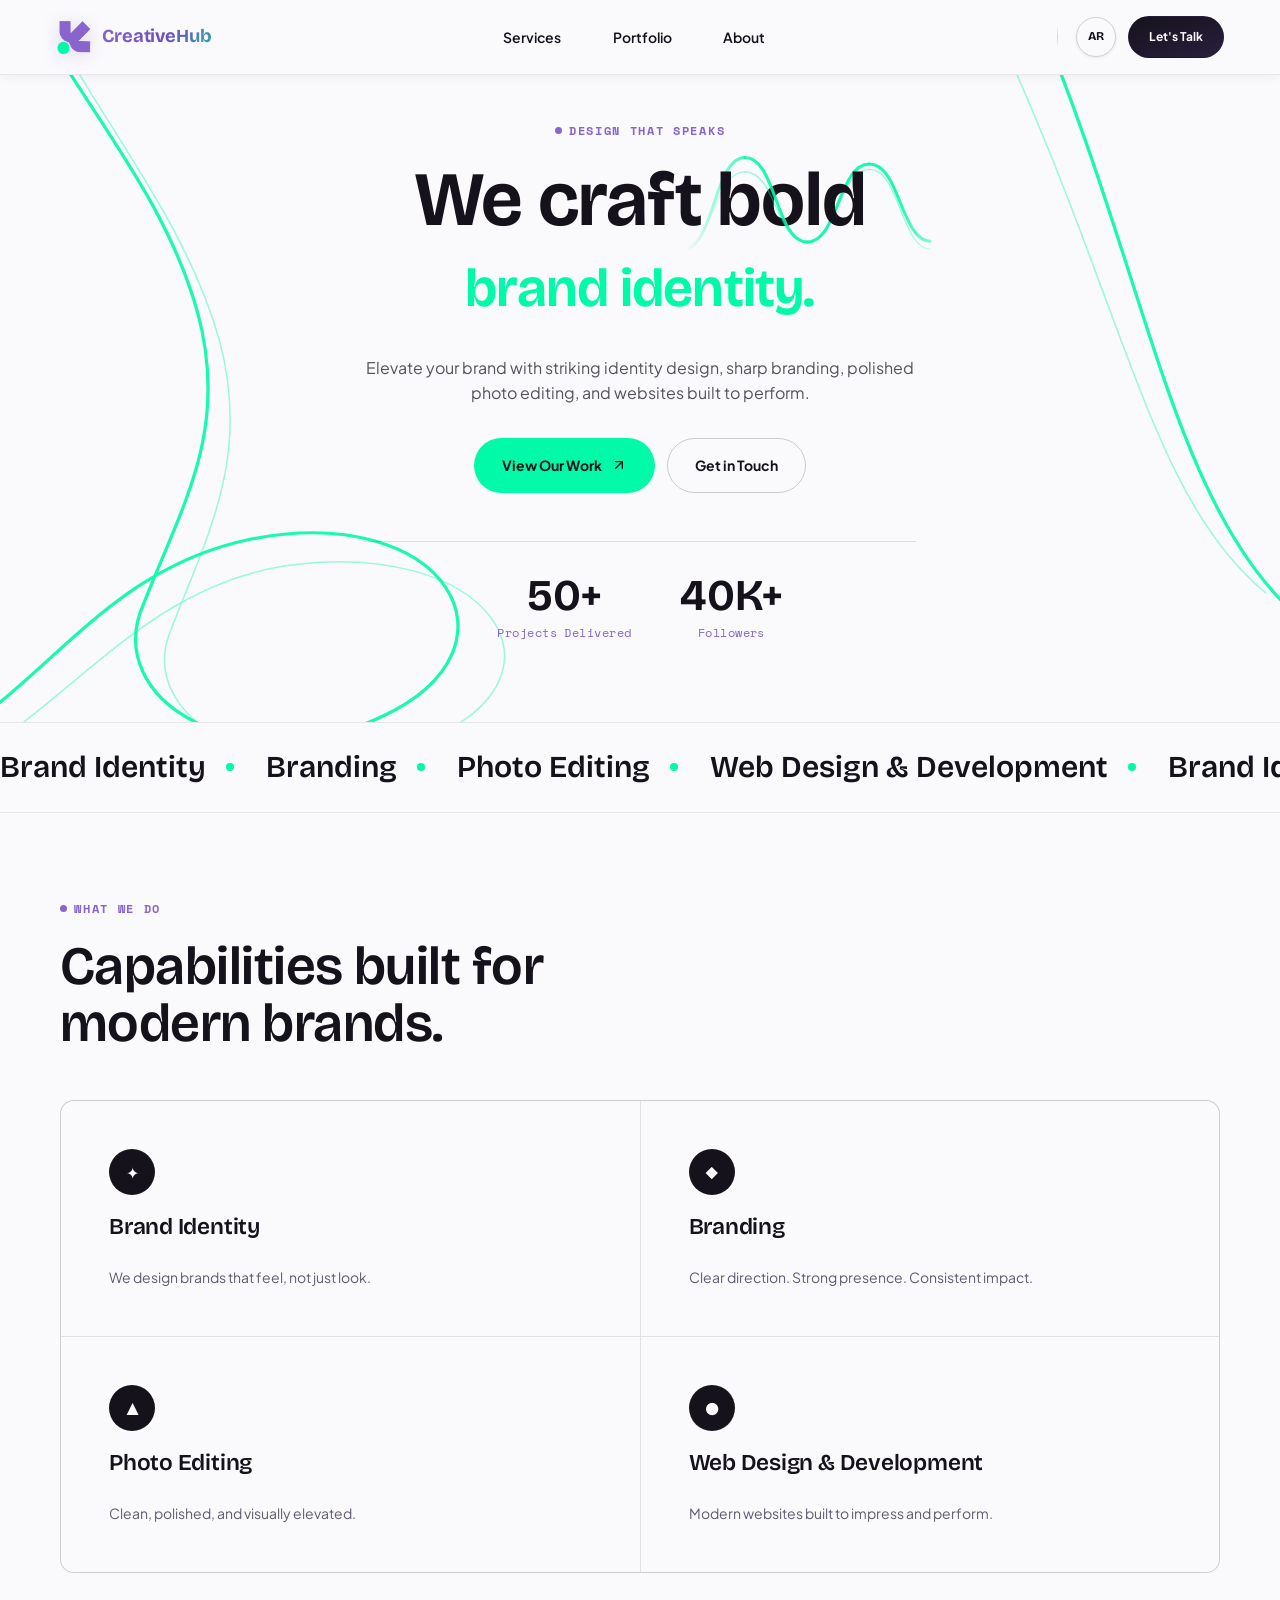
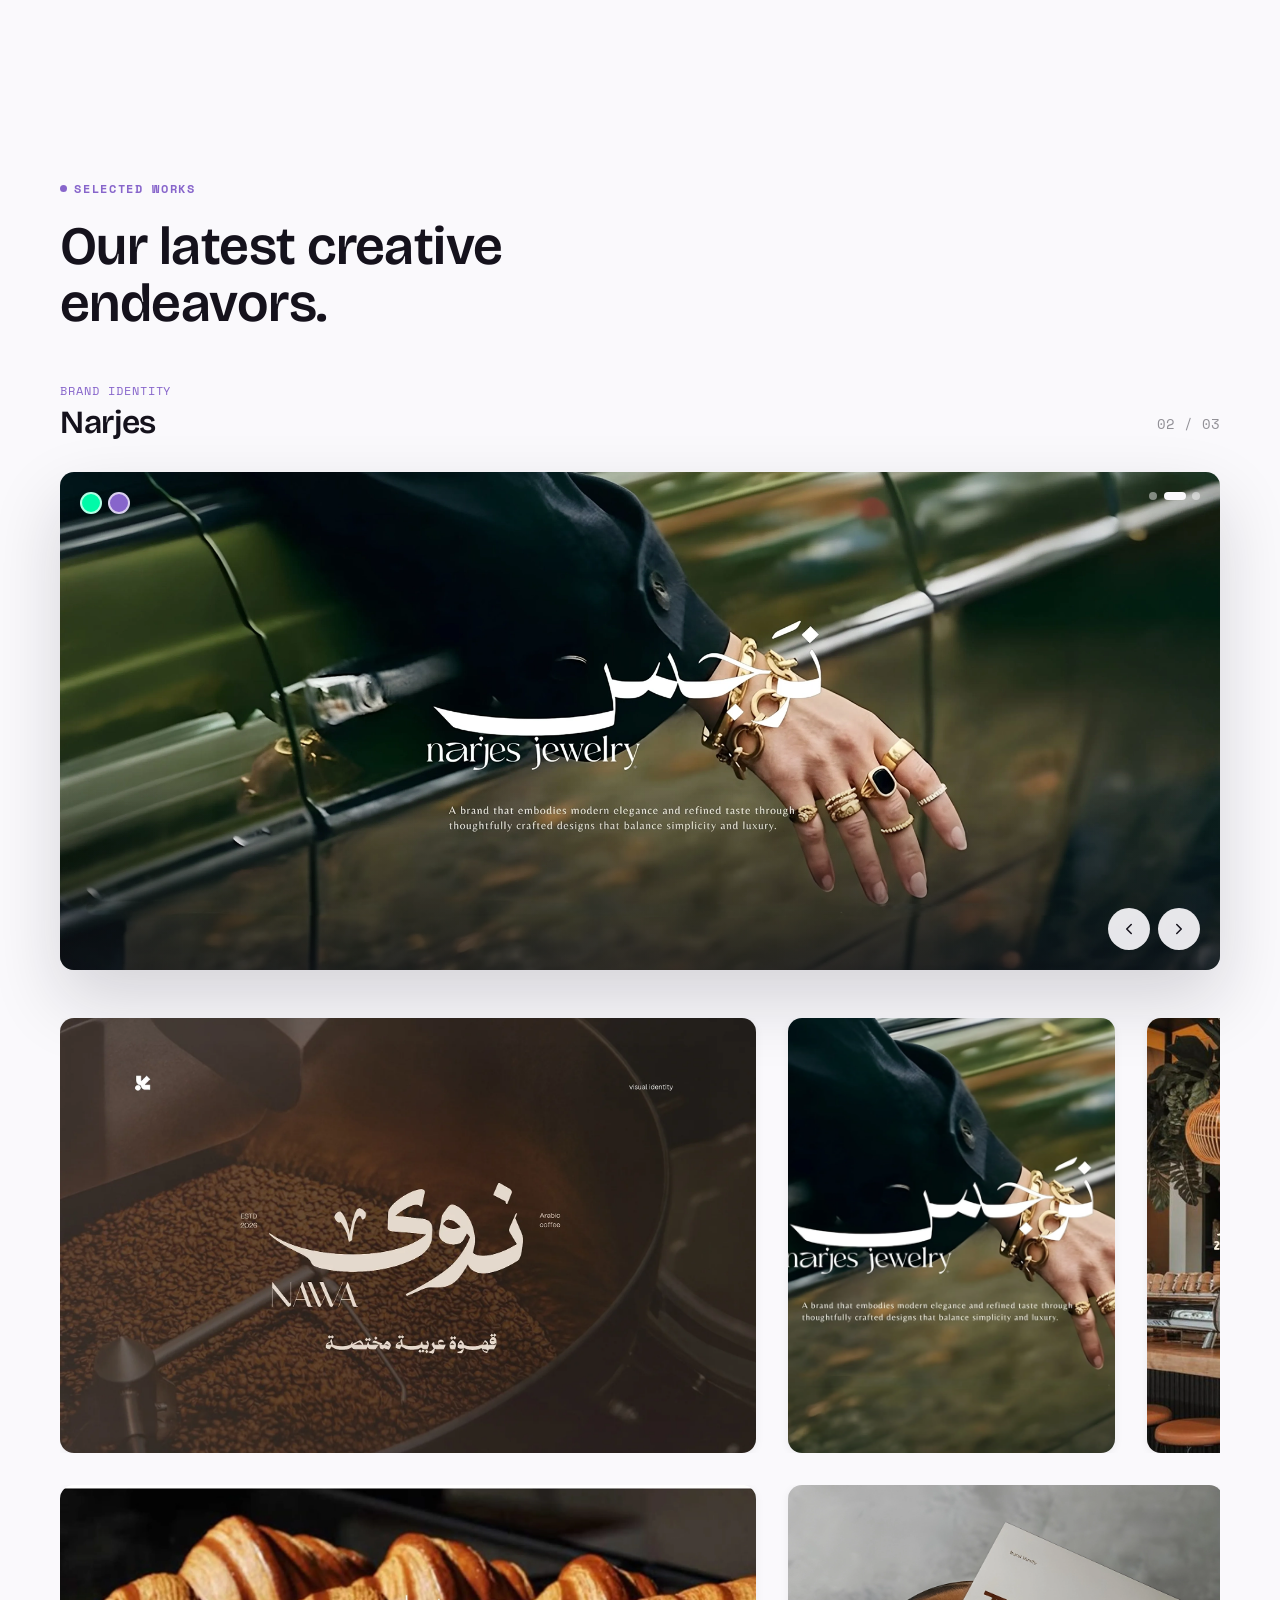
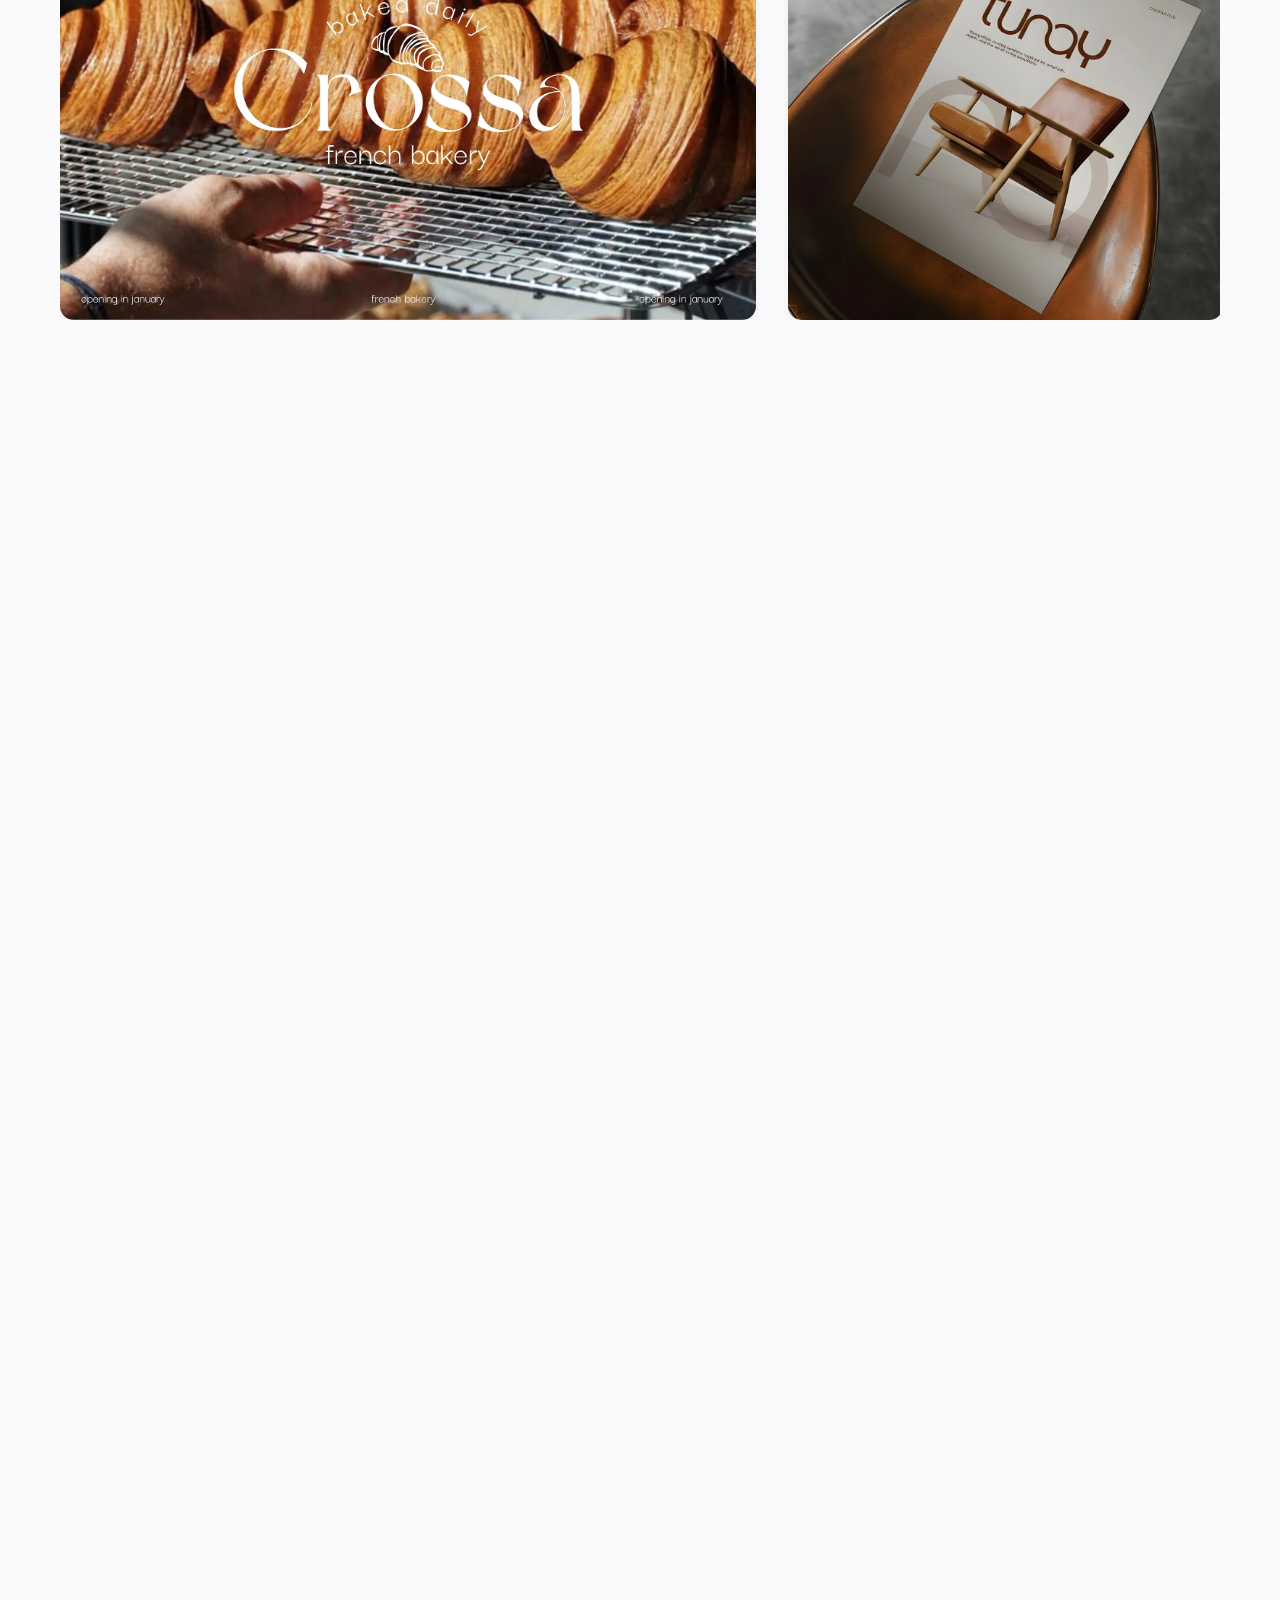
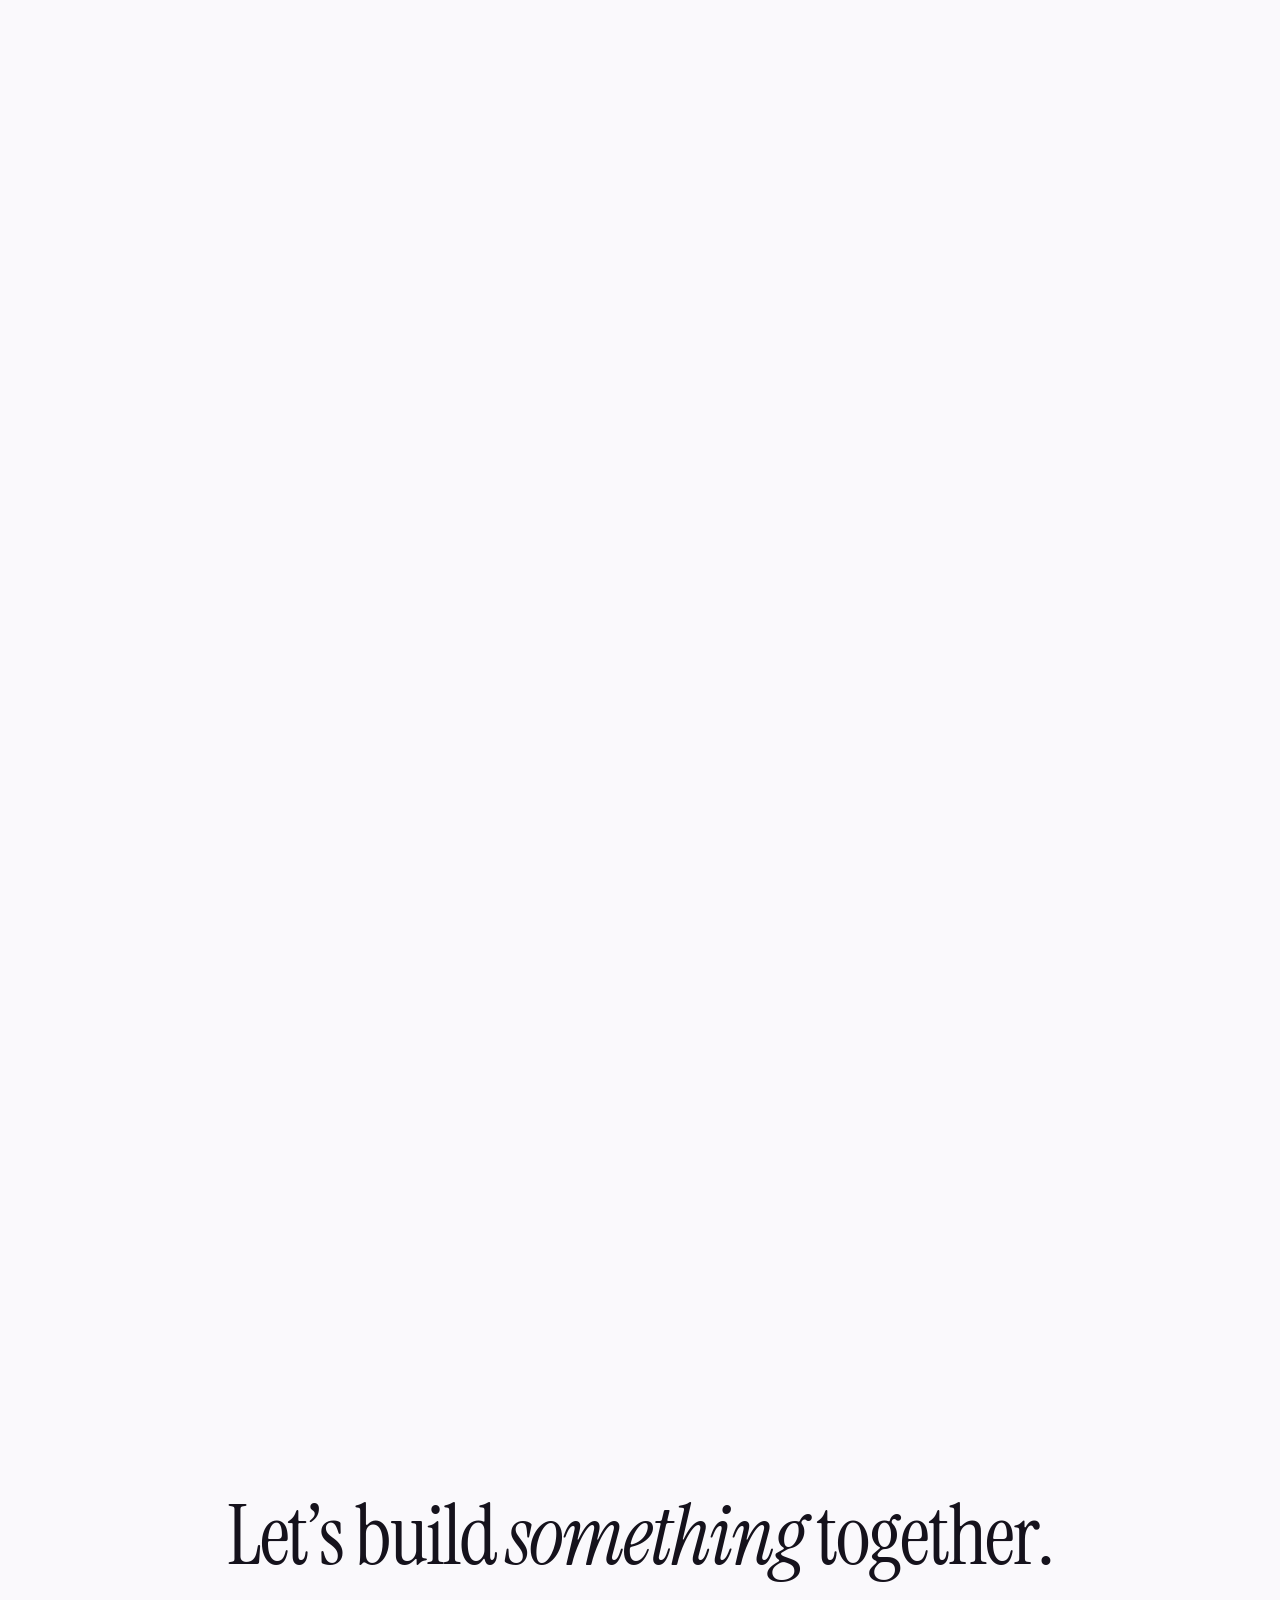
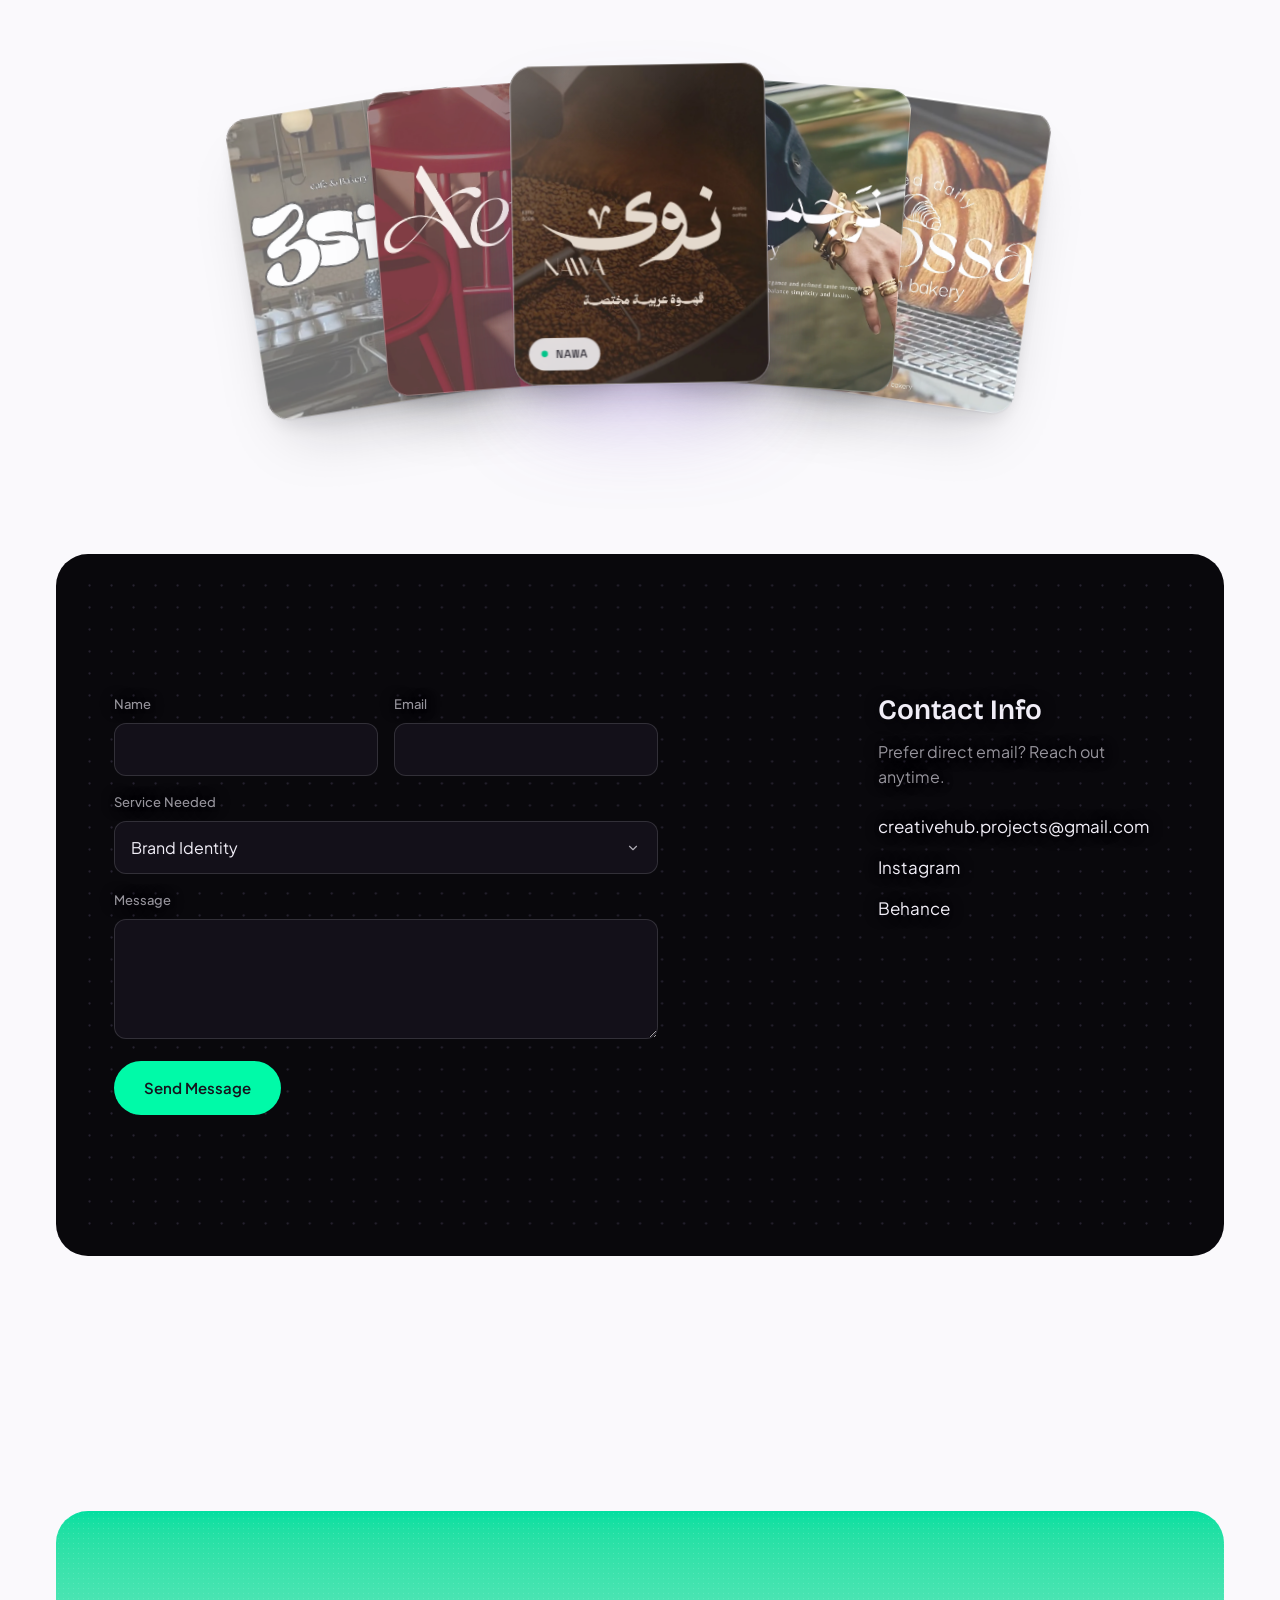
<file: index.html>
<!DOCTYPE html>
<html lang="en" dir="ltr">
<head>
  <meta charset="UTF-8">
  <meta name="viewport" content="width=device-width, initial-scale=1.0">

  
  <script>
    (function () {
      try {
        var lang = localStorage.getItem('siteLang') || 'en';
        var html = document.documentElement;
        html.setAttribute('lang', lang);
        html.setAttribute('dir', lang === 'ar' ? 'rtl' : 'ltr');
        if (lang === 'ar') html.classList.add('i18n-pending');
      } catch (e) {}
    })();
  </script>
  <style>html.i18n-pending body { visibility: hidden; }</style>

  
  <script>
    (function () {
      try {
        var navType = 'navigate';
        var entries = performance.getEntriesByType && performance.getEntriesByType('navigation');
        if (entries && entries[0]) {
          navType = entries[0].type;
        } else if (performance.navigation) {
          navType = performance.navigation.type === 1 ? 'reload' : 'navigate';
        }

        if (navType !== 'reload' && sessionStorage.getItem('chSplashSeen')) {
          document.documentElement.classList.add('loader-seen');
        }
      } catch (e) {}
    })();
  </script>

  <title>Creative Hub | Graphic Design Agency</title>
  <meta name="description" content="Creative Hub is an independent design agency crafting bold brand identities, polished photography, and modern websites for visionary brands.">
  <meta property="og:type" content="website">
  <meta property="og:title" content="Creative Hub | Graphic Design Agency">
  <meta property="og:description" content="Elevate your brand with identity design, branding, photo editing, and web design & development.">
  <meta property="og:image" content="https://creativehubstudio.site/assets/images/logo.png">
  <meta property="og:url" content="https://creativehubstudio.site/">
  <meta name="twitter:card" content="summary_large_image">
  <meta name="theme-color" content="#15121C">
  <link rel="canonical" href="https://creativehubstudio.site/">
  <link rel="icon" type="image/png" href="assets/images/logo.png">

  <link rel="preconnect" href="https://fonts.googleapis.com">
  <link rel="preconnect" href="https://fonts.gstatic.com" crossorigin>
  <link href="https://fonts.googleapis.com/css2?family=Bricolage+Grotesque:opsz,wght@12..96,400..700&family=Plus+Jakarta+Sans:wght@400;500;600;700&family=Space+Mono:ital,wght@0,400;0,700;1,400&family=Alexandria:wght@400;600;700;800&family=Readex+Pro:wght@400;500;600;700&display=swap" rel="stylesheet">
  <link rel="stylesheet" href="css/main.css">
  <link rel="stylesheet" href="css/components.css">
  <link rel="stylesheet" href="css/pages.css">
  <link rel="stylesheet" href="css/responsive.css">
  <link rel="stylesheet" href="css/focus-scroll.css">
  <link rel="stylesheet" href="css/focus-gallery.css">
  <link rel="stylesheet" href="css/studio-stage.css">
  <link rel="stylesheet" href="css/focus-fade.css">
  <link href="https://fonts.googleapis.com/css2?family=Instrument+Serif:ital@0;1&family=Amiri:wght@400;700&display=swap" rel="stylesheet">
  <link rel="stylesheet" href="css/statement.css">
  <link rel="stylesheet" href="css/card-stack.css">
  <link rel="stylesheet" href="css/dotfield.css">

  
  <script type="application/ld+json">
  {
    "@context": "https://schema.org",
    "@type": "ProfessionalService",
    "name": "Creative Hub",
    "description": "Independent design agency crafting bold brand identities, branding, photo editing, and web design & development.",
    "url": "https://creativehubstudio.site/",
    "logo": "https://creativehubstudio.site/assets/images/logo.png",
    "sameAs": [
      "https://www.instagram.com/creative.huub/",
      "https://www.behance.net/creativehub455"
    ]
  }
  </script>
</head>
<body id="top">
  <div class="page-loader" id="pageLoader" role="status" aria-live="polite" aria-label="Loading">
    <span class="page-loader-frame" aria-hidden="true"></span>
    <div class="page-loader-videos">
      <video class="page-loader-media" autoplay muted loop playsinline aria-hidden="true">
        <source src="assets/videos/logo2.webm" type="video/webm">
      </video>
      <video class="page-loader-media page-loader-media--secondary" autoplay muted loop playsinline aria-hidden="true">
        <source src="assets/videos/logo3.webm" type="video/webm">
      </video>
    </div>
    <span class="page-loader-label" data-en="Creative Hub" data-ar="كرييتف هب">Creative Hub</span>
    <span class="page-loader-counter"><span id="pageLoaderCounter">0</span>%</span>
  </div>
  <div class="scroll-progress" id="scrollProgress" role="presentation"></div>
  <a href="#main" class="skip-link">Skip to content</a>

  <header class="site-header" id="siteHeader">
    <div class="header-bar">
      <a href="index.html" class="brand">
        <img src="assets/images/logo.png" alt="Creative Hub logo" class="brand-logo">
        <h3 class="brand-name">CreativeHub</h3>
      </a>

      <nav class="main-nav">
        <ul class="nav-list">
          <li><a href="pages/services.html" class="nav-link" data-en="Services" data-ar="الخدمات">Services</a></li>
          <li><a href="pages/portfolio.html" class="nav-link" data-en="Portfolio" data-ar="أعمالنا">Portfolio</a></li>
          <li><a href="pages/about.html" class="nav-link" data-en="About" data-ar="من نحن">About</a></li>
        </ul>
      </nav>

      <div class="header-actions">
        <button type="button" id="langToggle" class="lang-switch" aria-label="Switch language to Arabic">AR</button>
        <a href="pages/contact.html" class="btn btn-primary btn-sm" data-en="Let's Talk" data-ar="لنتحدث">Let's Talk</a>
        <button type="button" class="nav-toggle" id="navToggle" aria-expanded="false" aria-label="Open menu" aria-controls="mobileNavPanel">
          <span class="nav-toggle-bar"></span>
          <span class="nav-toggle-bar"></span>
          <span class="nav-toggle-bar"></span>
        </button>
      </div>
    </div>
  </header>

  <div class="mobile-nav-panel" id="mobileNavPanel">
    <ul class="mobile-nav-list">
      <li><a href="index.html" class="mobile-nav-link"><span data-en="01" data-ar="٠١">01</span> <div data-en="Home" data-ar="الرئيسية">Home</div></a></li>
      <li><a href="pages/services.html" class="mobile-nav-link"><span data-en="02" data-ar="٠٢">02</span> <div data-en="Services" data-ar="الخدمات">Services</div></a></li>
      <li><a href="pages/portfolio.html" class="mobile-nav-link"><span data-en="03" data-ar="٠٣">03</span> <div data-en="Portfolio" data-ar="أعمالنا">Portfolio</div></a></li>
      <li><a href="pages/about.html" class="mobile-nav-link"><span data-en="04" data-ar="٠٤">04</span> <div data-en="About" data-ar="من نحن">About</div></a></li>
      <li><a href="pages/contact.html" class="mobile-nav-link"><span data-en="05" data-ar="٠٥">05</span> <div data-en="Contact" data-ar="اتصل بنا">Contact</div></a></li>
    </ul>
  </div>

  <main id="main">
    <section class="hero">
      <div class="grain" aria-hidden="true"></div>
      <div class="hero-swirl" aria-hidden="true">
        <svg viewBox="0 0 1200 600" preserveAspectRatio="xMidYMid slice" xmlns="http://www.w3.org/2000/svg">
          <path class="hero-swirl-arc hero-swirl-arc--thin" d="M 1290,480 C 1180,390 1160,210 1030,-65" />
          <path class="hero-swirl-arc" d="M 1335,515 C 1200,410 1185,190 1070,-75" />
          <path class="hero-swirl-loop hero-swirl-loop--thin" d="M -100,680 C 60,610 120,480 270,455 C 460,427 545,555 405,615 C 265,672 130,600 165,515 C 198,428 240,355 210,245 C 183,150 125,75 75,-10" />
          <path class="hero-swirl-loop" d="M -100,650 C 40,590 90,460 240,430 C 420,395 500,530 360,595 C 230,655 100,580 140,490 C 175,400 220,330 190,220 C 165,130 110,60 60,-20" />
        </svg>
      </div>
      <div class="container">
        <div class="hero-grid">
          <div>
            <span class="hero-eyebrow eyebrow" data-en="Design That Speaks" data-ar="تصميم يتحدث عنك">Design That Speaks</span>
            <h1 class="hero-title">
              <span class="hero-weave" id="heroWeave"><svg class="hero-weave-svg hero-weave-svg--back" aria-hidden="true" focusable="false"></svg><span class="hero-weave-text" data-en="We craft bold" data-ar="نبتكر لك">We craft bold</span><svg class="hero-weave-svg hero-weave-svg--front" aria-hidden="true" focusable="false"></svg></span>
              <br>
              <span class="txt-rotate" id="rotatingText" data-en="brand worlds." data-ar="علامات جريئة.">brand worlds.</span>
            </h1>
            <p class="hero-lead" data-en="Elevate your brand with striking identity design, sharp branding, polished photo editing, and websites built to perform." data-ar="ارتقِ بعلامتك التجارية من خلال هوية بصرية لافتة، وبناء علامة تجارية واضح، وتحرير صور احترافي، ومواقع إلكترونية مصممة لتؤدي بأفضل شكل.">Elevate your brand with striking identity design, sharp branding, polished photo editing, and websites built to perform.</p>
            <div class="hero-ctas">
              <a href="pages/portfolio.html" class="btn btn-mint">
                <span data-en="View Our Work" data-ar="شاهد أعمالنا">View Our Work</span>
                <svg viewBox="0 0 24 24" fill="none" stroke="currentColor" stroke-width="2" stroke-linecap="round" stroke-linejoin="round"><line x1="7" y1="17" x2="17" y2="7"></line><polyline points="7 7 17 7 17 17"></polyline></svg>
              </a>
              <a href="pages/contact.html" class="btn btn-outline" data-en="Get in Touch" data-ar="تواصل معنا">Get in Touch</a>
            </div>
            <div class="hero-stats stat-row">
              <div>
                <span class="stat-num" data-count="50" data-suffix="+">0</span>
                <span class="stat-label" data-en="Projects Delivered" data-ar="مشروع مُنجز">Projects Delivered</span>
              </div>
              <div>
                <span class="stat-num" data-count="40" data-suffix="K+">0</span>
                <span class="stat-label" data-en="Followers" data-ar="متابع">Followers</span>
              </div>
            </div>
          </div>
        </div>
      </div>
    </section>

    <div class="marquee">
      <div class="marquee-track">
        <span class="marquee-item" data-en="Brand Identity" data-ar="الهوية البصرية">Brand Identity</span>
        <span class="marquee-item" data-en="Branding" data-ar="بناء العلامة التجارية">Branding</span>
        <span class="marquee-item" data-en="Photo Editing" data-ar="تحرير الصور">Photo Editing</span>
        <span class="marquee-item" data-en="Web Design & Development" data-ar="تصميم وتطوير المواقع">Web Design & Development</span>

        <span class="marquee-item" data-en="Brand Identity" data-ar="الهوية البصرية" aria-hidden="true">Brand Identity</span>
        <span class="marquee-item" data-en="Branding" data-ar="بناء العلامة التجارية" aria-hidden="true">Branding</span>
        <span class="marquee-item" data-en="Photo Editing" data-ar="تحرير الصور" aria-hidden="true">Photo Editing</span>
        <span class="marquee-item" data-en="Web Design & Development" data-ar="تصميم وتطوير المواقع" aria-hidden="true">Web Design & Development</span>
      </div>
    </div>

    <section class="section section--tight">
      <div class="container">
        <div class="section-head reveal">
          <span class="eyebrow" data-en="What We Do" data-ar="ماذا نقدم">What We Do</span>
          <h2 data-en="Capabilities built for modern brands." data-ar="قدرات مصممة للعلامات التجارية العصرية.">Capabilities built for modern brands.</h2>
        </div>
        <div class="services-grid reveal-stagger">
          <div class="service-card">
            <div class="service-top">
              <div class="service-icon" aria-hidden="true">✦</div>
            </div>
            <h3 class="service-title" data-en="Brand Identity" data-ar="الهوية البصرية">Brand Identity</h3>
            <p class="service-desc" data-en="We design brands that feel, not just look." data-ar="نصمم علامات تجارية تُحسّ، لا تُرى فقط.">We design brands that feel, not just look.</p>
          </div>
          <div class="service-card">
            <div class="service-top">
              <div class="service-icon" aria-hidden="true">◆</div>
            </div>
            <h3 class="service-title" data-en="Branding" data-ar="بناء العلامة التجارية">Branding</h3>
            <p class="service-desc" data-en="Clear direction. Strong presence. Consistent impact." data-ar="اتجاه واضح. حضور قوي. تأثير ثابت.">Clear direction. Strong presence. Consistent impact.</p>
          </div>
          <div class="service-card">
            <div class="service-top">
              <div class="service-icon" aria-hidden="true">▲</div>
            </div>
            <h3 class="service-title" data-en="Photo Editing" data-ar="تحرير الصور">Photo Editing</h3>
            <p class="service-desc" data-en="Clean, polished, and visually elevated." data-ar="نظيفة، أنيقة، وبمستوى بصري راقٍ.">Clean, polished, and visually elevated.</p>
          </div>
          <div class="service-card">
            <div class="service-top">
              <div class="service-icon" aria-hidden="true">●</div>
            </div>
            <h3 class="service-title" data-en="Web Design & Development" data-ar="تصميم وتطوير المواقع">Web Design & Development</h3>
            <p class="service-desc" data-en="Modern websites built to impress and perform." data-ar="مواقع عصرية مصممة لتبهر وتُقدّم أداءً حقيقياً.">Modern websites built to impress and perform.</p>
          </div>
        </div>
      </div>
    </section>

    <section class="section projects-section">
      <div class="container">
        <div class="section-head reveal">
          <span class="eyebrow" data-en="Selected Works" data-ar="أعمال مختارة">Selected Works</span>
          <h2 data-en="Our latest creative endeavors." data-ar="نظرة على أحدث إبداعاتنا الفنية.">Our latest creative endeavors.</h2>
        </div>

        <div class="project-showcase reveal" id="projectShowcase">
          <div class="project-showcase-head">
            <div>
              <span class="project-showcase-tag" id="pwTag" data-en="Brand Identity" data-ar="هوية بصرية">Brand Identity</span>
              <h3 class="project-showcase-title" id="pwTitle" data-en="NAWA Arabic Coffee" data-ar="قهوة نوى العربية">NAWA Arabic Coffee</h3>
            </div>
            <span class="project-showcase-counter" aria-hidden="true"><span id="pwCurrent">01</span> / <span id="pwTotal">03</span></span>
          </div>

          <div class="project-showcase-stage">
            <div class="project-showcase-track" id="pwTrack">
              <a href="pages/portfolio.html" class="project-showcase-slide" data-tag-en="Brand Identity" data-tag-ar="هوية بصرية" data-title-en="NAWA Arabic Coffee" data-title-ar="قهوة نوى العربية">
                <img class="project-showcase-img" src="assets/images/NAWA.webp" alt="NAWA Arabic Coffee" loading="lazy">
              </a>
              <a href="pages/portfolio.html" class="project-showcase-slide" data-tag-en="Brand Identity" data-tag-ar="هوية بصرية" data-title-en="Narjes" data-title-ar="نرجس">
                <img class="project-showcase-img" src="assets/images/NARJES.webp" alt="Narjes" loading="lazy">
              </a>
              <a href="pages/portfolio.html" class="project-showcase-slide" data-tag-en="Brand Identity" data-tag-ar="هوية بصرية" data-title-en="Rukna" data-title-ar="ركنة">
                <img class="project-showcase-img" src="assets/images/RUKNA.webp" alt="Rukna" loading="lazy">
              </a>
            </div>

            <div class="project-showcase-swatches" aria-hidden="true">
              <span class="pw-swatch pw-swatch--mint"></span>
              <span class="pw-swatch pw-swatch--violet"></span>
            </div>

            <div class="project-showcase-dots" id="pwDots" role="tablist" aria-label="Project slides">
              <button type="button" class="pw-dot is-active" aria-label="1" aria-selected="true"></button>
              <button type="button" class="pw-dot" aria-label="2" aria-selected="false"></button>
              <button type="button" class="pw-dot" aria-label="3" aria-selected="false"></button>
            </div>

            <a href="pages/portfolio.html" class="btn btn-mint project-showcase-watch">
              <span data-en="Watch" data-ar="شاهد">Watch</span>
              <svg viewBox="0 0 24 24" fill="currentColor"><polygon points="6 3 20 12 6 21 6 3"></polygon></svg>
            </a>

            <div class="project-showcase-nav">
              <button type="button" class="pw-arrow pw-prev" id="pwPrev" aria-label="Previous project">
                <svg viewBox="0 0 24 24" fill="none" stroke="currentColor" stroke-width="2" stroke-linecap="round" stroke-linejoin="round"><polyline points="15 18 9 12 15 6"></polyline></svg>
              </button>
              <button type="button" class="pw-arrow pw-next" id="pwNext" aria-label="Next project">
                <svg viewBox="0 0 24 24" fill="none" stroke="currentColor" stroke-width="2" stroke-linecap="round" stroke-linejoin="round"><polyline points="9 18 15 12 9 6"></polyline></svg>
              </button>
            </div>
          </div>
        </div>

        <div class="project-marquee reveal" aria-label="More of our projects">
          <div class="project-marquee-row">
            <div class="project-marquee-track project-marquee-track--reverse">
              <a href="pages/portfolio.html" class="project-marquee-item is-wide"><img src="assets/images/NAWA.webp" alt="NAWA Arabic Coffee" loading="lazy"></a>
              <a href="pages/portfolio.html" class="project-marquee-item is-portrait"><img src="assets/images/NARJES.webp" alt="Narjes" loading="lazy"></a>
              <a href="pages/portfolio.html" class="project-marquee-item is-square"><img src="assets/images/RUKNA.webp" alt="Rukna" loading="lazy"></a>
              <a href="pages/portfolio.html" class="project-marquee-item is-wide"><img src="assets/images/3SIPS.webp" alt="3Sips" loading="lazy"></a>
              <a href="pages/portfolio.html" class="project-marquee-item is-portrait"><img src="assets/images/AERIS.webp" alt="Aeris" loading="lazy"></a>

              <a href="pages/portfolio.html" class="project-marquee-item is-wide" aria-hidden="true" tabindex="-1"><img src="assets/images/NAWA.webp" alt="" loading="lazy"></a>
              <a href="pages/portfolio.html" class="project-marquee-item is-portrait" aria-hidden="true" tabindex="-1"><img src="assets/images/NARJES.webp" alt="" loading="lazy"></a>
              <a href="pages/portfolio.html" class="project-marquee-item is-square" aria-hidden="true" tabindex="-1"><img src="assets/images/RUKNA.webp" alt="" loading="lazy"></a>
              <a href="pages/portfolio.html" class="project-marquee-item is-wide" aria-hidden="true" tabindex="-1"><img src="assets/images/3SIPS.webp" alt="" loading="lazy"></a>
              <a href="pages/portfolio.html" class="project-marquee-item is-portrait" aria-hidden="true" tabindex="-1"><img src="assets/images/AERIS.webp" alt="" loading="lazy"></a>
            </div>
          </div>
          <div class="project-marquee-row">
            <div class="project-marquee-track">
              <a href="pages/portfolio.html" class="project-marquee-item is-wide"><img src="assets/images/CROSSA.webp" alt="Crossa" loading="lazy"></a>
              <a href="pages/portfolio.html" class="project-marquee-item is-square"><img src="assets/images/tunay/tunay-01.webp" alt="Tunay" loading="lazy"></a>
              <a href="pages/portfolio.html" class="project-marquee-item is-portrait"><img src="assets/images/zetso/zetso.webp" alt="Zetso" loading="lazy"></a>
              <a href="pages/portfolio.html" class="project-marquee-item is-wide"><img src="assets/images/alavxa/alavxa-11.webp" alt="Alavxa" loading="lazy"></a>
              <a href="pages/portfolio.html" class="project-marquee-item is-portrait"><img src="assets/images/NAWA.webp" alt="NAWA Arabic Coffee" loading="lazy"></a>

              <a href="pages/portfolio.html" class="project-marquee-item is-wide" aria-hidden="true" tabindex="-1"><img src="assets/images/CROSSA.webp" alt="" loading="lazy"></a>
              <a href="pages/portfolio.html" class="project-marquee-item is-square" aria-hidden="true" tabindex="-1"><img src="assets/images/tunay/tunay-01.webp" alt="" loading="lazy"></a>
              <a href="pages/portfolio.html" class="project-marquee-item is-portrait" aria-hidden="true" tabindex="-1"><img src="assets/images/zetso/zetso.webp" alt="" loading="lazy"></a>
              <a href="pages/portfolio.html" class="project-marquee-item is-wide" aria-hidden="true" tabindex="-1"><img src="assets/images/alavxa/alavxa-11.webp" alt="" loading="lazy"></a>
              <a href="pages/portfolio.html" class="project-marquee-item is-portrait" aria-hidden="true" tabindex="-1"><img src="assets/images/NAWA.webp" alt="" loading="lazy"></a>
            </div>
          </div>
        </div>
      </div>
    </section>

    <section class="section section--tight section--video-adjacent">
      <div class="container">
        <div class="tools-band reveal">
          <div class="tools-band-marquee marquee marquee--on-mint">
            <div class="marquee-track">
              <span class="marquee-item" data-en="We Create Art" data-ar="نصنع فناً">We Create Art</span>
              <span class="marquee-item" data-en="We Design Brands" data-ar="نصمم علامات">We Design Brands</span>
              <span class="marquee-item" data-en="We Craft Visions" data-ar="نبتكر رؤى">We Craft Visions</span>
              <span class="marquee-item" data-en="We Build Ideas" data-ar="نبني أفكاراً">We Build Ideas</span>
              <span class="marquee-item" data-en="We Create Art" data-ar="نصنع فناً" aria-hidden="true">We Create Art</span>
              <span class="marquee-item" data-en="We Design Brands" data-ar="نصمم علامات" aria-hidden="true">We Design Brands</span>
              <span class="marquee-item" data-en="We Craft Visions" data-ar="نبتكر رؤى" aria-hidden="true">We Craft Visions</span>
              <span class="marquee-item" data-en="We Build Ideas" data-ar="نبني أفكاراً" aria-hidden="true">We Build Ideas</span>
            </div>
          </div>
          <div class="tools-band-stage" id="logoFallStage">
            <div class="logo-fall-circle logo-fall-circle--md" data-start-x="65" data-delay="0" data-start-y="0">
              <img src="assets/images/logo.png" alt="Creative Hub logo" class="logo-fall-img">
            </div>
            <div class="logo-fall-circle logo-fall-circle--md" data-start-x="71" data-delay="120" data-start-y="60">
              <img src="assets/images/logo.png" alt="Creative Hub logo" class="logo-fall-img">
            </div>
            <div class="logo-fall-circle logo-fall-circle--md" data-start-x="78" data-delay="40" data-start-y="10">
              <img src="assets/images/logo.png" alt="Creative Hub logo" class="logo-fall-img">
            </div>
            <div class="logo-fall-circle logo-fall-circle--md" data-start-x="84" data-delay="200" data-start-y="90">
              <img src="assets/images/logo.png" alt="Creative Hub logo" class="logo-fall-img">
            </div>
            <div class="logo-fall-circle logo-fall-circle--md" data-start-x="90" data-delay="320" data-start-y="30">
              <img src="assets/images/logo.png" alt="Creative Hub logo" class="logo-fall-img">
            </div>
            <div class="logo-fall-circle logo-fall-circle--md" data-start-x="68" data-delay="90" data-start-y="0">
              <img src="assets/images/logo.png" alt="Creative Hub logo" class="logo-fall-img">
            </div>
            <div class="logo-fall-circle logo-fall-circle--md" data-start-x="75" data-delay="430" data-start-y="70">
              <img src="assets/images/logo.png" alt="Creative Hub logo" class="logo-fall-img">
            </div>
            <div class="logo-fall-circle logo-fall-circle--md" data-start-x="82" data-delay="60" data-start-y="20">
              <img src="assets/images/logo.png" alt="Creative Hub logo" class="logo-fall-img">
            </div>
            <div class="logo-fall-circle logo-fall-circle--md" data-start-x="88" data-delay="500" data-start-y="45">
              <img src="assets/images/logo.png" alt="Creative Hub logo" class="logo-fall-img">
            </div>
            <div class="logo-fall-circle logo-fall-circle--md" data-start-x="94" data-delay="260" data-start-y="100">
              <img src="assets/images/logo.png" alt="Creative Hub logo" class="logo-fall-img">
            </div>
          </div>
        </div>
      </div>
    </section>

    <section class="focus-scroll" id="focusScroll">
      <div class="focus-scroll-stage">
        <div class="focus-scroll-bg" aria-hidden="true">
          <div class="focus-fill"></div>
          <div class="focus-glow focus-glow--wide"></div>
          <div class="focus-glow focus-glow--core"></div>
        </div>
        <p class="focus-text">
          <span class="focus-line" data-en="We keep our" data-ar="نُبقي تركيزنا">We keep our</span>
          <span class="focus-line" data-en="focus on" data-ar="دائماً على">focus on</span>
          <span class="focus-line"><span class="focus-accent" data-en="important things" data-ar="الأشياء المهمة">important things</span></span>
        </p>

        <!-- Gallery: same pinned green stage as the statement, so the media rises out of
             the green with no boundary. Driven by js/focus-gallery.js (see css/focus-gallery.css). -->
        <div class="focus-gallery" id="focusGallery" role="region" aria-label="Selected work" data-no-logo-drop>
          <!-- The five columns are built from the MEDIA config at the top of
               js/focus-gallery.js — edit that block to change the wall. -->
          <div class="fg-track" id="fgTrack"></div>

          <p class="fg-hint" aria-hidden="true">
            <span class="fg-hint-mouse" data-en="Keep scrolling — move your mouse to reveal more" data-ar="واصل التمرير — حرّك المؤشر لكشف المزيد">Keep scrolling — move your mouse to reveal more</span>
            <span class="fg-hint-touch" data-en="Keep scrolling" data-ar="واصل التمرير">Keep scrolling</span>
          </p>
          <div class="fg-progress" aria-hidden="true"><span class="fg-progress-bar"></span></div>
        </div>
      </div>
    </section>

    <!-- Editorial statement: sits directly below the gallery images.
         Characters (words in Arabic) are split into spans by js/statement.js and animated by SCROLL POSITION; styles in css/statement.css.
         Copy for both languages lives in the data-st-en / data-st-ar attributes (*word* = emphasised). -->
    <section class="statement" id="statement">
      <div class="statement-inner">
        <p class="statement-text" id="statementText" data-st-en="Let’s build *something* together." data-st-ar="لنبنِ *شيئاً* معاً.">Let’s build <em>something</em> together.</p>
      </div>

      <!-- Card stack: overlapping, tilted cards under the sentence (css/card-stack.css, js/card-stack.js).
           Back cards first, the front card last. --x / --y are in card widths, --r in degrees. -->
      <ul class="card-stack" data-card-stack data-no-logo-drop>
        <li class="cs-card" style="--i:0; --x:-1.12; --y:0.10; --r:-9">
          <div class="cs-face"><img class="cs-img" src="assets/images/3SIPS.webp" alt="3 Sips" loading="lazy" decoding="async"></div>
        </li>
        <li class="cs-card" style="--i:1; --x:1.12; --y:0.08; --r:8">
          <div class="cs-face"><img class="cs-img" src="assets/images/CROSSA.webp" alt="Crossa" loading="lazy" decoding="async"></div>
        </li>
        <li class="cs-card" style="--i:2; --x:-0.58; --y:0.03; --r:-4.5">
          <div class="cs-face"><img class="cs-img" src="assets/images/AERIS.webp" alt="Aeris" loading="lazy" decoding="async"></div>
        </li>
        <li class="cs-card" style="--i:3; --x:0.58; --y:0.02; --r:4">
          <div class="cs-face"><img class="cs-img" src="assets/images/NARJES.webp" alt="Narjes" loading="lazy" decoding="async"></div>
        </li>
        <li class="cs-card cs-card--front" style="--i:4; --x:0; --y:-0.02; --r:-1">
          <div class="cs-face">
            <img class="cs-img" src="assets/images/NAWA.webp" alt="NAWA Arabic Coffee" loading="lazy" decoding="async">
            <span class="cs-tag">NAWA</span>
          </div>
        </li>
      </ul>
    </section>

    <!-- Studio stage: dedicated transition between the gallery and the footer.
         White section between the gallery and the footer. It now holds the dot-field + contact frame (css/dotfield.css). Base styles: css/studio-stage.css -->
    <section class="studio-stage studio-stage--dotfield" id="studioStage">
      <div class="studio-stage-inner">
        <!-- Dot field + contact: one large dark frame. The dot grid is drawn on the canvas by
             js/dotfield.js; the form and contact details are the contact page's content
             (same ids and field names, so js/main.js submits the form and shows the same
             messages). Styles: css/dotfield.css. data-no-logo-drop stops the click-logo
             effect from firing on it. -->
        <div class="dotfield-stage" id="dotfieldStage" data-no-logo-drop>
          <canvas class="dotfield-canvas" id="dotfieldCanvas" aria-hidden="true"></canvas>

          <div class="dotfield-content">
            <form class="df-form" id="contactForm" action="https://formspree.io/f/xkjwjjdv" method="POST">
              <div class="df-row">
                <div class="df-field">
                  <label class="df-label" for="contactName" data-en="Name" data-ar="الاسم">Name</label>
                  <input type="text" id="contactName" name="name" class="df-input" autocomplete="name" required>
                </div>
                <div class="df-field">
                  <label class="df-label" for="contactEmail" data-en="Email" data-ar="البريد الإلكتروني">Email</label>
                  <input type="email" id="contactEmail" name="email" class="df-input" autocomplete="email" required>
                </div>
              </div>
              <div class="df-field">
                <label class="df-label" for="contactService" data-en="Service Needed" data-ar="الخدمة المطلوبة">Service Needed</label>
                <select class="df-select" id="contactService" name="service">
                  <option value="brand-identity" data-en="Brand Identity" data-ar="الهوية البصرية">Brand Identity</option>
                  <option value="branding" data-en="Branding" data-ar="بناء العلامة التجارية">Branding</option>
                  <option value="photo-editing" data-en="Photo Editing" data-ar="تحرير الصور">Photo Editing</option>
                  <option value="web-design-dev" data-en="Web Design & Development" data-ar="تصميم وتطوير المواقع">Web Design & Development</option>
                  <option value="other" data-en="Other" data-ar="خدمات أخرى">Other</option>
                </select>
              </div>
              <div class="df-field">
                <label class="df-label" for="contactMessage" data-en="Message" data-ar="رسالتك">Message</label>
                <textarea id="contactMessage" name="message" class="df-textarea" required></textarea>
              </div>
              <button type="submit" class="df-submit" data-en="Send Message" data-ar="إرسال الرسالة">Send Message</button>
              <div id="formStatus" class="df-status" role="status" aria-live="polite" data-en="Message sent successfully!" data-ar="تم إرسال الرسالة بنجاح!">Message sent successfully!</div>
              <div id="formStatusError" class="df-status df-status--error" role="status" aria-live="polite" data-en="Something went wrong. Please try again or email us directly." data-ar="حدث خطأ ما. حاول مرة أخرى أو راسلنا مباشرة عبر البريد الإلكتروني.">Something went wrong. Please try again or email us directly.</div>
            </form>

            <aside class="df-info">
              <h3 class="df-info-title" data-en="Contact Info" data-ar="معلومات التواصل">Contact Info</h3>
              <p class="df-info-text" data-en="Prefer direct email? Reach out anytime." data-ar="تفضل المراسلة المباشرة عبر الإيميل؟ تواصل معنا في أي وقت.">Prefer direct email? Reach out anytime.</p>
              <a class="df-info-link" href="mailto:creativehub.projects@gmail.com">creativehub.projects@gmail.com</a>
              <a class="df-info-link" href="https://www.instagram.com/creative.huub/" target="_blank" rel="noopener">Instagram</a>
              <a class="df-info-link" href="https://www.behance.net/creativehub455" target="_blank" rel="noopener">Behance</a>
            </aside>
          </div>
        </div>
      </div>
    </section>
  </main>

  <footer class="home-footer">
    <div class="home-footer-shell">
      <div class="home-footer-meta">
        <span data-en="Creative Hub" data-ar="كرييتف هب">Creative Hub</span>
        <i aria-hidden="true"></i>
        <span class="js-year"></span>
      </div>

      <div class="home-footer-stage">
        <div class="home-footer-glow" aria-hidden="true"></div>
        <div class="home-footer-content">
          <nav aria-label="Footer links">
            <ul class="home-footer-links">
              <li><a href="https://www.instagram.com/creative.huub/" target="_blank" rel="noopener"><svg aria-hidden="true" viewBox="0 0 24 24" fill="none" stroke="currentColor" stroke-width="1.8"><rect x="3" y="3" width="18" height="18" rx="5"></rect><circle cx="12" cy="12" r="4"></circle><circle cx="17.5" cy="6.5" r="1"></circle></svg><span data-en="Instagram" data-ar="إنستغرام">Instagram</span></a></li>
              <li><a href="https://www.behance.net/creativehub455" target="_blank" rel="noopener"><strong aria-hidden="true">Bē</strong><span data-en="Behance" data-ar="بيهانس">Behance</span></a></li>
              <li><a href="pages/contact.html"><svg aria-hidden="true" viewBox="0 0 24 24" fill="none" stroke="currentColor" stroke-width="1.8"><rect x="3" y="5" width="18" height="14" rx="2"></rect><path d="m4 7 8 6 8-6"></path></svg><span data-en="Email" data-ar="البريد الإلكتروني">Email</span></a></li>
              <li><a class="home-footer-return" href="#top"><b aria-hidden="true">↑</b><span data-en="Back to top" data-ar="العودة للأعلى">Back to top</span></a></li>
            </ul>
          </nav>
        </div>
        <p class="home-footer-mark" aria-label="Creative Hub"><span data-en="Creative Hub" data-ar="كرييتف هب">Creative Hub</span></p>
      </div>
    </div>
  </footer>

  <button type="button" class="back-to-top" id="backToTop" aria-label="Back to top">
    <svg viewBox="0 0 24 24" fill="none" stroke="currentColor" stroke-width="2" stroke-linecap="round" stroke-linejoin="round"><line x1="12" y1="19" x2="12" y2="5"></line><polyline points="5 12 12 5 19 12"></polyline></svg>
  </button>

  <script src="js/navbar.js"></script>
  <script src="js/animations.js"></script>
  <script src="js/project-showcase.js"></script>
  <script src="js/marquee-cursor.js"></script>
  <script src="js/logo-fall.js"></script>
  <script src="js/logo-drop.js"></script>
  <script src="js/hero-weave.js"></script>
  <script src="js/focus-scroll.js"></script>
  <script src="js/focus-gallery.js"></script>
  <script src="js/focus-fade.js"></script>
  <script src="js/statement.js"></script>
  <script src="js/card-stack.js"></script>
  <script src="js/dotfield.js"></script>
  <script src="js/footer-rise.js"></script>
  <script src="js/main.js"></script>

  </body>
</html>
</file>
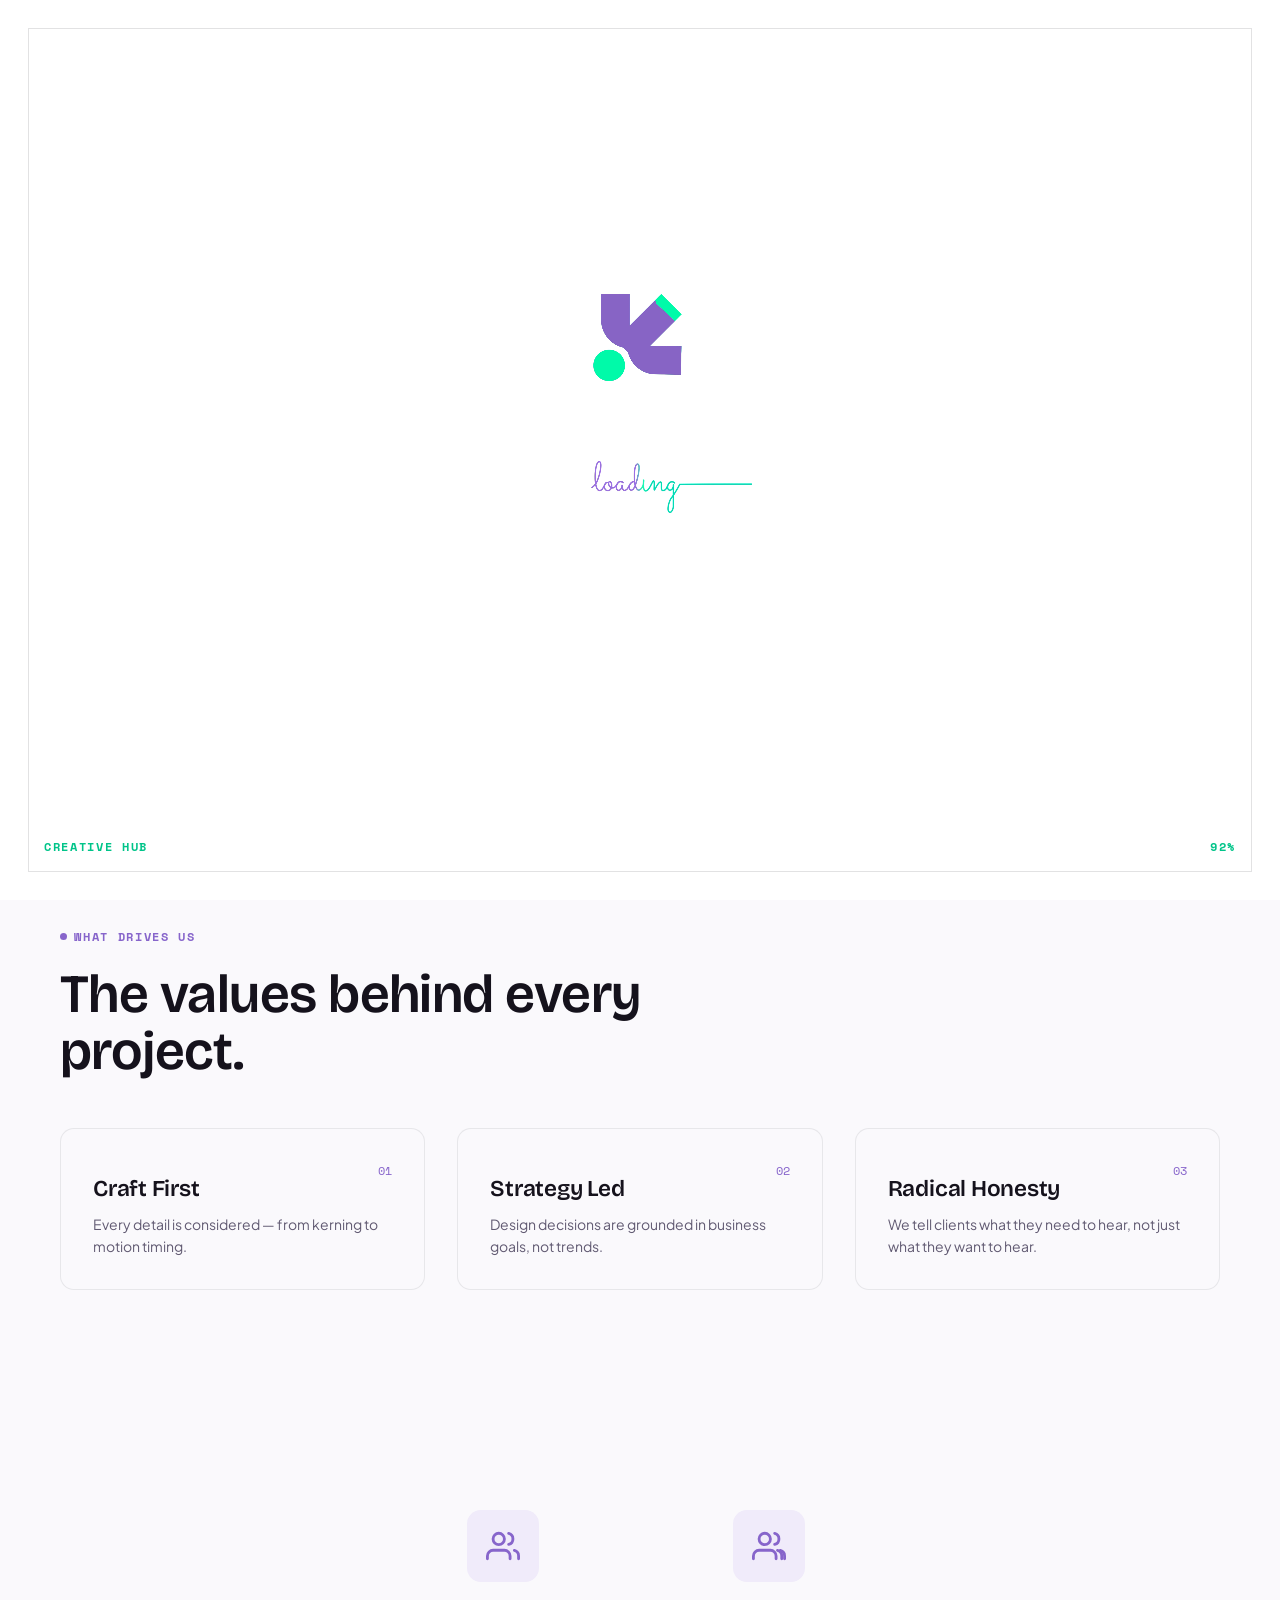
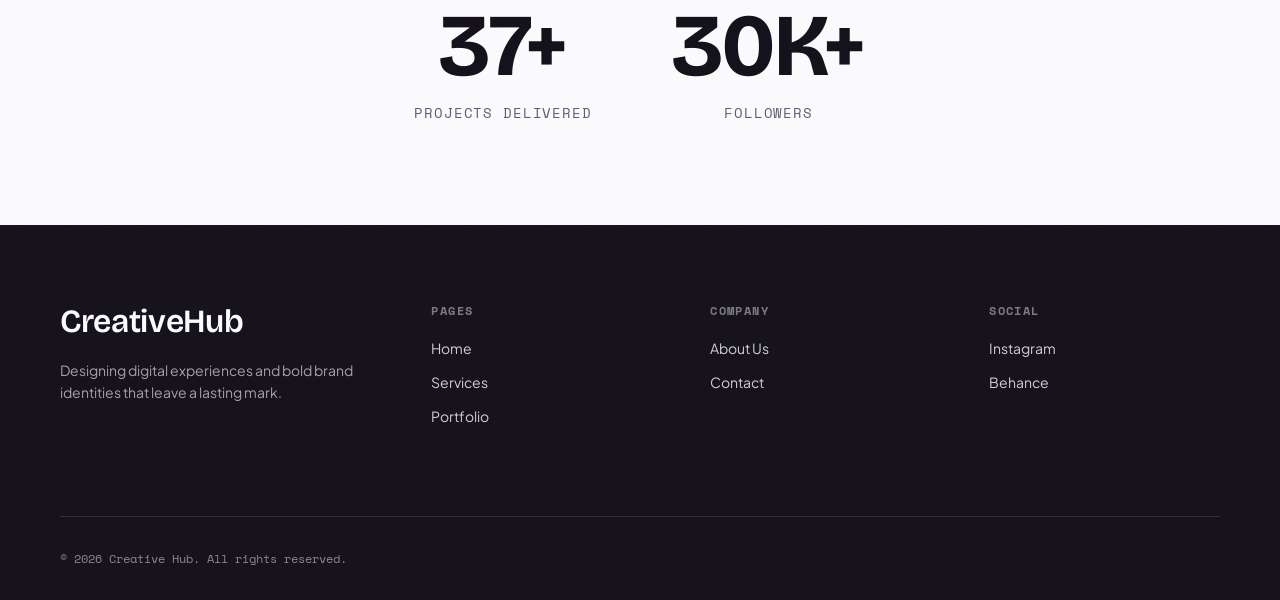
<file: pages/about.html>
<!DOCTYPE html>
<html lang="en" dir="ltr">
<head>
  <meta charset="UTF-8">
  <meta name="viewport" content="width=device-width, initial-scale=1.0">

  
  <script>
    (function () {
      try {
        var lang = localStorage.getItem('siteLang') || 'en';
        var html = document.documentElement;
        html.setAttribute('lang', lang);
        html.setAttribute('dir', lang === 'ar' ? 'rtl' : 'ltr');
        if (lang === 'ar') html.classList.add('i18n-pending');
      } catch (e) {}
    })();
  </script>
  <style>html.i18n-pending body { visibility: hidden; }</style>

  
  <script>
    (function () {
      try {
        var navType = 'navigate';
        var entries = performance.getEntriesByType && performance.getEntriesByType('navigation');
        if (entries && entries[0]) {
          navType = entries[0].type;
        } else if (performance.navigation) {
          navType = performance.navigation.type === 1 ? 'reload' : 'navigate';
        }

        if (navType !== 'reload' && sessionStorage.getItem('chSplashSeen')) {
          document.documentElement.classList.add('loader-seen');
        }
      } catch (e) {}
    })();
  </script>
  <title>About | Creative Hub</title>
  <meta name="description" content="The people, story, and values behind Creative Hub — an independent design agency founded in 2018.">
  <meta property="og:type" content="website">
  <meta property="og:title" content="About | Creative Hub">
  <meta property="og:description" content="The people, story, and values behind Creative Hub — an independent design agency founded in 2018.">
  <meta property="og:image" content="https://creativehubstudio.site/assets/images/logo.png">
  <meta property="og:url" content="https://creativehubstudio.site/pages/about.html">
  <meta name="twitter:card" content="summary_large_image">
  <meta name="theme-color" content="#15121C">
  <link rel="canonical" href="https://creativehubstudio.site/pages/about.html">
  <link rel="icon" type="image/png" href="../assets/images/logo.png">

  <link rel="preconnect" href="https://fonts.googleapis.com">
  <link rel="preconnect" href="https://fonts.gstatic.com" crossorigin>
  <link href="https://fonts.googleapis.com/css2?family=Bricolage+Grotesque:opsz,wght@12..96,400..700&family=Plus+Jakarta+Sans:wght@400;500;600;700&family=Space+Mono:ital,wght@0,400;0,700;1,400&family=Alexandria:wght@400;600;700;800&family=Readex+Pro:wght@400;500;600;700&display=swap" rel="stylesheet">

  <link rel="stylesheet" href="../css/main.css">
  <link rel="stylesheet" href="../css/components.css">
  <link rel="stylesheet" href="../css/pages.css">
  <link rel="stylesheet" href="../css/responsive.css">
</head>
<body>
  <div class="page-loader" id="pageLoader" role="status" aria-live="polite" aria-label="Loading">
    <span class="page-loader-frame" aria-hidden="true"></span>
    <div class="page-loader-videos">
      <video class="page-loader-media" autoplay muted loop playsinline aria-hidden="true">
        <source src="../assets/videos/logo2.webm" type="video/webm">
      </video>
      <video class="page-loader-media page-loader-media--secondary" autoplay muted loop playsinline aria-hidden="true">
        <source src="../assets/videos/logo3.webm" type="video/webm">
      </video>
    </div>
    <span class="page-loader-label" data-en="Creative Hub" data-ar="كرييتف هب">Creative Hub</span>
    <span class="page-loader-counter"><span id="pageLoaderCounter">0</span>%</span>
  </div>
  <div class="scroll-progress" id="scrollProgress" role="presentation"></div>
  <header class="site-header" id="siteHeader">
    <div class="header-bar">
      <a href="../index.html" class="brand">
        <img src="../assets/images/logo.png" alt="Creative Hub logo" class="brand-logo">
        <h3 class="brand-name">CreativeHub</h3>
      </a>

      <nav class="main-nav">
        <ul class="nav-list">
          <li><a href="services.html" class="nav-link" data-en="Services" data-ar="الخدمات">Services</a></li>
          <li><a href="portfolio.html" class="nav-link" data-en="Portfolio" data-ar="أعمالنا">Portfolio</a></li>
          <li><a href="about.html" class="nav-link is-active" data-en="About" data-ar="من نحن">About</a></li>
        </ul>
      </nav>

      <div class="header-actions">
        <button type="button" id="langToggle" class="lang-switch" aria-label="Switch language to Arabic">AR</button>
        <a href="contact.html" class="btn btn-primary btn-sm" data-en="Let's Talk" data-ar="لنتحدث">Let's Talk</a>
        <button type="button" class="nav-toggle" id="navToggle" aria-expanded="false" aria-label="Open menu" aria-controls="mobileNavPanel">
          <span class="nav-toggle-bar"></span>
          <span class="nav-toggle-bar"></span>
          <span class="nav-toggle-bar"></span>
        </button>
      </div>
    </div>
  </header>

  <div class="mobile-nav-panel" id="mobileNavPanel">
    <ul class="mobile-nav-list">
      <li><a href="../index.html" class="mobile-nav-link"><span data-en="01" data-ar="٠١">01</span> <div data-en="Home" data-ar="الرئيسية">Home</div></a></li>
      <li><a href="services.html" class="mobile-nav-link"><span data-en="02" data-ar="٠٢">02</span> <div data-en="Services" data-ar="الخدمات">Services</div></a></li>
      <li><a href="portfolio.html" class="mobile-nav-link"><span data-en="03" data-ar="٠٣">03</span> <div data-en="Portfolio" data-ar="أعمالنا">Portfolio</div></a></li>
      <li><a href="about.html" class="mobile-nav-link is-active"><span data-en="04" data-ar="٠٤">04</span> <div data-en="About" data-ar="من نحن">About</div></a></li>
      <li><a href="contact.html" class="mobile-nav-link"><span data-en="05" data-ar="٠٥">05</span> <div data-en="Contact" data-ar="اتصل بنا">Contact</div></a></li>
    </ul>
  </div>

  <main id="main">
    <div class="page-hero section--ink">
      <div class="container">
        <div class="breadcrumb">
          <a href="../index.html" data-en="Home" data-ar="الرئيسية">Home</a> <span>/</span> <span class="current" data-en="About" data-ar="من نحن">About</span>
        </div>
        <h1 class="page-hero-title" data-en="We Make Ideas Visible." data-ar="نصنع أفكارًا تُرى.">We Make Ideas Visible.</h1>
      </div>
    </div>

    <section class="section container reveal">
      <div class="about-story-grid">
        <div>
          <p class="lead" data-en="At Creative Hub, we build visual identities that turn ideas into brands with a presence of their own." data-ar="نبني في Creative Hub هويات بصرية تحوّل الأفكار إلى علامات لها حضورها الخاص.">At Creative Hub, we build visual identities that turn ideas into brands with a presence of their own.</p>
        </div>
        <div class="about-story-body">
          <blockquote class="pull-quote">
            <span data-en='We design what stays in memory.' data-ar='نصمم ما يبقى في الذاكرة.'>We design what stays in memory.</span>
          </blockquote>
        </div>
      </div>
    </section>

    <section class="section">
      <div class="container">
        <div class="section-head reveal">
          <span class="eyebrow" data-en="What Drives Us" data-ar="ما الذي يحرّكنا">What Drives Us</span>
          <h2 data-en="The values behind every project." data-ar="القيم التي تقود كل مشروع.">The values behind every project.</h2>
        </div>
        <div class="values-grid reveal-stagger">
          <div class="value-card">
            <span class="value-index">01</span>
            <h3 data-en="Craft First" data-ar="الإتقان أولاً">Craft First</h3>
            <p data-en="Every detail is considered — from kerning to motion timing." data-ar="كل تفصيلة مدروسة، من تباعد الأحرف إلى توقيت الحركة.">Every detail is considered — from kerning to motion timing.</p>
          </div>
          <div class="value-card">
            <span class="value-index">02</span>
            <h3 data-en="Strategy Led" data-ar="مبني على الاستراتيجية">Strategy Led</h3>
            <p data-en="Design decisions are grounded in business goals, not trends." data-ar="قراراتنا التصميمية مبنية على أهداف العمل، لا على الموضة العابرة.">Design decisions are grounded in business goals, not trends.</p>
          </div>
          <div class="value-card">
            <span class="value-index">03</span>
            <h3 data-en="Radical Honesty" data-ar="صراحة تامة">Radical Honesty</h3>
            <p data-en="We tell clients what they need to hear, not just what they want to hear." data-ar="نخبر عملاءنا بما يحتاجون سماعه، لا بما يريدون سماعه فقط.">We tell clients what they need to hear, not just what they want to hear.</p>
          </div>
        </div>
      </div>
    </section>

    <section class="section--tight container reveal">
      <div class="stat-featured-row">
        <div class="stat-featured">
          <span class="stat-featured-icon" aria-hidden="true"><svg viewBox="0 0 24 24" fill="none" stroke="currentColor" stroke-width="2" stroke-linecap="round" stroke-linejoin="round"><path d="M17 21v-2a4 4 0 0 0-4-4H5a4 4 0 0 0-4 4v2"></path><circle cx="9" cy="7" r="4"></circle><path d="M23 21v-2a4 4 0 0 0-3-3.87"></path><path d="M16 3.13a4 4 0 0 1 0 7.75"></path></svg></span>
          <span class="stat-featured-num" data-count="50" data-suffix="+">0</span>
          <span class="stat-featured-label" data-en="Projects Delivered" data-ar="مشروع مُنجز">Projects Delivered</span>
        </div>
        <div class="stat-featured">
          <span class="stat-featured-icon" aria-hidden="true"><svg viewBox="0 0 24 24" fill="none" stroke="currentColor" stroke-width="2" stroke-linecap="round" stroke-linejoin="round"><path d="M23 21v-2a4 4 0 0 0-3-3.85"></path><path d="M16 3.13a4 4 0 0 1 0 7.75"></path><path d="M21 21v-2a4 4 0 0 0-3-3.85"></path><circle cx="9" cy="7" r="4"></circle><path d="M17 21v-2a4 4 0 0 0-4-4H5a4 4 0 0 0-4 4v2"></path></svg></span>
          <span class="stat-featured-num" data-count="40" data-suffix="K+">0</span>
          <span class="stat-featured-label" data-en="Followers" data-ar="متابع">Followers</span>
        </div>
      </div>
    </section>
  </main>

  <footer class="site-footer">
    <div class="grain" aria-hidden="true"></div>
    <div class="container">
      <div class="footer-grid">
        <div>
          <h3 class="footer-brand-name">CreativeHub</h3>
          <p class="footer-blurb" data-en="Designing digital experiences and bold brand identities that leave a lasting mark." data-ar="نصمم تجارب رقمية وهويات بصرية جريئة تترك أثراً خالداً وتميزك عن المنافسين.">Designing digital experiences and bold brand identities that leave a lasting mark.</p>
        </div>
        <div>
          <h4 class="footer-col-title" data-en="Pages" data-ar="الصفحات">Pages</h4>
          <div class="footer-links">
            <a href="../index.html" data-en="Home" data-ar="الرئيسية">Home</a>
            <a href="services.html" data-en="Services" data-ar="الخدمات">Services</a>
            <a href="portfolio.html" data-en="Portfolio" data-ar="أعمالنا">Portfolio</a>
          </div>
        </div>
        <div>
          <h4 class="footer-col-title" data-en="Company" data-ar="الشركة">Company</h4>
          <div class="footer-links">
            <a href="about.html" data-en="About Us" data-ar="من نحن">About Us</a>
            <a href="contact.html" data-en="Contact" data-ar="اتصل بنا">Contact</a>
          </div>
        </div>
        <div>
          <h4 class="footer-col-title" data-en="Social" data-ar="التواصل">Social</h4>
          <div class="footer-links">
            <a href="https://www.instagram.com/creative.huub/" target="_blank" rel="noopener">Instagram</a>
            <a href="https://www.behance.net/creativehub455" target="_blank" rel="noopener">Behance</a>
          </div>
        </div>
      </div>
      <div class="footer-bottom">
        <div class="footer-copy">© <span class="js-year"></span> <span data-en="Creative Hub. All rights reserved." data-ar="كرييتف هب. جميع الحقوق محفوظة.">Creative Hub. All rights reserved.</span></div>
      </div>
    </div>
  </footer>

  <button type="button" class="back-to-top" id="backToTop" aria-label="Back to top">
    <svg viewBox="0 0 24 24" fill="none" stroke="currentColor" stroke-width="2" stroke-linecap="round" stroke-linejoin="round"><line x1="12" y1="19" x2="12" y2="5"></line><polyline points="5 12 12 5 19 12"></polyline></svg>
  </button>

  <script src="../js/navbar.js"></script>
  <script src="../js/animations.js"></script>
  <script src="../js/main.js"></script>
</body>
</html>
</file>
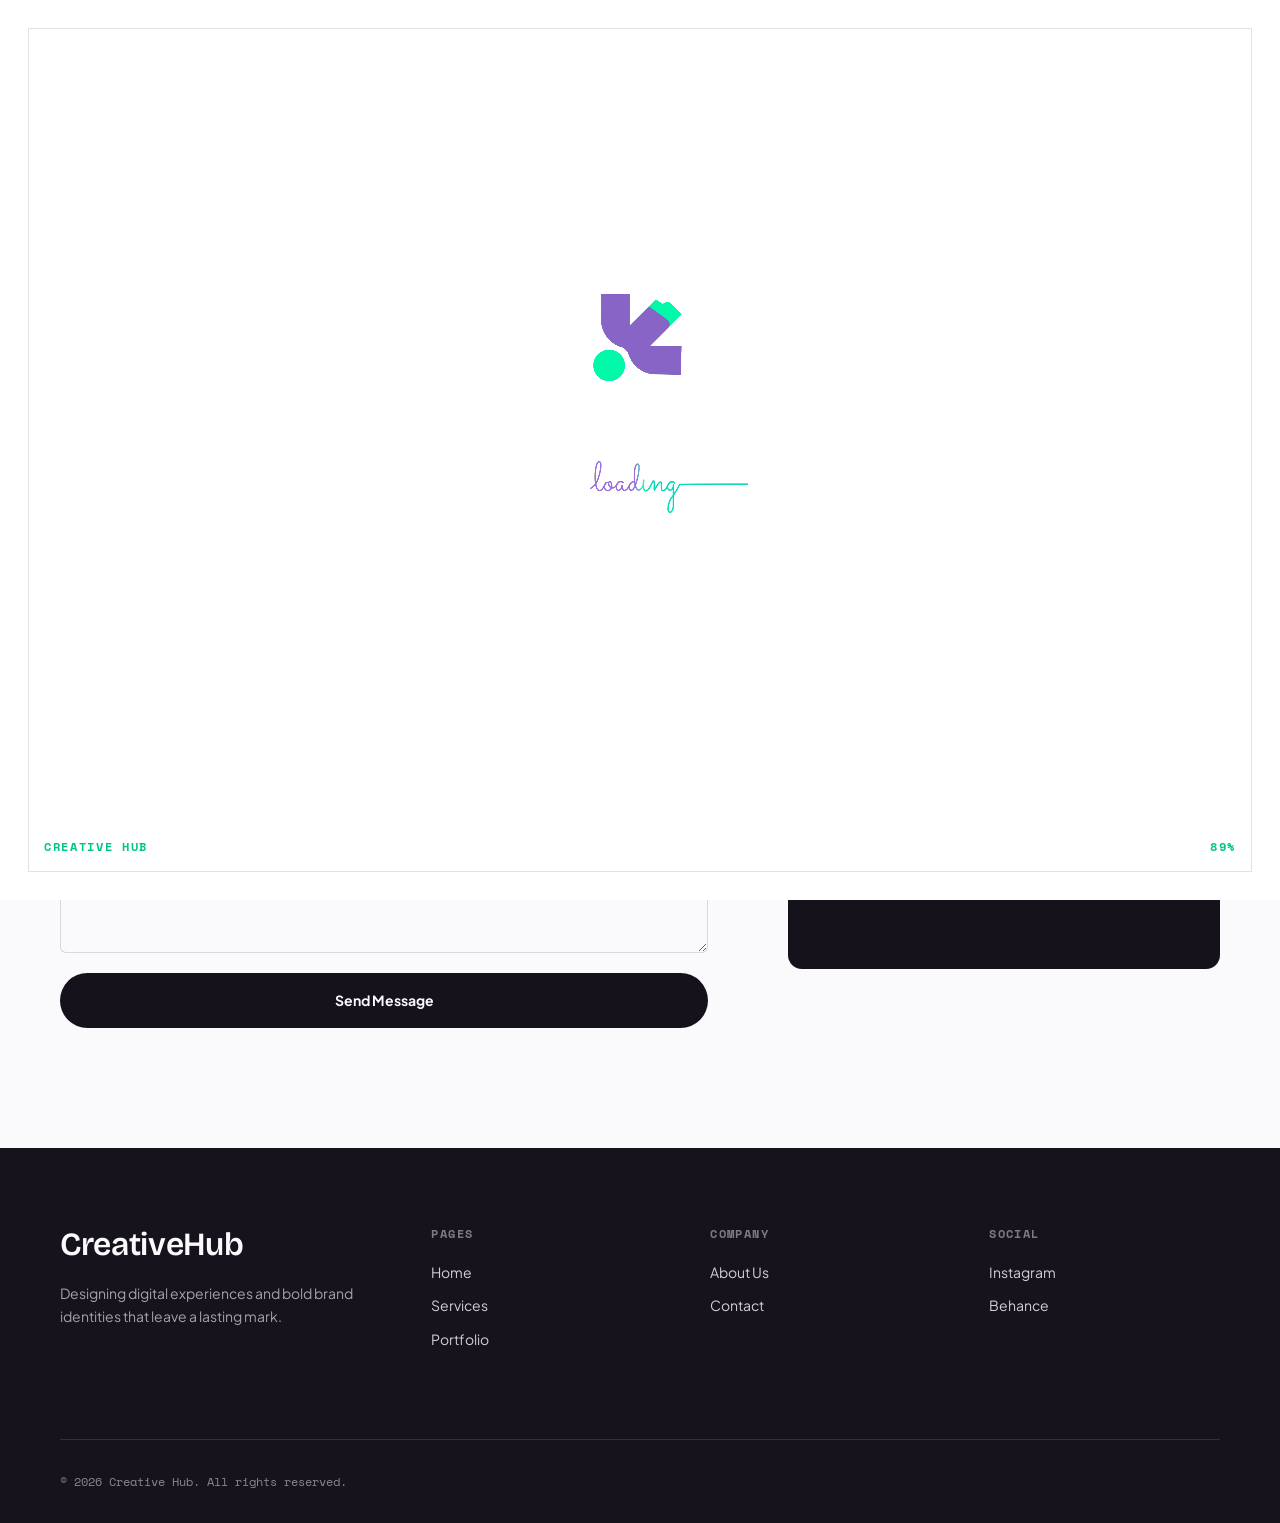
<file: pages/contact.html>
<!DOCTYPE html>
<html lang="en" dir="ltr">
<head>
  <meta charset="UTF-8">
  <meta name="viewport" content="width=device-width, initial-scale=1.0">

  
  <script>
    (function () {
      try {
        var lang = localStorage.getItem('siteLang') || 'en';
        var html = document.documentElement;
        html.setAttribute('lang', lang);
        html.setAttribute('dir', lang === 'ar' ? 'rtl' : 'ltr');
        if (lang === 'ar') html.classList.add('i18n-pending');
      } catch (e) {}
    })();
  </script>
  <style>html.i18n-pending body { visibility: hidden; }</style>

  
  <script>
    (function () {
      try {
        var navType = 'navigate';
        var entries = performance.getEntriesByType && performance.getEntriesByType('navigation');
        if (entries && entries[0]) {
          navType = entries[0].type;
        } else if (performance.navigation) {
          navType = performance.navigation.type === 1 ? 'reload' : 'navigate';
        }

        if (navType !== 'reload' && sessionStorage.getItem('chSplashSeen')) {
          document.documentElement.classList.add('loader-seen');
        }
      } catch (e) {}
    })();
  </script>
  <title>Contact | Creative Hub</title>
  <meta name="description" content="Get in touch with Creative Hub to start your next brand, product, or design project.">
  <meta property="og:type" content="website">
  <meta property="og:title" content="Contact | Creative Hub">
  <meta property="og:description" content="Get in touch with Creative Hub to start your next brand, product, or design project.">
  <meta property="og:image" content="https://creativehubstudio.site/assets/images/logo.png">
  <meta property="og:url" content="https://creativehubstudio.site/pages/contact.html">
  <meta name="twitter:card" content="summary_large_image">
  <meta name="theme-color" content="#15121C">
  <link rel="canonical" href="https://creativehubstudio.site/pages/contact.html">
  <link rel="icon" type="image/png" href="../assets/images/logo.png">

  <link rel="preconnect" href="https://fonts.googleapis.com">
  <link rel="preconnect" href="https://fonts.gstatic.com" crossorigin>
  <link href="https://fonts.googleapis.com/css2?family=Bricolage+Grotesque:opsz,wght@12..96,400..700&family=Plus+Jakarta+Sans:wght@400;500;600;700&family=Space+Mono:ital,wght@0,400;0,700;1,400&family=Alexandria:wght@400;600;700;800&family=Readex+Pro:wght@400;500;600;700&display=swap" rel="stylesheet">

  <link rel="stylesheet" href="../css/main.css">
  <link rel="stylesheet" href="../css/components.css">
  <link rel="stylesheet" href="../css/pages.css">
  <link rel="stylesheet" href="../css/responsive.css">
</head>
<body>
  <div class="page-loader" id="pageLoader" role="status" aria-live="polite" aria-label="Loading">
    <span class="page-loader-frame" aria-hidden="true"></span>
    <div class="page-loader-videos">
      <video class="page-loader-media" autoplay muted loop playsinline aria-hidden="true">
        <source src="../assets/videos/logo2.webm" type="video/webm">
      </video>
      <video class="page-loader-media page-loader-media--secondary" autoplay muted loop playsinline aria-hidden="true">
        <source src="../assets/videos/logo3.webm" type="video/webm">
      </video>
    </div>
    <span class="page-loader-label" data-en="Creative Hub" data-ar="كرييتف هب">Creative Hub</span>
    <span class="page-loader-counter"><span id="pageLoaderCounter">0</span>%</span>
  </div>
  <div class="scroll-progress" id="scrollProgress" role="presentation"></div>
  <header class="site-header" id="siteHeader">
    <div class="header-bar">
      <a href="../index.html" class="brand">
        <img src="../assets/images/logo.png" alt="Creative Hub logo" class="brand-logo">
        <h3 class="brand-name">CreativeHub</h3>
      </a>
      <nav class="main-nav">
        <ul class="nav-list">
          <li><a href="services.html" class="nav-link" data-en="Services" data-ar="الخدمات">Services</a></li>
          <li><a href="portfolio.html" class="nav-link" data-en="Portfolio" data-ar="أعمالنا">Portfolio</a></li>
          <li><a href="about.html" class="nav-link" data-en="About" data-ar="من نحن">About</a></li>
        </ul>
      </nav>
      <div class="header-actions">
        <button type="button" id="langToggle" class="lang-switch" aria-label="Switch language to Arabic">AR</button>
        <a href="contact.html" class="btn btn-primary btn-sm" data-en="Let's Talk" data-ar="لنتحدث">Let's Talk</a>
        <button type="button" class="nav-toggle" id="navToggle" aria-expanded="false" aria-label="Open menu" aria-controls="mobileNavPanel"><span class="nav-toggle-bar"></span><span class="nav-toggle-bar"></span><span class="nav-toggle-bar"></span></button>
      </div>
    </div>
  </header>

  <div class="mobile-nav-panel" id="mobileNavPanel">
    <ul class="mobile-nav-list">
      <li><a href="../index.html" class="mobile-nav-link"><span data-en="01" data-ar="٠١">01</span> <div data-en="Home" data-ar="الرئيسية">Home</div></a></li>
      <li><a href="services.html" class="mobile-nav-link"><span data-en="02" data-ar="٠٢">02</span> <div data-en="Services" data-ar="الخدمات">Services</div></a></li>
      <li><a href="portfolio.html" class="mobile-nav-link"><span data-en="03" data-ar="٠٣">03</span> <div data-en="Portfolio" data-ar="أعمالنا">Portfolio</div></a></li>
      <li><a href="about.html" class="mobile-nav-link"><span data-en="04" data-ar="٠٤">04</span> <div data-en="About" data-ar="من نحن">About</div></a></li>
      <li><a href="contact.html" class="mobile-nav-link is-active"><span data-en="05" data-ar="٠٥">05</span> <div data-en="Contact" data-ar="اتصل بنا">Contact</div></a></li>
    </ul>
  </div>

  <main id="main">
    <div class="page-hero">
      <div class="container">
        <div class="breadcrumb">
          <a href="../index.html" data-en="Home" data-ar="الرئيسية">Home</a> <span>/</span> <span class="current" data-en="Contact" data-ar="اتصل بنا">Contact</span>
        </div>
        <h1 class="page-hero-title" data-en="Let's build something together." data-ar="دعنا نبني شيئاً رائعاً معاً.">Let's build something together.</h1>
      </div>
    </div>

    <section class="section pt-0 container">
      <div class="contact-grid">
        <div class="reveal">
          <form id="contactForm" action="https://formspree.io/f/xkjwjjdv" method="POST">
            <div class="form-row">
              <div class="form-group">
                <label class="form-label" for="contactName" data-en="Name" data-ar="الاسم">Name</label>
                <input type="text" id="contactName" name="name" class="form-input" autocomplete="name" required>
              </div>
              <div class="form-group">
                <label class="form-label" for="contactEmail" data-en="Email" data-ar="البريد الإلكتروني">Email</label>
                <input type="email" id="contactEmail" name="email" class="form-input" autocomplete="email" required>
              </div>
            </div>
            <div class="form-group">
              <label class="form-label" for="contactService" data-en="Service Needed" data-ar="الخدمة المطلوبة">Service Needed</label>
              <select class="form-select" id="contactService" name="service">
                <option value="brand-identity" data-en="Brand Identity" data-ar="الهوية البصرية">Brand Identity</option>
                <option value="branding" data-en="Branding" data-ar="بناء العلامة التجارية">Branding</option>
                <option value="photo-editing" data-en="Photo Editing" data-ar="تحرير الصور">Photo Editing</option>
                <option value="web-design-dev" data-en="Web Design & Development" data-ar="تصميم وتطوير المواقع">Web Design & Development</option>
                <option value="other" data-en="Other" data-ar="خدمات أخرى">Other</option>
              </select>
            </div>
            <div class="form-group">
              <label class="form-label" for="contactMessage" data-en="Message" data-ar="رسالتك">Message</label>
              <textarea id="contactMessage" name="message" class="form-textarea" required></textarea>
            </div>
            <button type="submit" class="btn btn-primary btn-block" data-en="Send Message" data-ar="إرسال الرسالة">Send Message</button>
            <div id="formStatus" class="form-status" role="status" aria-live="polite" data-en="Message sent successfully!" data-ar="تم إرسال الرسالة بنجاح!">Message sent successfully!</div>
            <div id="formStatusError" class="form-status is-error" role="status" aria-live="polite" data-en="Something went wrong. Please try again or email us directly." data-ar="حدث خطأ ما. حاول مرة أخرى أو راسلنا مباشرة عبر البريد الإلكتروني.">Something went wrong. Please try again or email us directly.</div>
          </form>
        </div>

        <div class="contact-panel reveal">
          <h3 data-en="Contact Info" data-ar="معلومات التواصل">Contact Info</h3>
          <p data-en="Prefer direct email? Reach out anytime." data-ar="تفضل المراسلة المباشرة عبر الإيميل؟ تواصل معنا في أي وقت.">Prefer direct email? Reach out anytime.</p>
          <div class="info-item">
            <div class="info-value"><a href="mailto:creativehub.projects@gmail.com">creativehub.projects@gmail.com</a></div>
          </div>
          <div class="info-item">
            <div class="info-value"><a href="https://www.instagram.com/creative.huub/" target="_blank" rel="noopener">Instagram</a></div>
          </div>
          <div class="info-item">
            <div class="info-value"><a href="https://www.behance.net/creativehub455" target="_blank" rel="noopener">Behance</a></div>
          </div>
        </div>
      </div>
    </section>
  </main>

  <footer class="site-footer">
    <div class="grain" aria-hidden="true"></div>
    <div class="container">
      <div class="footer-grid">
        <div>
          <h3 class="footer-brand-name">CreativeHub</h3>
          <p class="footer-blurb" data-en="Designing digital experiences and bold brand identities that leave a lasting mark." data-ar="نصمم تجارب رقمية وهويات بصرية جريئة تترك أثراً خالداً وتميزك عن المنافسين.">Designing digital experiences and bold brand identities that leave a lasting mark.</p>
        </div>
        <div>
          <h4 class="footer-col-title" data-en="Pages" data-ar="الصفحات">Pages</h4>
          <div class="footer-links">
            <a href="../index.html" data-en="Home" data-ar="الرئيسية">Home</a>
            <a href="services.html" data-en="Services" data-ar="الخدمات">Services</a>
            <a href="portfolio.html" data-en="Portfolio" data-ar="أعمالنا">Portfolio</a>
          </div>
        </div>
        <div>
          <h4 class="footer-col-title" data-en="Company" data-ar="الشركة">Company</h4>
          <div class="footer-links">
            <a href="about.html" data-en="About Us" data-ar="من نحن">About Us</a>
            <a href="contact.html" data-en="Contact" data-ar="اتصل بنا">Contact</a>
          </div>
        </div>
        <div>
          <h4 class="footer-col-title" data-en="Social" data-ar="التواصل">Social</h4>
          <div class="footer-links">
            <a href="https://www.instagram.com/creative.huub/" target="_blank" rel="noopener">Instagram</a>
            <a href="https://www.behance.net/creativehub455" target="_blank" rel="noopener">Behance</a>
          </div>
        </div>
      </div>
      <div class="footer-bottom">
        <div class="footer-copy">© <span class="js-year"></span> <span data-en="Creative Hub. All rights reserved." data-ar="كرييتف هب. جميع الحقوق محفوظة.">Creative Hub. All rights reserved.</span></div>
      </div>
    </div>
  </footer>

  <button type="button" class="back-to-top" id="backToTop" aria-label="Back to top">
    <svg viewBox="0 0 24 24" fill="none" stroke="currentColor" stroke-width="2" stroke-linecap="round" stroke-linejoin="round"><line x1="12" y1="19" x2="12" y2="5"></line><polyline points="5 12 12 5 19 12"></polyline></svg>
  </button>

  <script src="../js/navbar.js"></script>
  <script src="../js/animations.js"></script>
  <script src="../js/main.js"></script>
</body>
</html>
</file>
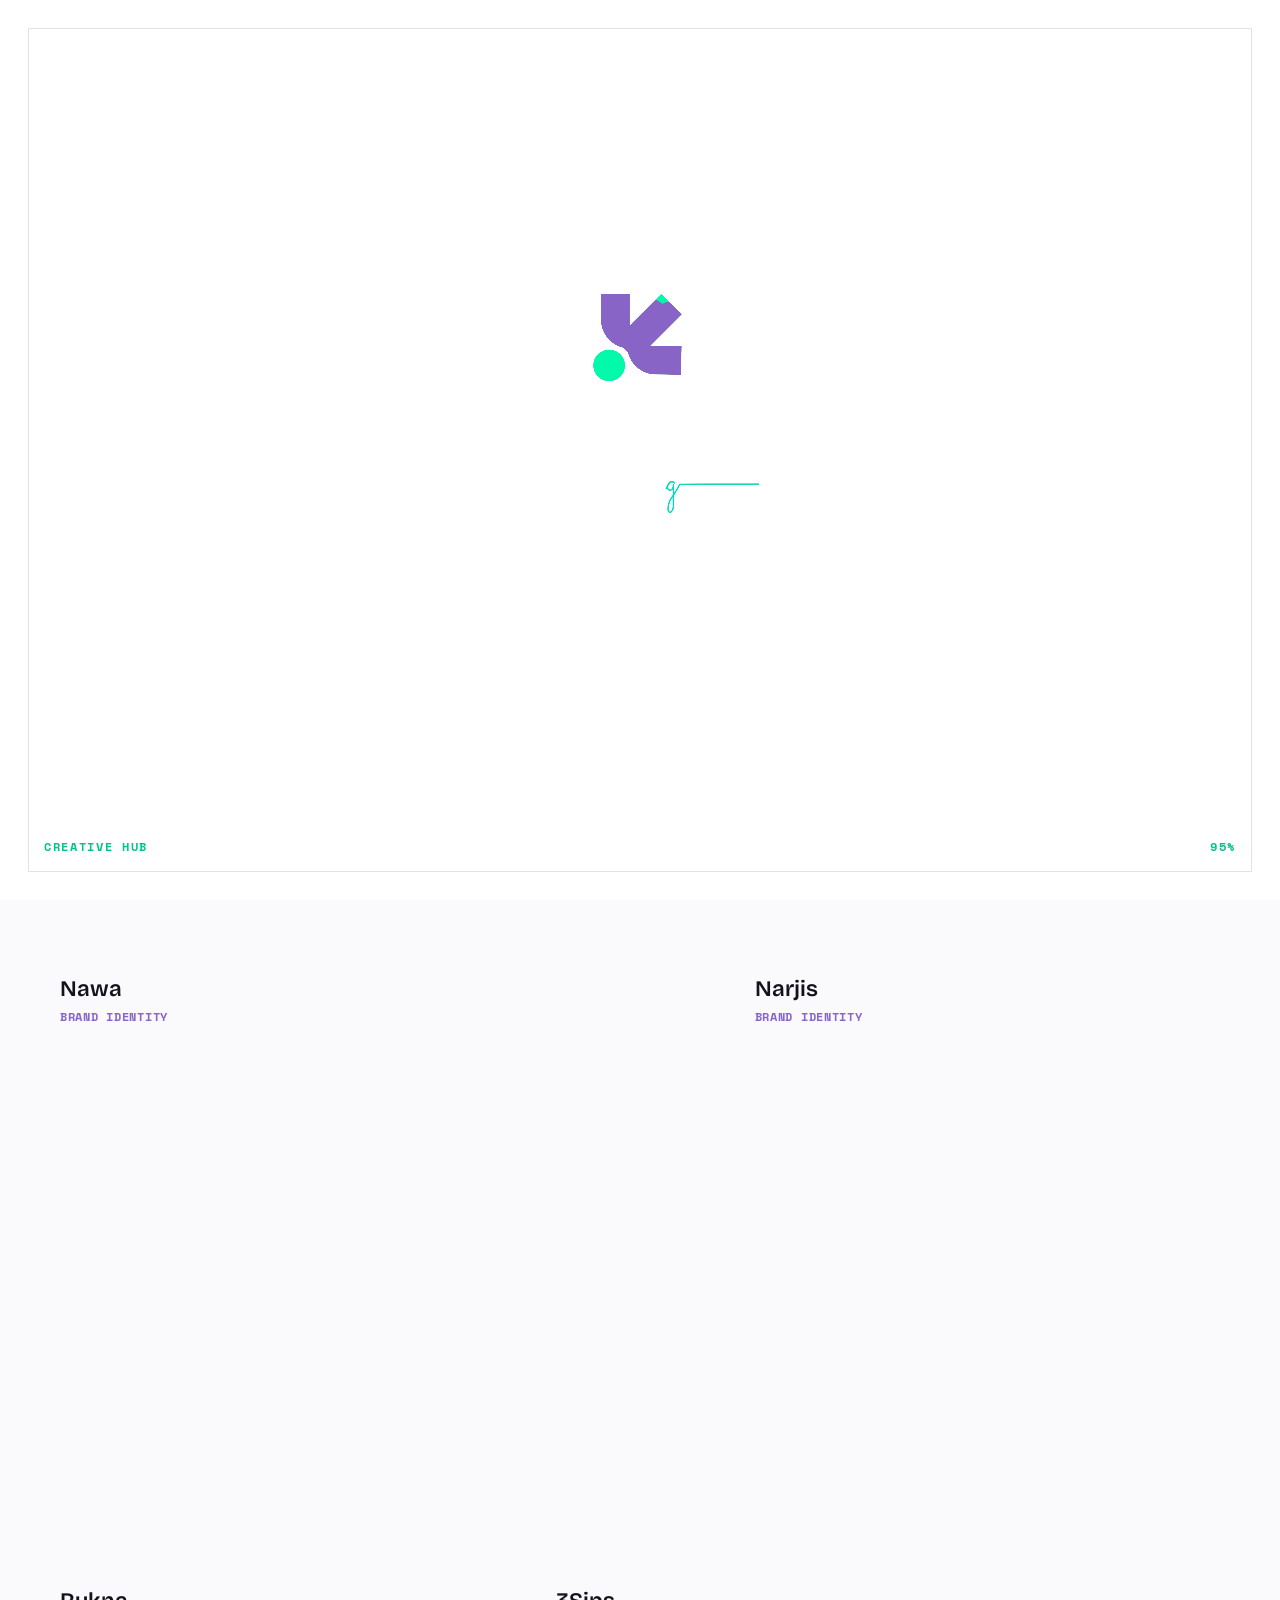
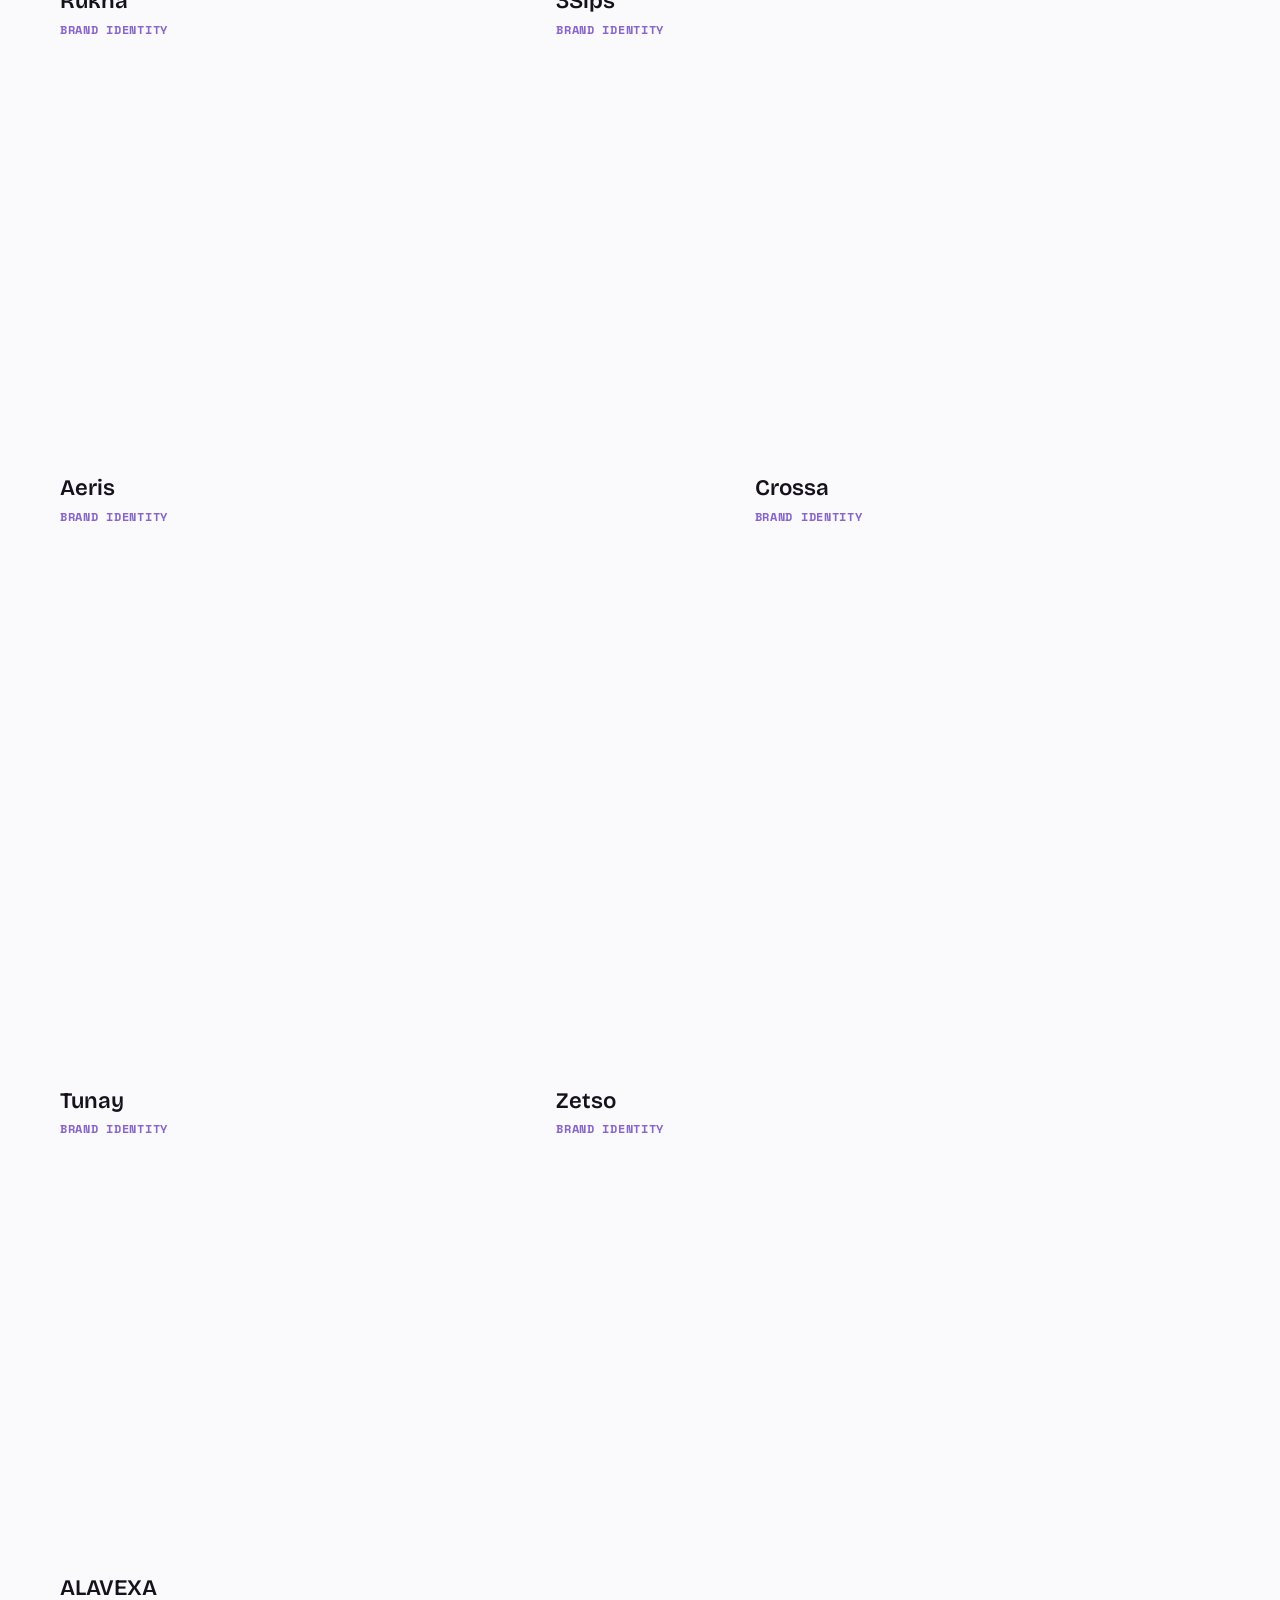
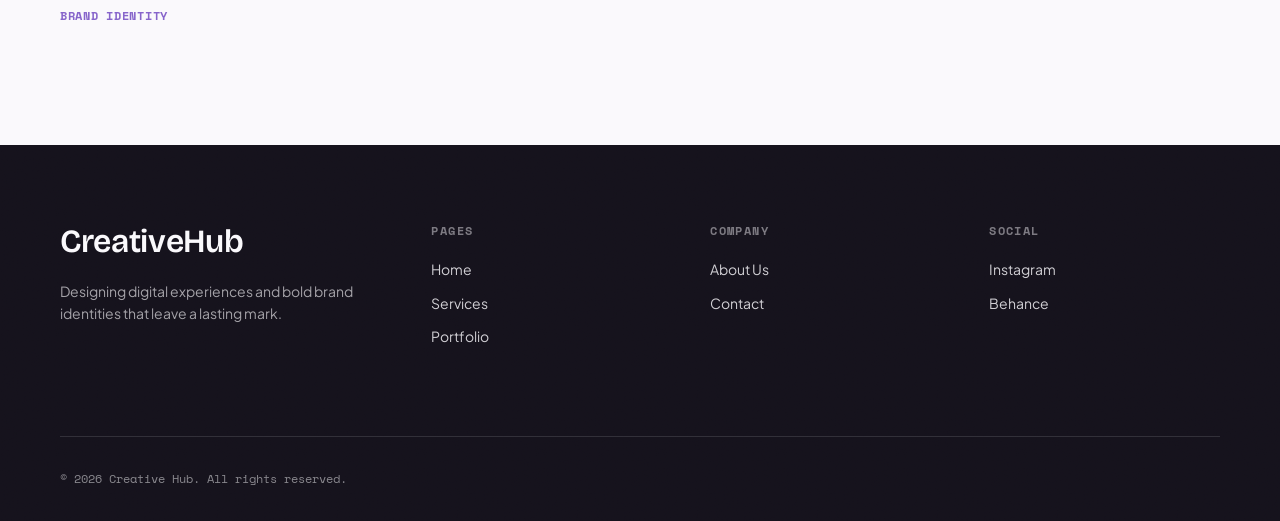
<file: pages/portfolio.html>
<!DOCTYPE html>
<html lang="en" dir="ltr">
<head>
  <meta charset="UTF-8">
  <meta name="viewport" content="width=device-width, initial-scale=1.0">

  
  <script>
    (function () {
      try {
        var lang = localStorage.getItem('siteLang') || 'en';
        var html = document.documentElement;
        html.setAttribute('lang', lang);
        html.setAttribute('dir', lang === 'ar' ? 'rtl' : 'ltr');
        if (lang === 'ar') html.classList.add('i18n-pending');
      } catch (e) {}
    })();
  </script>
  <style>html.i18n-pending body { visibility: hidden; }</style>

  
  <script>
    (function () {
      try {
        var navType = 'navigate';
        var entries = performance.getEntriesByType && performance.getEntriesByType('navigation');
        if (entries && entries[0]) {
          navType = entries[0].type;
        } else if (performance.navigation) {
          navType = performance.navigation.type === 1 ? 'reload' : 'navigate';
        }

        if (navType !== 'reload' && sessionStorage.getItem('chSplashSeen')) {
          document.documentElement.classList.add('loader-seen');
        }
      } catch (e) {}
    })();
  </script>
  <title>Portfolio | Creative Hub</title>
  <meta name="description" content="Selected branding, UI/UX, and packaging work from Creative Hub.">
  <meta property="og:type" content="website">
  <meta property="og:title" content="Portfolio | Creative Hub">
  <meta property="og:description" content="Selected branding, UI/UX, and packaging work from Creative Hub.">
  <meta property="og:image" content="https://creativehubstudio.site/assets/images/logo.png">
  <meta property="og:url" content="https://creativehubstudio.site/pages/portfolio.html">
  <meta name="twitter:card" content="summary_large_image">
  <meta name="theme-color" content="#15121C">
  <link rel="canonical" href="https://creativehubstudio.site/pages/portfolio.html">
  <link rel="icon" type="image/png" href="../assets/images/logo.png">

  <link rel="preconnect" href="https://fonts.googleapis.com">
  <link rel="preconnect" href="https://fonts.gstatic.com" crossorigin>
  <link href="https://fonts.googleapis.com/css2?family=Bricolage+Grotesque:opsz,wght@12..96,400..700&family=Plus+Jakarta+Sans:wght@400;500;600;700&family=Space+Mono:ital,wght@0,400;0,700;1,400&family=Alexandria:wght@400;600;700;800&family=Readex+Pro:wght@400;500;600;700&display=swap" rel="stylesheet">

  <link rel="stylesheet" href="../css/main.css">
  <link rel="stylesheet" href="../css/components.css">
  <link rel="stylesheet" href="../css/pages.css">
  <link rel="stylesheet" href="../css/responsive.css">
</head>
<body>
  <div class="page-loader" id="pageLoader" role="status" aria-live="polite" aria-label="Loading">
    <span class="page-loader-frame" aria-hidden="true"></span>
    <div class="page-loader-videos">
      <video class="page-loader-media" autoplay muted loop playsinline aria-hidden="true">
        <source src="../assets/videos/logo2.webm" type="video/webm">
      </video>
      <video class="page-loader-media page-loader-media--secondary" autoplay muted loop playsinline aria-hidden="true">
        <source src="../assets/videos/logo3.webm" type="video/webm">
      </video>
    </div>
    <span class="page-loader-label" data-en="Creative Hub" data-ar="كرييتف هب">Creative Hub</span>
    <span class="page-loader-counter"><span id="pageLoaderCounter">0</span>%</span>
  </div>
  <div class="scroll-progress" id="scrollProgress" role="presentation"></div>
  <header class="site-header" id="siteHeader">
    <div class="header-bar">
      <a href="../index.html" class="brand">
        <img src="../assets/images/logo.png" alt="Creative Hub logo" class="brand-logo">
        <h3 class="brand-name">CreativeHub</h3>
      </a>
      <nav class="main-nav">
        <ul class="nav-list">
          <li><a href="services.html" class="nav-link" data-en="Services" data-ar="الخدمات">Services</a></li>
          <li><a href="portfolio.html" class="nav-link is-active" data-en="Portfolio" data-ar="أعمالنا">Portfolio</a></li>
          <li><a href="about.html" class="nav-link" data-en="About" data-ar="من نحن">About</a></li>
        </ul>
      </nav>
      <div class="header-actions">
        <button type="button" id="langToggle" class="lang-switch" aria-label="Switch language to Arabic">AR</button>
        <a href="contact.html" class="btn btn-primary btn-sm" data-en="Let's Talk" data-ar="لنتحدث">Let's Talk</a>
        <button type="button" class="nav-toggle" id="navToggle" aria-expanded="false" aria-label="Open menu" aria-controls="mobileNavPanel"><span class="nav-toggle-bar"></span><span class="nav-toggle-bar"></span><span class="nav-toggle-bar"></span></button>
      </div>
    </div>
  </header>

  <div class="mobile-nav-panel" id="mobileNavPanel">
    <ul class="mobile-nav-list">
      <li><a href="../index.html" class="mobile-nav-link"><span data-en="01" data-ar="٠١">01</span> <div data-en="Home" data-ar="الرئيسية">Home</div></a></li>
      <li><a href="services.html" class="mobile-nav-link"><span data-en="02" data-ar="٠٢">02</span> <div data-en="Services" data-ar="الخدمات">Services</div></a></li>
      <li><a href="portfolio.html" class="mobile-nav-link is-active"><span data-en="03" data-ar="٠٣">03</span> <div data-en="Portfolio" data-ar="أعمالنا">Portfolio</div></a></li>
      <li><a href="about.html" class="mobile-nav-link"><span data-en="04" data-ar="٠٤">04</span> <div data-en="About" data-ar="من نحن">About</div></a></li>
      <li><a href="contact.html" class="mobile-nav-link"><span data-en="05" data-ar="٠٥">05</span> <div data-en="Contact" data-ar="اتصل بنا">Contact</div></a></li>
    </ul>
  </div>

  <main id="main">
    <div class="page-hero page-hero--work section--ink">
      <div class="pf-hero-aura" aria-hidden="true"></div>
      <div class="container">
        <div class="breadcrumb">
          <a href="../index.html" data-en="Home" data-ar="الرئيسية">Home</a> <span>/</span> <span class="current" data-en="Portfolio" data-ar="أعمالنا">Portfolio</span>
        </div>
        <div class="page-hero-stack">
          <span class="eyebrow" data-en="Selected Works" data-ar="أعمال مختارة">Selected Works</span>
          <h1 class="page-hero-title" id="pfHeroWords" data-en="Work we'd show a stranger." data-ar="أعمال نفخر بعرضها عليك.">Work we'd show a stranger.</h1>
          <p class="page-hero-lead lead" data-en="Selected work across branding, product and packaging — where every colour, curve and word was a decision, not a guess." data-ar="أعمال مختارة في الهوية البصرية حيث كل لون وكل خط وكل كلمة كانت قراراً، لا مجرد تخمين.">Selected work across branding, product and packaging — where every colour, curve and word was a decision, not a guess.</p>
        </div>
      </div>
    </div>

    <section class="section section--work container">
      
      <div class="pf-grid reveal-stagger" id="pfGrid"></div>
    </section>
  </main>

  
  <div class="pf-modal" id="pfModal" role="dialog" aria-modal="true" aria-hidden="true" aria-labelledby="pfHeroTitle">

    <header class="pf-bar">
      <button type="button" class="pf-bar-close" id="pfClose" aria-label="Close case study">
        <svg viewBox="0 0 24 24" fill="none" stroke="currentColor" stroke-width="2" stroke-linecap="round" stroke-linejoin="round" aria-hidden="true"><line x1="18" y1="6" x2="6" y2="18"></line><line x1="6" y1="6" x2="18" y2="18"></line></svg>
        <span class="sr-only" data-en="Close" data-ar="إغلاق">Close</span>
      </button>

      <div class="pf-bar-meta">
        <span class="pf-bar-cat" id="pfBarCat"></span>
        <span class="pf-bar-title" id="pfBarTitle"></span>
      </div>

      <div class="pf-bar-nav">
        <span class="pf-bar-counter" id="pfCounter"></span>
        <button type="button" class="pf-bar-arrow" id="pfPrev" aria-label="Previous project">
          <svg viewBox="0 0 24 24" fill="none" stroke="currentColor" stroke-width="2" stroke-linecap="round" stroke-linejoin="round" aria-hidden="true"><polyline points="15 18 9 12 15 6"></polyline></svg>
        </button>
        <button type="button" class="pf-bar-arrow" id="pfNextBtn" aria-label="Next project">
          <svg viewBox="0 0 24 24" fill="none" stroke="currentColor" stroke-width="2" stroke-linecap="round" stroke-linejoin="round" aria-hidden="true"><polyline points="9 18 15 12 9 6"></polyline></svg>
        </button>
      </div>

      <span class="pf-bar-progress" id="pfModalProgress" aria-hidden="true"></span>
    </header>

    <div class="pf-modal-scroll" id="pfModalScroll">

      <section class="pf-hero" id="pfHero">
        <img class="pf-hero-img" id="pfHeroImg" alt="">
        <div class="pf-hero-scrim" aria-hidden="true"></div>
        <div class="pf-hero-inner container">
          <div class="pf-hero-tags">
            <span class="pf-hero-cat" id="pfHeroCat"></span>
          </div>
          <h2 class="pf-hero-title" id="pfHeroTitle"></h2>
        </div>
        <span class="pf-hero-hint" aria-hidden="true">
          <svg viewBox="0 0 24 24" fill="none" stroke="currentColor" stroke-width="2" stroke-linecap="round" stroke-linejoin="round"><line x1="12" y1="5" x2="12" y2="19"></line><polyline points="19 12 12 19 5 12"></polyline></svg>
        </span>
      </section>

      <section class="pf-body container">
        <div class="pf-body-main">
          <p class="pf-body-lead" id="pfLead"></p>
          <p class="pf-body-desc" id="pfDesc"></p>
        </div>
        <aside class="pf-body-rail">
          <dl class="pf-meta" id="pfMeta"></dl>
        </aside>
      </section>

      <div class="pf-gallery" id="pfGallery"></div>

      <div class="pf-next-wrap container" id="pfNext"></div>
    </div>

    <button type="button" class="pf-to-top" id="pfTop" aria-label="Back to top of case study">
      <svg viewBox="0 0 24 24" fill="none" stroke="currentColor" stroke-width="2" stroke-linecap="round" stroke-linejoin="round" aria-hidden="true"><line x1="12" y1="19" x2="12" y2="5"></line><polyline points="5 12 12 5 19 12"></polyline></svg>
    </button>
  </div>

  <footer class="site-footer">
    <div class="grain" aria-hidden="true"></div>
    <div class="container">
      <div class="footer-grid">
        <div>
          <h3 class="footer-brand-name">CreativeHub</h3>
          <p class="footer-blurb" data-en="Designing digital experiences and bold brand identities that leave a lasting mark." data-ar="نصمم تجارب رقمية وهويات بصرية جريئة تترك أثراً خالداً وتميزك عن المنافسين.">Designing digital experiences and bold brand identities that leave a lasting mark.</p>
        </div>
        <div>
          <h4 class="footer-col-title" data-en="Pages" data-ar="الصفحات">Pages</h4>
          <div class="footer-links">
            <a href="../index.html" data-en="Home" data-ar="الرئيسية">Home</a>
            <a href="services.html" data-en="Services" data-ar="الخدمات">Services</a>
            <a href="portfolio.html" data-en="Portfolio" data-ar="أعمالنا">Portfolio</a>
          </div>
        </div>
        <div>
          <h4 class="footer-col-title" data-en="Company" data-ar="الشركة">Company</h4>
          <div class="footer-links">
            <a href="about.html" data-en="About Us" data-ar="من نحن">About Us</a>
            <a href="contact.html" data-en="Contact" data-ar="اتصل بنا">Contact</a>
          </div>
        </div>
        <div>
          <h4 class="footer-col-title" data-en="Social" data-ar="التواصل">Social</h4>
          <div class="footer-links">
            <a href="https://www.instagram.com/creative.huub/" target="_blank" rel="noopener">Instagram</a>
            <a href="https://www.behance.net/creativehub455" target="_blank" rel="noopener">Behance</a>
          </div>
        </div>
      </div>
      <div class="footer-bottom">
        <div class="footer-copy">© <span class="js-year"></span> <span data-en="Creative Hub. All rights reserved." data-ar="كرييتف هب. جميع الحقوق محفوظة.">Creative Hub. All rights reserved.</span></div>
      </div>
    </div>
  </footer>

  <button type="button" class="back-to-top" id="backToTop" aria-label="Back to top">
    <svg viewBox="0 0 24 24" fill="none" stroke="currentColor" stroke-width="2" stroke-linecap="round" stroke-linejoin="round"><line x1="12" y1="19" x2="12" y2="5"></line><polyline points="5 12 12 5 19 12"></polyline></svg>
  </button>

  <script src="../js/navbar.js"></script>
  <script src="../js/portfolio.js"></script>
  <script src="../js/animations.js"></script>
  <script src="../js/main.js"></script>
  <script src="../js/word-hover.js"></script>
</body>
</html>
</file>
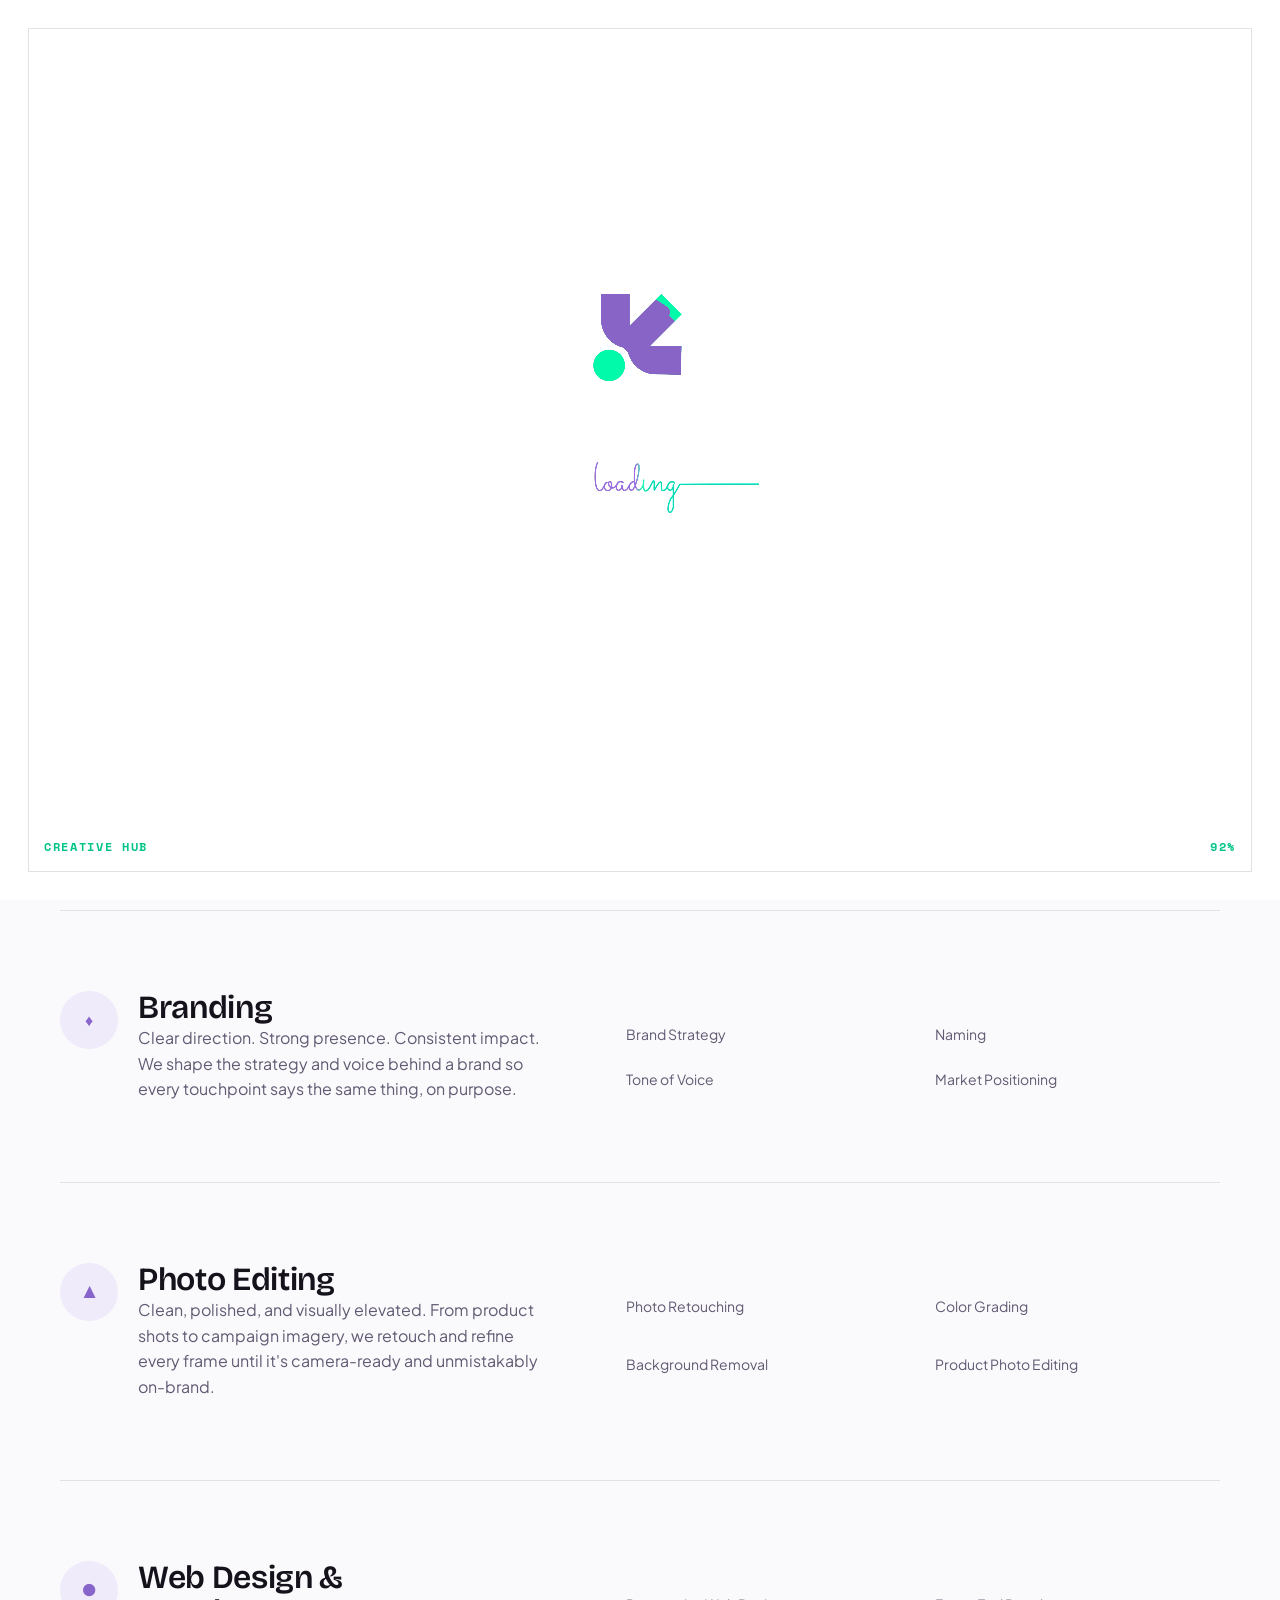
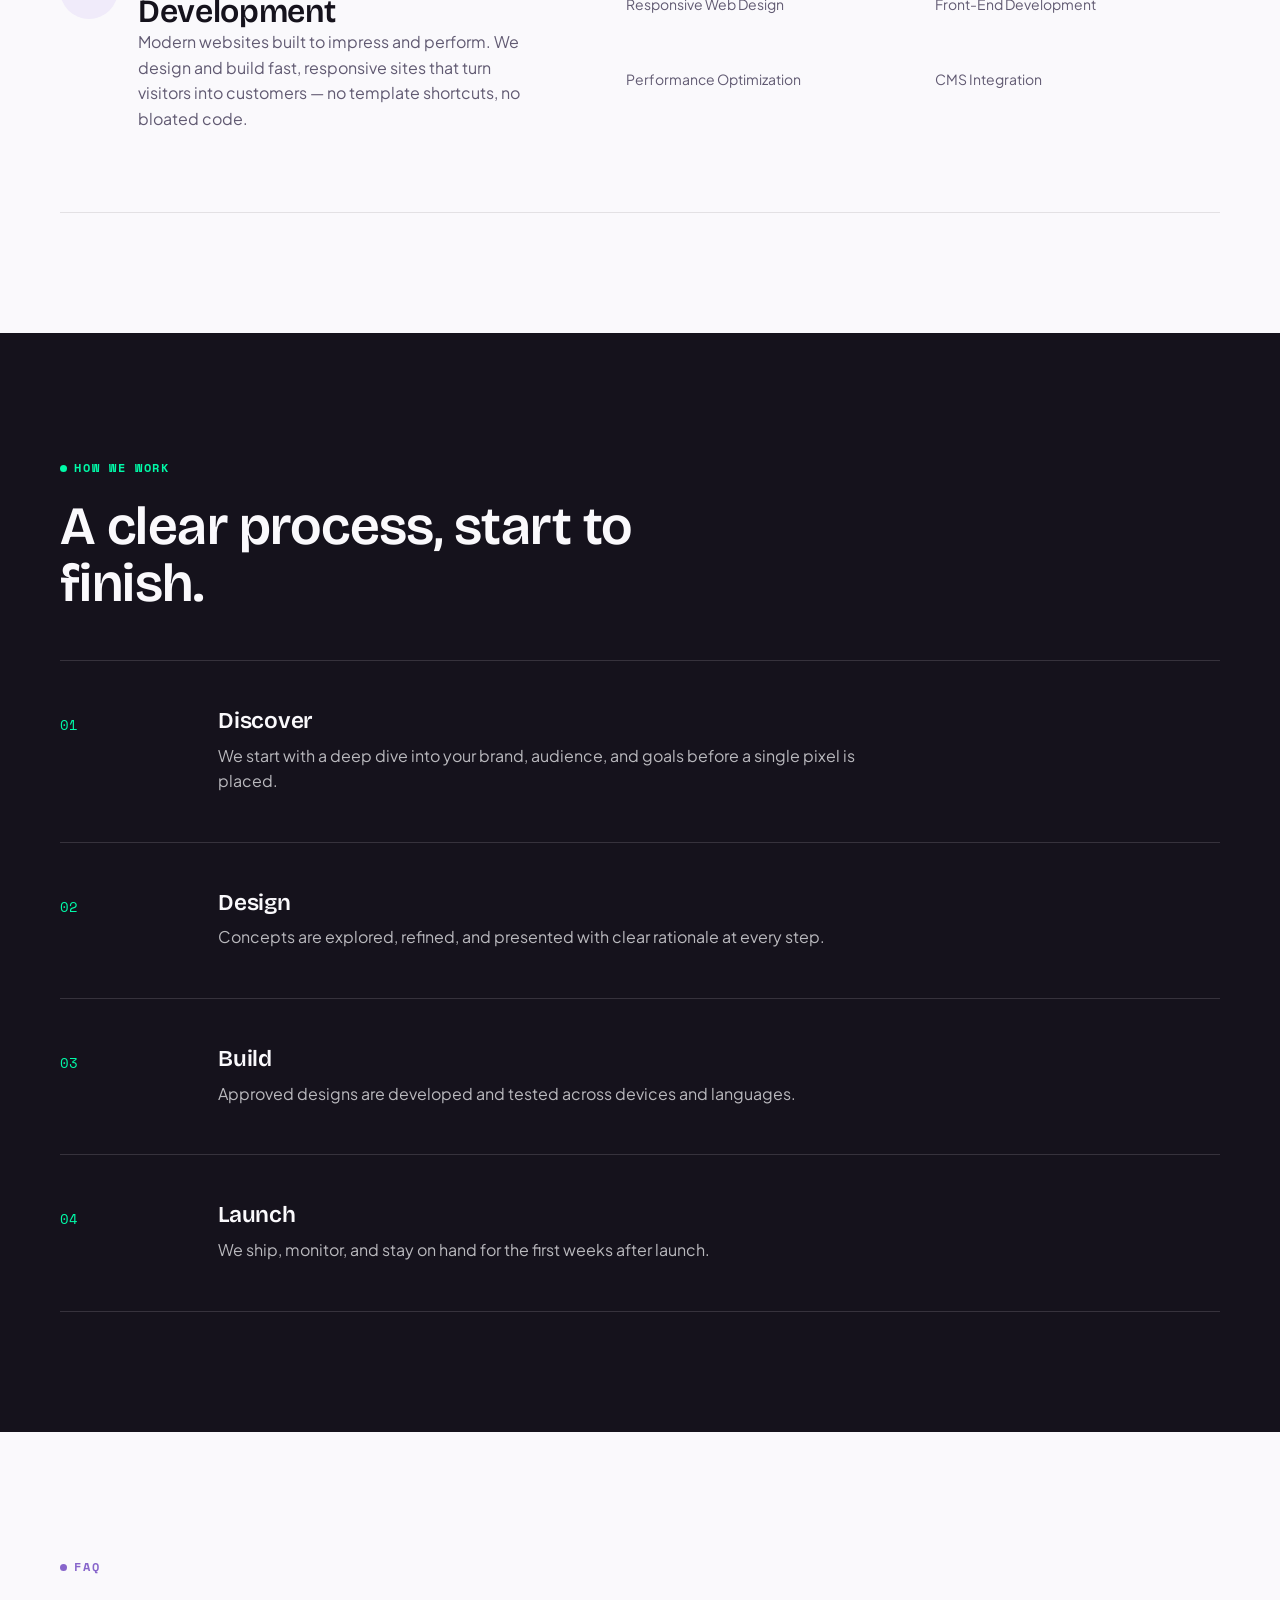
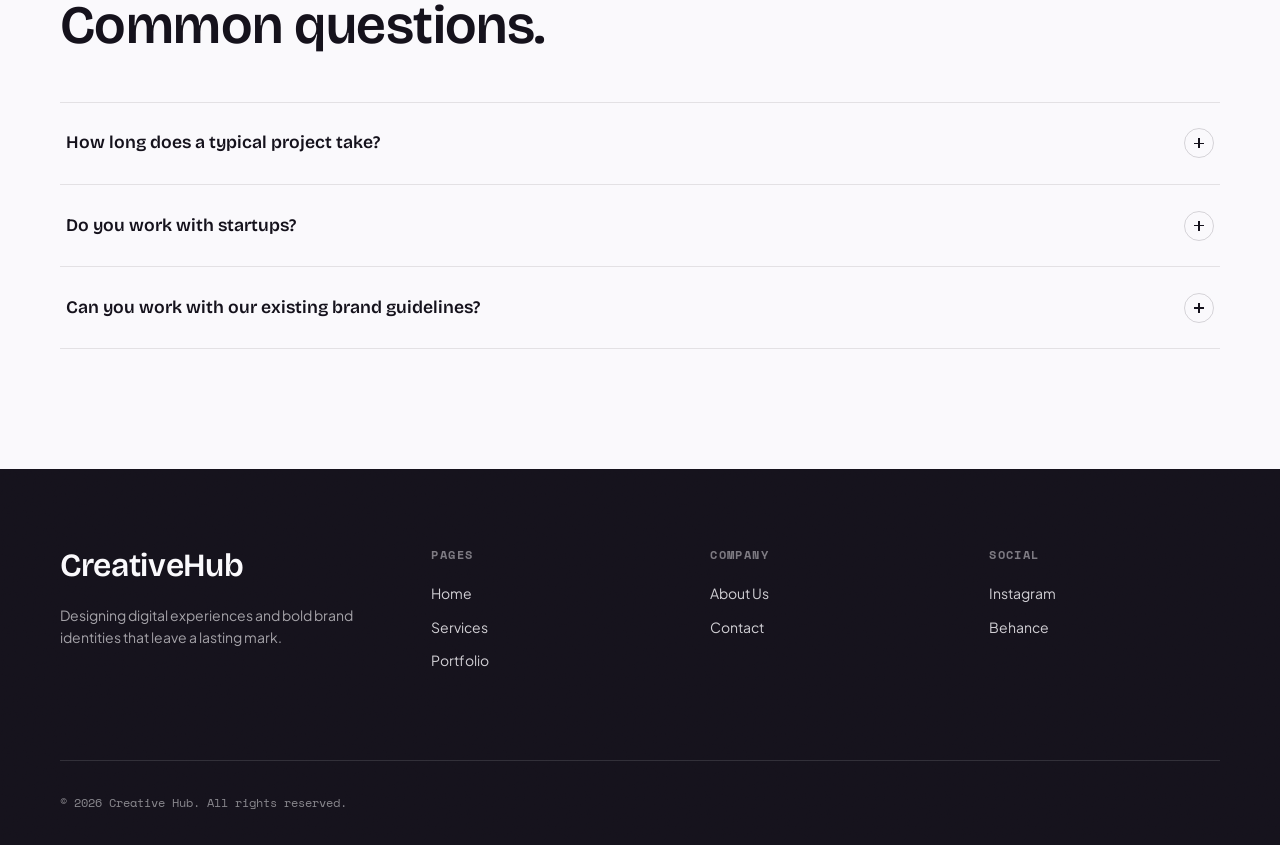
<file: pages/services.html>
<!DOCTYPE html>
<html lang="en" dir="ltr">
<head>
  <meta charset="UTF-8">
  <meta name="viewport" content="width=device-width, initial-scale=1.0">

  
  <script>
    (function () {
      try {
        var lang = localStorage.getItem('siteLang') || 'en';
        var html = document.documentElement;
        html.setAttribute('lang', lang);
        html.setAttribute('dir', lang === 'ar' ? 'rtl' : 'ltr');
        if (lang === 'ar') html.classList.add('i18n-pending');
      } catch (e) {}
    })();
  </script>
  <style>html.i18n-pending body { visibility: hidden; }</style>

  
  <script>
    (function () {
      try {
        var navType = 'navigate';
        var entries = performance.getEntriesByType && performance.getEntriesByType('navigation');
        if (entries && entries[0]) {
          navType = entries[0].type;
        } else if (performance.navigation) {
          navType = performance.navigation.type === 1 ? 'reload' : 'navigate';
        }

        if (navType !== 'reload' && sessionStorage.getItem('chSplashSeen')) {
          document.documentElement.classList.add('loader-seen');
        }
      } catch (e) {}
    })();
  </script>
  <title>Services | Creative Hub</title>
  <meta name="description" content="Brand identity, branding, photo editing, and web design & development services from Creative Hub.">
  <meta property="og:type" content="website">
  <meta property="og:title" content="Services | Creative Hub">
  <meta property="og:description" content="Brand identity, branding, photo editing, and web design & development services from Creative Hub.">
  <meta property="og:image" content="https://creativehubstudio.site/assets/images/logo.png">
  <meta property="og:url" content="https://creativehubstudio.site/pages/services.html">
  <meta name="twitter:card" content="summary_large_image">
  <meta name="theme-color" content="#15121C">
  <link rel="canonical" href="https://creativehubstudio.site/pages/services.html">
  <link rel="icon" type="image/png" href="../assets/images/logo.png">

  <link rel="preconnect" href="https://fonts.googleapis.com">
  <link rel="preconnect" href="https://fonts.gstatic.com" crossorigin>
  <link href="https://fonts.googleapis.com/css2?family=Bricolage+Grotesque:opsz,wght@12..96,400..700&family=Plus+Jakarta+Sans:wght@400;500;600;700&family=Space+Mono:ital,wght@0,400;0,700;1,400&family=Alexandria:wght@400;600;700;800&family=Readex+Pro:wght@400;500;600;700&display=swap" rel="stylesheet">

  <link rel="stylesheet" href="../css/main.css">
  <link rel="stylesheet" href="../css/components.css">
  <link rel="stylesheet" href="../css/pages.css">
  <link rel="stylesheet" href="../css/responsive.css">
</head>
<body>
  <div class="page-loader" id="pageLoader" role="status" aria-live="polite" aria-label="Loading">
    <span class="page-loader-frame" aria-hidden="true"></span>
    <div class="page-loader-videos">
      <video class="page-loader-media" autoplay muted loop playsinline aria-hidden="true">
        <source src="../assets/videos/logo2.webm" type="video/webm">
      </video>
      <video class="page-loader-media page-loader-media--secondary" autoplay muted loop playsinline aria-hidden="true">
        <source src="../assets/videos/logo3.webm" type="video/webm">
      </video>
    </div>
    <span class="page-loader-label" data-en="Creative Hub" data-ar="كرييتف هب">Creative Hub</span>
    <span class="page-loader-counter"><span id="pageLoaderCounter">0</span>%</span>
  </div>
  <div class="scroll-progress" id="scrollProgress" role="presentation"></div>
  <header class="site-header" id="siteHeader">
    <div class="header-bar">
      <a href="../index.html" class="brand">
        <img src="../assets/images/logo.png" alt="Creative Hub logo" class="brand-logo">
        <h3 class="brand-name">CreativeHub</h3>
      </a>

      <nav class="main-nav">
        <ul class="nav-list">
          <li><a href="services.html" class="nav-link is-active" data-en="Services" data-ar="الخدمات">Services</a></li>
          <li><a href="portfolio.html" class="nav-link" data-en="Portfolio" data-ar="أعمالنا">Portfolio</a></li>
          <li><a href="about.html" class="nav-link" data-en="About" data-ar="من نحن">About</a></li>
        </ul>
      </nav>

      <div class="header-actions">
        <button type="button" id="langToggle" class="lang-switch" aria-label="Switch language to Arabic">AR</button>
        <a href="contact.html" class="btn btn-primary btn-sm" data-en="Let's Talk" data-ar="لنتحدث">Let's Talk</a>
        <button type="button" class="nav-toggle" id="navToggle" aria-expanded="false" aria-label="Open menu" aria-controls="mobileNavPanel"><span class="nav-toggle-bar"></span><span class="nav-toggle-bar"></span><span class="nav-toggle-bar"></span></button>
      </div>
    </div>
  </header>

  <div class="mobile-nav-panel" id="mobileNavPanel">
    <ul class="mobile-nav-list">
      <li><a href="../index.html" class="mobile-nav-link"><span data-en="01" data-ar="٠١">01</span> <div data-en="Home" data-ar="الرئيسية">Home</div></a></li>
      <li><a href="services.html" class="mobile-nav-link is-active"><span data-en="02" data-ar="٠٢">02</span> <div data-en="Services" data-ar="الخدمات">Services</div></a></li>
      <li><a href="portfolio.html" class="mobile-nav-link"><span data-en="03" data-ar="٠٣">03</span> <div data-en="Portfolio" data-ar="أعمالنا">Portfolio</div></a></li>
      <li><a href="about.html" class="mobile-nav-link"><span data-en="04" data-ar="٠٤">04</span> <div data-en="About" data-ar="من نحن">About</div></a></li>
      <li><a href="contact.html" class="mobile-nav-link"><span data-en="05" data-ar="٠٥">05</span> <div data-en="Contact" data-ar="اتصل بنا">Contact</div></a></li>
    </ul>
  </div>

  <main id="main">
    <div class="page-hero section--tint">
      <div class="container">
        <div class="breadcrumb">
          <a href="../index.html" data-en="Home" data-ar="الرئيسية">Home</a> <span>/</span> <span class="current" data-en="Services" data-ar="الخدمات">Services</span>
        </div>
        <div class="page-hero-grid">
          <div>
            <h1 class="page-hero-title" data-en="Capabilities & Expertise." data-ar="القدرات والخبرات.">Capabilities & Expertise.</h1>
          </div>
          <div>
            <p class="page-hero-lead lead" data-en="From identity to launch, we deliver design solutions that solve real problems and elevate brands." data-ar="من الهوية إلى الإطلاق، نقدم حلول تصميم مبتكرة تحل مشاكل حقيقية وترتقي بالعلامات التجارية إلى مستوى آخر.">From identity to launch, we deliver design solutions that solve real problems and elevate brands.</p>
          </div>
        </div>
      </div>
    </div>

    <section class="section container">
      <h2 class="sr-only" data-en="Our Services" data-ar="خدماتنا">Our Services</h2>
      <div class="services-detail-list">
        <div class="service-detail reveal">
          <div class="service-detail-head">
            <div class="service-detail-icon">✦</div>
            <div>
              <h3 data-en="Brand Identity" data-ar="الهوية البصرية">Brand Identity</h3>
              <p data-en="We design brands that feel, not just look — distinctive identities built on meaning, memory, and a point of view that holds up everywhere it's seen." data-ar="نصمم علامات تجارية تُحسّ، لا تُرى فقط — هويات مميزة مبنية على المعنى والذاكرة، ووجهة نظر واضحة تبقى ثابتة أينما ظهرت.">We design brands that feel, not just look — distinctive identities built on meaning, memory, and a point of view that holds up everywhere it's seen.</p>
            </div>
          </div>
          <ul class="service-detail-includes">
            <li data-en="Logo Design" data-ar="تصميم الشعارات (اللوجو)">Logo Design</li>
            <li data-en="Brand Guidelines" data-ar="دليل الهوية البصرية">Brand Guidelines</li>
            <li data-en="Typography Selection" data-ar="اختيار وتنسيق الخطوط">Typography Selection</li>
            <li data-en="Stationery Design" data-ar="تصميم المطبوعات والأوراق الرسمية">Stationery Design</li>
          </ul>
        </div>
        <div class="service-detail reveal">
          <div class="service-detail-head">
            <div class="service-detail-icon">♦</div>
            <div>
              <h3 data-en="Branding" data-ar="بناء العلامة التجارية">Branding</h3>
              <p data-en="Clear direction. Strong presence. Consistent impact. We shape the strategy and voice behind a brand so every touchpoint says the same thing, on purpose." data-ar="اتجاه واضح. حضور قوي. تأثير ثابت. نصوغ الاستراتيجية والصوت خلف علامتك التجارية بحيث تتحدث كل نقطة تواصل بلغة واحدة، عن قصد.">Clear direction. Strong presence. Consistent impact. We shape the strategy and voice behind a brand so every touchpoint says the same thing, on purpose.</p>
            </div>
          </div>
          <ul class="service-detail-includes">
            <li data-en="Brand Strategy" data-ar="استراتيجية العلامة التجارية">Brand Strategy</li>
            <li data-en="Naming" data-ar="تسمية العلامة التجارية">Naming</li>
            <li data-en="Tone of Voice" data-ar="نبرة الصوت والرسائل">Tone of Voice</li>
            <li data-en="Market Positioning" data-ar="تموضع السوق">Market Positioning</li>
          </ul>
        </div>
        <div class="service-detail reveal">
          <div class="service-detail-head">
            <div class="service-detail-icon">▲</div>
            <div>
              <h3 data-en="Photo Editing" data-ar="تحرير الصور">Photo Editing</h3>
              <p data-en="Clean, polished, and visually elevated. From product shots to campaign imagery, we retouch and refine every frame until it's camera-ready and unmistakably on-brand." data-ar="نظيفة، أنيقة، وبمستوى بصري راقٍ. من صور المنتجات إلى صور الحملات، نُنقّح ونُهذّب كل لقطة حتى تصبح جاهزة للنشر ومطابقة تماماً لهوية علامتك التجارية.">Clean, polished, and visually elevated. From product shots to campaign imagery, we retouch and refine every frame until it's camera-ready and unmistakably on-brand.</p>
            </div>
          </div>
          <ul class="service-detail-includes">
            <li data-en="Photo Retouching" data-ar="تنقيح الصور">Photo Retouching</li>
            <li data-en="Color Grading" data-ar="تصحيح وتدرج الألوان">Color Grading</li>
            <li data-en="Background Removal" data-ar="إزالة الخلفية">Background Removal</li>
            <li data-en="Product Photo Editing" data-ar="تحرير صور المنتجات">Product Photo Editing</li>
          </ul>
        </div>
        <div class="service-detail reveal">
          <div class="service-detail-head">
            <div class="service-detail-icon">●</div>
            <div>
              <h3 data-en="Web Design & Development" data-ar="تصميم وتطوير المواقع">Web Design & Development</h3>
              <p data-en="Modern websites built to impress and perform. We design and build fast, responsive sites that turn visitors into customers — no template shortcuts, no bloated code." data-ar="مواقع عصرية مصممة لتبهر وتُقدّم أداءً حقيقياً. نصمم ونطوّر مواقع سريعة ومتجاوبة تُحوّل الزوار إلى عملاء، دون قوالب جاهزة أو أكواد مثقلة.">Modern websites built to impress and perform. We design and build fast, responsive sites that turn visitors into customers — no template shortcuts, no bloated code.</p>
            </div>
          </div>
          <ul class="service-detail-includes">
            <li data-en="Responsive Web Design" data-ar="تصميم مواقع متجاوب">Responsive Web Design</li>
            <li data-en="Front-End Development" data-ar="تطوير الواجهة الأمامية">Front-End Development</li>
            <li data-en="Performance Optimization" data-ar="تحسين الأداء">Performance Optimization</li>
            <li data-en="CMS Integration" data-ar="ربط أنظمة إدارة المحتوى">CMS Integration</li>
          </ul>
        </div>
      </div>
    </section>

    <section class="section section--ink">
      <div class="container">
        <div class="section-head reveal">
          <span class="eyebrow" data-en="How We Work" data-ar="كيف نعمل">How We Work</span>
          <h2 data-en="A clear process, start to finish." data-ar="عملية واضحة من البداية إلى النهاية.">A clear process, start to finish.</h2>
        </div>
        <div class="process-list">
          <div class="process-step reveal">
            <div class="process-num">01</div>
            <div class="process-body">
              <h3 data-en="Discover" data-ar="الاكتشاف">Discover</h3>
              <p data-en="We start with a deep dive into your brand, audience, and goals before a single pixel is placed." data-ar="نبدأ بغوص عميق في علامتك التجارية وجمهورك وأهدافك قبل رسم أي بكسل.">We start with a deep dive into your brand, audience, and goals before a single pixel is placed.</p>
            </div>
          </div>
          <div class="process-step reveal">
            <div class="process-num">02</div>
            <div class="process-body">
              <h3 data-en="Design" data-ar="التصميم">Design</h3>
              <p data-en="Concepts are explored, refined, and presented with clear rationale at every step." data-ar="نستكشف المفاهيم ونطورها ونقدمها مع مبررات واضحة في كل مرحلة.">Concepts are explored, refined, and presented with clear rationale at every step.</p>
            </div>
          </div>
          <div class="process-step reveal">
            <div class="process-num">03</div>
            <div class="process-body">
              <h3 data-en="Build" data-ar="البناء">Build</h3>
              <p data-en="Approved designs are developed and tested across devices and languages." data-ar="يتم تطوير التصاميم المعتمدة واختبارها عبر مختلف الأجهزة واللغات.">Approved designs are developed and tested across devices and languages.</p>
            </div>
          </div>
          <div class="process-step reveal">
            <div class="process-num">04</div>
            <div class="process-body">
              <h3 data-en="Launch" data-ar="الإطلاق">Launch</h3>
              <p data-en="We ship, monitor, and stay on hand for the first weeks after launch." data-ar="نطلق العمل ونراقبه، ونبقى متاحين خلال الأسابيع الأولى بعد الإطلاق.">We ship, monitor, and stay on hand for the first weeks after launch.</p>
            </div>
          </div>
        </div>
      </div>
    </section>

    <section class="section container">
      <div class="section-head reveal">
        <span class="eyebrow" data-en="FAQ" data-ar="الأسئلة الشائعة">FAQ</span>
        <h2 data-en="Common questions." data-ar="أسئلة متكررة.">Common questions.</h2>
      </div>
      <div class="faq-list reveal">
        <div class="faq-item">
          <button type="button" class="faq-question" aria-expanded="false" aria-controls="faqAnswer1" id="faqQuestion1">
            <span data-en="How long does a typical project take?" data-ar="كم تستغرق مدة المشروع عادةً؟">How long does a typical project take?</span>
            <span class="faq-icon" aria-hidden="true"></span>
          </button>
          <div class="faq-answer" id="faqAnswer1" role="region" aria-labelledby="faqQuestion1">
            <div class="faq-answer-inner">
              <p data-en="Most brand identity projects run 2-4 weeks; photo editing and web design & development projects vary based on scope, and we'll give you a clear timeline before kickoff." data-ar="معظم مشاريع الهوية البصرية تستغرق من 2 إلى 4 أسابيع، بينما تختلف مشاريع تحرير الصور وتصميم وتطوير المواقع حسب النطاق، وسنزودك بجدول زمني واضح قبل البدء.">Most brand identity projects run 2-4 weeks; photo editing and web design & development projects vary based on scope, and we'll give you a clear timeline before kickoff.</p>
            </div>
          </div>
        </div>
        <div class="faq-item">
          <button type="button" class="faq-question" aria-expanded="false" aria-controls="faqAnswer2" id="faqQuestion2">
            <span data-en="Do you work with startups?" data-ar="هل تعملون مع الشركات الناشئة؟">Do you work with startups?</span>
            <span class="faq-icon" aria-hidden="true"></span>
          </button>
          <div class="faq-answer" id="faqAnswer2" role="region" aria-labelledby="faqQuestion2">
            <div class="faq-answer-inner">
              <p data-en="Yes — from early-stage founders to established brands, we scope every engagement to fit the budget and stage of the client." data-ar="نعم، من المؤسسين في المراحل المبكرة إلى العلامات التجارية الراسخة، نحدد نطاق كل مشروع بما يناسب ميزانية العميل ومرحلته.">Yes — from early-stage founders to established brands, we scope every engagement to fit the budget and stage of the client.</p>
            </div>
          </div>
        </div>
        <div class="faq-item">
          <button type="button" class="faq-question" aria-expanded="false" aria-controls="faqAnswer3" id="faqQuestion3">
            <span data-en="Can you work with our existing brand guidelines?" data-ar="هل يمكنكم العمل ضمن دليل هويتنا الحالي؟">Can you work with our existing brand guidelines?</span>
            <span class="faq-icon" aria-hidden="true"></span>
          </button>
          <div class="faq-answer" id="faqAnswer3" role="region" aria-labelledby="faqQuestion3">
            <div class="faq-answer-inner">
              <p data-en="Absolutely. We're comfortable designing within an established system as well as building a new one from scratch." data-ar="بالتأكيد، نحن مرتاحون للعمل ضمن نظام هوية قائم، كما يمكننا بناء نظام جديد بالكامل من الصفر.">Absolutely. We're comfortable designing within an established system as well as building a new one from scratch.</p>
            </div>
          </div>
        </div>
      </div>
    </section>
  </main>

  <footer class="site-footer">
    <div class="grain" aria-hidden="true"></div>
    <div class="container">
      <div class="footer-grid">
        <div>
          <h3 class="footer-brand-name">CreativeHub</h3>
          <p class="footer-blurb" data-en="Designing digital experiences and bold brand identities that leave a lasting mark." data-ar="نصمم تجارب رقمية وهويات بصرية جريئة تترك أثراً خالداً وتميزك عن المنافسين.">Designing digital experiences and bold brand identities that leave a lasting mark.</p>
        </div>
        <div>
          <h4 class="footer-col-title" data-en="Pages" data-ar="الصفحات">Pages</h4>
          <div class="footer-links">
            <a href="../index.html" data-en="Home" data-ar="الرئيسية">Home</a>
            <a href="services.html" data-en="Services" data-ar="الخدمات">Services</a>
            <a href="portfolio.html" data-en="Portfolio" data-ar="أعمالنا">Portfolio</a>
          </div>
        </div>
        <div>
          <h4 class="footer-col-title" data-en="Company" data-ar="الشركة">Company</h4>
          <div class="footer-links">
            <a href="about.html" data-en="About Us" data-ar="من نحن">About Us</a>
            <a href="contact.html" data-en="Contact" data-ar="اتصل بنا">Contact</a>
          </div>
        </div>
        <div>
          <h4 class="footer-col-title" data-en="Social" data-ar="التواصل">Social</h4>
          <div class="footer-links">
            <a href="https://www.instagram.com/creative.huub/" target="_blank" rel="noopener">Instagram</a>
            <a href="https://www.behance.net/creativehub455" target="_blank" rel="noopener">Behance</a>
          </div>
        </div>
      </div>
      <div class="footer-bottom">
        <div class="footer-copy">© <span class="js-year"></span> <span data-en="Creative Hub. All rights reserved." data-ar="كرييتف هب. جميع الحقوق محفوظة.">Creative Hub. All rights reserved.</span></div>
      </div>
    </div>
  </footer>

  <button type="button" class="back-to-top" id="backToTop" aria-label="Back to top">
    <svg viewBox="0 0 24 24" fill="none" stroke="currentColor" stroke-width="2" stroke-linecap="round" stroke-linejoin="round"><line x1="12" y1="19" x2="12" y2="5"></line><polyline points="5 12 12 5 19 12"></polyline></svg>
  </button>

  <script src="../js/navbar.js"></script>
  <script src="../js/animations.js"></script>
  <script src="../js/main.js"></script>
</body>
</html>
</file>
<file: css/main.css>
:root {
  
  --ink: #15121C;
  --ink-rgb: 21, 18, 28;
  --paper: #FAF9FC;
  --paper-rgb: 250, 249, 252;
  --violet: #8765CB;
  --violet-rgb: 135, 101, 203;
  --violet-deep: #3B1F6B;
  --violet-deep-rgb: 59, 31, 107;
  --violet-light: #F0EBFA;
  --mint: #00FAA8;
  --mint-rgb: 0, 250, 168;
  --mint-deep: #00C489;
  --violet-soft: #B7A3E8;
  --graphite: #615A72;

  
  --grad-dusk: linear-gradient(160deg, var(--ink) 0%, var(--violet-deep) 68%, #4a2c86 100%);
  --grad-violet: linear-gradient(135deg, var(--violet) 0%, #6f4fb8 100%);
  --grad-mint: linear-gradient(135deg, var(--mint) 0%, var(--mint-deep) 100%);
  --grad-brand: linear-gradient(120deg, var(--violet) 0%, #6f4fb8 55%, var(--mint) 150%);
  --grad-mesh:
    radial-gradient(circle at 14% 18%, rgba(var(--violet-rgb), 0.5), transparent 42%),
    radial-gradient(circle at 84% 8%, rgba(var(--mint-rgb), 0.28), transparent 38%),
    radial-gradient(circle at 76% 92%, rgba(var(--violet-rgb), 0.35), transparent 46%);

  
  --font-display: 'Bricolage Grotesque', 'Segoe UI', sans-serif;
  --font-body: 'Plus Jakarta Sans', 'Segoe UI', sans-serif;
  --font-mono: 'Space Mono', 'Courier New', monospace;

  
  --fs-h1: clamp(2.75rem, 2rem + 3.5vw, 5.75rem);
  --fs-h2: clamp(2.25rem, 1.85rem + 1.9vw, 3.75rem);
  --fs-h3: clamp(1.5rem, 1.3rem + 0.9vw, 2.125rem);
  --fs-h4: clamp(1.2rem, 1.1rem + 0.4vw, 1.5rem);
  --fs-lead: clamp(1.125rem, 1.03rem + 0.4vw, 1.375rem);
  --fs-body: 1rem;
  --fs-sm: 0.875rem;
  --fs-xs: 0.75rem;

  
  --space-3xs: 0.25rem;
  --space-2xs: 0.5rem;
  --space-xs: 0.75rem;
  --space-sm: 1.25rem;
  --space-md: 2rem;
  --space-lg: 3rem;
  --space-xl: 5rem;
  --space-2xl: 7.5rem;

  
  --container-max: 1272px;
  --container-pad: clamp(1.25rem, 5vw, 3.5rem);
  --header-h: 84px;

  
  --radius-sm: 6px;
  --radius-md: 14px;
  --radius-full: 999px;
  --fold: 44px; 

  
  --shadow-sm: 0 2px 10px rgba(var(--ink-rgb), 0.06);
  --shadow-md: 0 14px 34px rgba(var(--ink-rgb), 0.10);
  --shadow-lg: 0 30px 70px rgba(var(--ink-rgb), 0.16);
  --shadow-violet: 0 20px 45px -10px rgba(var(--violet-rgb), 0.45);

  
  --ease: cubic-bezier(0.16, 1, 0.3, 1);
  --t-fast: 0.22s var(--ease);
  --t-med: 0.45s var(--ease);
  --t-slow: 0.8s var(--ease);

  
  --z-nav: 100;
  --z-overlay: 200;
  --z-toast: 300;
}


html {
  scrollbar-width: thin;
  scrollbar-color: var(--violet) transparent;
  overflow-x: hidden;
}

::-webkit-scrollbar {
  width: 10px;
  height: 10px;
}

::-webkit-scrollbar-track {
  background: transparent;
}

::-webkit-scrollbar-thumb {
  background: rgba(var(--violet-rgb), 0.45);
  border-radius: var(--radius-full);
  border: 2px solid var(--paper);
}

::-webkit-scrollbar-thumb:hover {
  background: var(--violet);
}


.grain {
  position: absolute;
  inset: 0;
  z-index: 1;
  pointer-events: none;
  opacity: 0.05;
  mix-blend-mode: overlay;
  background-image: url("data:image/svg+xml,%3Csvg xmlns='http://www.w3.org/2000/svg' width='120' height='120'%3E%3Cfilter id='n'%3E%3CfeTurbulence type='fractalNoise' baseFrequency='0.9' numOctaves='2' stitchTiles='stitch'/%3E%3C/filter%3E%3Crect width='100%25' height='100%25' filter='url(%23n)'/%3E%3C/svg%3E");
}


.scroll-progress {
  position: fixed;
  top: 0;
  left: 0;
  height: 3px;
  width: 0%;
  background: linear-gradient(90deg, var(--violet), var(--mint));
  z-index: var(--z-toast);
  transition: width 0.1s linear;
}

@media (prefers-reduced-motion: reduce) {
  .scroll-progress { transition: none; }
}


.back-to-top {
  position: fixed;
  right: var(--space-sm);
  bottom: var(--space-sm);
  width: 48px;
  height: 48px;
  border-radius: 50%;
  background: var(--ink);
  color: var(--paper);
  display: flex;
  align-items: center;
  justify-content: center;
  box-shadow: var(--shadow-md);
  opacity: 0;
  visibility: hidden;
  transform: translateY(12px);
  transition: opacity var(--t-fast), transform var(--t-fast), visibility var(--t-fast), background var(--t-fast);
  z-index: var(--z-nav);
}

.back-to-top.is-visible {
  opacity: 1;
  visibility: visible;
  transform: translateY(0);
}

.back-to-top:hover {
  background: var(--violet);
}

.back-to-top svg {
  width: 18px;
  height: 18px;
}

html[dir="rtl"] .back-to-top {
  right: auto;
  left: var(--space-sm);
}


*,
*::before,
*::after {
  box-sizing: border-box;
}

* {
  margin: 0;
}

html {
  scroll-behavior: smooth;
  -webkit-text-size-adjust: 100%;
}

@media (prefers-reduced-motion: reduce) {
  html {
    scroll-behavior: auto;
  }
  *,
  *::before,
  *::after {
    animation-duration: 0.01ms !important;
    animation-iteration-count: 1 !important;
    transition-duration: 0.01ms !important;
    scroll-behavior: auto !important;
  }
}

body {
  min-height: 100svh;
  font-family: var(--font-body);
  font-size: var(--fs-body);
  line-height: 1.6;
  color: var(--ink);
  background: var(--paper);
  -webkit-font-smoothing: antialiased;
  -moz-osx-font-smoothing: grayscale;
}

img,
picture,
svg {
  display: block;
  max-width: 100%;
}

input,
button,
textarea,
select {
  font: inherit;
  color: inherit;
}

button {
  cursor: pointer;
  background: none;
  border: none;
}

a {
  color: inherit;
  text-decoration: none;
}

ul,
ol {
  list-style: none;
  padding: 0;
}

table {
  border-collapse: collapse;
}


h1, h2, h3, h4, h5 {
  font-family: var(--font-display);
  font-weight: 600;
  line-height: 1.06;
  letter-spacing: -0.01em;
  color: var(--ink);
}

h1 { font-size: var(--fs-h1); font-weight: 650; }
h2 { font-size: var(--fs-h2); }
h3 { font-size: var(--fs-h3); }
h4 { font-size: var(--fs-h4); font-weight: 600; }

p {
  color: var(--graphite);
}

.lead {
  font-size: var(--fs-lead);
  line-height: 1.5;
  color: var(--graphite);
}

strong { font-weight: 700; color: var(--ink); }


:focus-visible {
  outline: 2.5px solid var(--violet);
  outline-offset: 3px;
  border-radius: 3px;
}

::selection {
  background: var(--mint);
  color: var(--ink);
}


.sr-only {
  position: absolute;
  width: 1px;
  height: 1px;
  padding: 0;
  margin: -1px;
  overflow: hidden;
  clip: rect(0, 0, 0, 0);
  white-space: nowrap;
  border: 0;
}

.skip-link {
  position: fixed;
  top: -60px;
  left: 1rem;
  z-index: 1000;
  background: var(--ink);
  color: var(--paper);
  padding: 0.75rem 1.25rem;
  border-radius: var(--radius-sm);
  font-family: var(--font-mono);
  font-size: var(--fs-sm);
  transition: top var(--t-fast);
}

.skip-link:focus {
  top: 1rem;
}


.container {
  width: 100%;
  max-width: var(--container-max);
  margin-inline: auto;
  padding-inline: var(--container-pad);
}

main {
  display: block;
}

.section {
  padding-block: var(--space-2xl);
  position: relative;
}

.section--tight {
  padding-block: var(--space-xl);
}

.section--tint {
  background: var(--violet-light);
}

.section--ink {
  background: var(--ink);
  color: var(--paper);
}

.section--ink h2,
.section--ink h3,
.section--ink h4 {
  color: var(--paper);
}

.section--ink p {
  color: rgba(var(--paper-rgb), 0.72);
}

.section-head {
  max-width: 640px;
  margin-bottom: var(--space-lg);
}

.section-head--center {
  max-width: 680px;
  margin-inline: auto;
  text-align: center;
}

.eyebrow {
  display: inline-flex;
  align-items: center;
  gap: 0.6em;
  font-family: var(--font-mono);
  font-size: var(--fs-xs);
  letter-spacing: 0.14em;
  text-transform: uppercase;
  color: var(--violet);
  font-weight: 700;
  margin-bottom: var(--space-sm);
}

.section--ink .eyebrow {
  color: var(--mint);
}

.eyebrow::before {
  content: '';
  width: 7px;
  height: 7px;
  border-radius: 50%;
  background: currentColor;
  flex-shrink: 0;
}


.site-header {
  position: sticky;
  top: 0;
  z-index: var(--z-nav);
  pointer-events: none;
  transition: transform var(--t-med);
  will-change: transform;
  backface-visibility: hidden;
  -webkit-backface-visibility: hidden;
}


.header-bar {
  pointer-events: auto;
  width: 100%;
  display: flex;
  align-items: center;
  justify-content: space-between;
  gap: var(--space-md);
  background: rgba(var(--paper-rgb), 0.98);
  backdrop-filter: blur(14px) saturate(1.2);
  -webkit-backdrop-filter: blur(14px) saturate(1.2);
  border: none;
  border-bottom: 1px solid rgba(var(--ink-rgb), 0.08);
  border-radius: 0;
  padding: 16px var(--container-pad);
  box-shadow: var(--shadow-sm);
  transition: background var(--t-med), box-shadow var(--t-med), border-color var(--t-med), backdrop-filter var(--t-med);
}

.site-header.is-scrolled .header-bar {
  background: rgba(var(--paper-rgb), 0.78);
  backdrop-filter: blur(18px) saturate(1.4);
  -webkit-backdrop-filter: blur(18px) saturate(1.4);
  border-bottom-color: rgba(var(--ink-rgb), 0.06);
  box-shadow: var(--shadow-md);
}

.brand {
  display: flex;
  align-items: center;
  gap: 10px;
  flex-shrink: 0;
  text-decoration: none;
  transition: opacity var(--t-fast);
}

.brand:hover {
  opacity: 0.88;
}

.brand-logo {
  height: 34px;
  width: auto;
  filter: drop-shadow(0 2px 8px rgba(var(--violet-rgb), 0.22));
  transition: filter var(--t-fast);
}

.brand:hover .brand-logo {
  filter: drop-shadow(0 4px 14px rgba(var(--violet-rgb), 0.4));
}


.brand-name {
  margin: 0;
  font-family: var(--font-display);
  font-size: 1.15rem;
  font-weight: 700;
  letter-spacing: -0.01em;
  background-image: var(--grad-brand);
  background-clip: text;
  -webkit-background-clip: text;
  -webkit-text-fill-color: transparent;
  color: var(--violet);
}

.main-nav {
  display: flex;
  align-items: center;
}

.nav-list {
  display: flex;
  align-items: center;
  gap: var(--space-lg);
}

.nav-link {
  position: relative;
  font-size: var(--fs-sm);
  font-weight: 600;
  color: var(--ink);
  padding: 0.4rem 0.1rem;
  transition: color var(--t-fast);
}

.nav-link::after {
  content: '';
  position: absolute;
  left: 0;
  bottom: -2px;
  width: 100%;
  height: 2px;
  background: var(--grad-violet);
  border-radius: var(--radius-full);
  transform: scaleX(0);
  transform-origin: right;
  transition: transform var(--t-fast);
}

.nav-link:hover::after,
.nav-link.is-active::after {
  transform: scaleX(1);
  transform-origin: left;
}

.nav-link.is-active {
  color: var(--violet);
}

.header-actions {
  display: flex;
  align-items: center;
  gap: var(--space-xs);
  flex-shrink: 0;
}


.header-actions::before {
  content: '';
  width: 1px;
  height: 22px;
  margin-inline-end: 6px;
  background: linear-gradient(to bottom, transparent, rgba(var(--ink-rgb), 0.16), transparent);
}

.header-actions .btn-primary {
  background: linear-gradient(160deg, var(--ink) 0%, #291f3d 100%);
}

.nav-toggle {
  display: none;
  flex-direction: column;
  justify-content: center;
  align-items: center;
  gap: 5px;
  width: 44px;
  height: 44px;
  border-radius: 50%;
  flex-shrink: 0;
  box-shadow: inset 0 1px 1px rgba(255, 255, 255, 0.5), 0 1px 3px rgba(var(--ink-rgb), 0.08);
  transition: background var(--t-fast);
}

.nav-toggle:hover {
  background: rgba(var(--violet-rgb), 0.08);
}

.nav-toggle-bar {
  width: 20px;
  height: 2px;
  background: var(--ink);
  border-radius: 2px;
  transition: transform var(--t-fast), opacity var(--t-fast);
}

.nav-toggle[aria-expanded="true"] .nav-toggle-bar:nth-child(1) {
  transform: translateY(7px) rotate(45deg);
}

.nav-toggle[aria-expanded="true"] .nav-toggle-bar:nth-child(2) {
  opacity: 0;
}

.nav-toggle[aria-expanded="true"] .nav-toggle-bar:nth-child(3) {
  transform: translateY(-7px) rotate(-45deg);
}


.mobile-nav-panel {
  position: fixed;
  inset: 0;
  z-index: calc(var(--z-nav) - 1);
  background: var(--grad-dusk);
  display: flex;
  flex-direction: column;
  justify-content: center;
  padding: var(--space-2xl) var(--container-pad);
  transform: translateY(-100%);
  transition: transform var(--t-slow);
  visibility: hidden;
  overflow: hidden;
}

.mobile-nav-panel::before {
  content: '';
  position: absolute;
  inset: 0;
  background: var(--grad-mesh);
  opacity: 0.6;
  pointer-events: none;
}

.mobile-nav-panel.is-open {
  transform: translateY(0);
  visibility: visible;
}

.mobile-nav-list {
  position: relative;
  display: flex;
  flex-direction: column;
  gap: var(--space-sm);
  margin-bottom: var(--space-lg);
}

.mobile-nav-link {
  font-family: var(--font-display);
  font-size: clamp(2rem, 10vw, 3rem);
  font-weight: 600;
  color: var(--paper);
  display: inline-flex;
  align-items: baseline;
  gap: 0.5rem;
  transition: color var(--t-fast);
}

.mobile-nav-link span {
  font-family: var(--font-mono);
  font-size: var(--fs-sm);
  color: var(--mint);
}

.mobile-nav-link.is-active {
  color: var(--mint);
}

.mobile-nav-meta {
  position: relative;
  display: flex;
  flex-direction: column;
  gap: var(--space-2xs);
  color: rgba(var(--paper-rgb), 0.6);
  font-size: var(--fs-sm);
}

.mobile-nav-meta a { color: var(--paper); }


.site-footer {
  background: var(--ink);
  color: var(--paper);
  padding-block: var(--space-xl) var(--space-md);
  position: relative;
  overflow: hidden;
}

.footer-grid {
  display: grid;
  grid-template-columns: 1.4fr 1fr 1fr 1fr;
  gap: var(--space-lg);
  padding-bottom: var(--space-xl);
  border-bottom: 1px solid rgba(var(--paper-rgb), 0.12);
}

.footer-brand-name {
  color: var(--paper);
  margin-bottom: var(--space-sm);
  font-family: var(--font-display);
}

.footer-brand-logo {
  height: 24px;
  width: auto;
  margin-bottom: var(--space-sm);
  filter: brightness(0) invert(1);
}

.footer-blurb {
  color: rgba(var(--paper-rgb), 0.62);
  max-width: 30ch;
  font-size: var(--fs-sm);
  margin-bottom: var(--space-md);
}

.footer-social {
  display: flex;
  gap: 0.6rem;
}

.social-link {
  width: 38px;
  height: 38px;
  border-radius: 50%;
  border: 1px solid rgba(var(--paper-rgb), 0.18);
  display: flex;
  align-items: center;
  justify-content: center;
  transition: background var(--t-fast), border-color var(--t-fast), transform var(--t-fast);
}

.social-link:hover {
  background: var(--mint);
  border-color: var(--mint);
  transform: translateY(-3px);
  color: var(--ink);
}

.social-link svg {
  width: 16px;
  height: 16px;
}

.footer-col-title {
  font-family: var(--font-mono);
  font-size: var(--fs-xs);
  letter-spacing: 0.12em;
  text-transform: uppercase;
  color: rgba(var(--paper-rgb), 0.45);
  margin-bottom: var(--space-sm);
}

.footer-links {
  display: flex;
  flex-direction: column;
  gap: 0.7rem;
}

.footer-links a {
  font-size: var(--fs-sm);
  color: rgba(var(--paper-rgb), 0.82);
  transition: color var(--t-fast);
}

.footer-links a:hover {
  color: var(--mint);
}

.footer-bottom {
  display: flex;
  align-items: center;
  justify-content: space-between;
  padding-top: var(--space-md);
  flex-wrap: wrap;
  gap: var(--space-xs);
}

.footer-legal {
  display: flex;
  gap: var(--space-md);
  font-size: var(--fs-xs);
  color: rgba(var(--paper-rgb), 0.5);
}

.footer-copy {
  font-size: var(--fs-xs);
  color: rgba(var(--paper-rgb), 0.5);
  font-family: var(--font-mono);
}

.footer-mark {
  position: absolute;
  right: -60px;
  bottom: -90px;
  width: 340px;
  height: 340px;
  opacity: 0.05;
  pointer-events: none;
}

/* Homepage footer: a light mint treatment based on the supplied reference.
   The inner-page footer remains unchanged. */
.home-footer {
  position: relative;
  padding: 0 var(--container-pad);
  background: var(--paper);
  color: #176c57;
}

.home-footer-shell {
  max-width: var(--container-max);
  margin: 0 auto;
}

.home-footer-meta {
  display: flex;
  align-items: center;
  justify-content: flex-end;
  gap: 0.6rem;
  min-height: 4.1rem;
  padding-bottom: 0.85rem;
  color: var(--graphite);
  font-size: var(--fs-sm);
  font-weight: 500;
}

.home-footer-meta i {
  width: 0.5rem;
  height: 0.5rem;
  border-radius: 50%;
  background: var(--mint);
}

.home-footer-stage {
  position: relative;
  isolation: isolate;
  min-height: clamp(24rem, 34vw, 29rem);
  overflow: hidden;
  border-radius: clamp(1.25rem, 2.8vw, 2rem) clamp(1.25rem, 2.8vw, 2rem) 0 0;
  background: linear-gradient(180deg, #32e9b6 0%, #61f0cf 42%, #f3fff9 100%);
}

.home-footer-stage::before,
.home-footer-stage::after {
  position: absolute;
  z-index: -1;
  content: "";
  pointer-events: none;
}

.home-footer-stage::before {
  inset: 0;
  z-index: 0;
  opacity: 0.2;
  background-image:
    linear-gradient(rgba(255, 255, 255, 0.42) 1px, transparent 1px),
    linear-gradient(90deg, rgba(255, 255, 255, 0.42) 1px, transparent 1px);
  background-size: 5px 5px;
  mask-image: linear-gradient(to bottom, #000, transparent 82%);
}

.home-footer-stage::after {
  z-index: -2;
  inset: auto -6% -45% -6%;
  height: 62%;
  background: linear-gradient(180deg, rgba(255, 255, 255, 0), rgba(255, 255, 255, 0.78));
}

.home-footer-glow {
  position: absolute;
  z-index: -1;
  top: -16rem;
  left: 50%;
  width: min(82vw, 70rem);
  height: 30rem;
  transform: translateX(-50%);
  border-radius: 50%;
  background: radial-gradient(ellipse, rgba(255, 255, 255, 0.48), rgba(255, 255, 255, 0) 66%);
  filter: blur(10px);
}

.home-footer-content {
  position: relative;
  z-index: 1;
  display: grid;
  place-items: center;
  padding: clamp(4.6rem, 7vw, 6.7rem) var(--space-md) 0;
  text-align: center;
}

.home-footer-links {
  display: flex;
  align-items: center;
  flex-wrap: wrap;
  justify-content: center;
  gap: 0.8rem clamp(1.6rem, 3.5vw, 3.4rem);
  margin: 0;
  padding: 0;
  list-style: none;
}

.home-footer-links a {
  display: inline-flex;
  align-items: center;
  gap: 0.65rem;
  padding: 0.45rem 0;
  color: #176c57;
  font-size: 0.98rem;
  font-weight: 500;
  text-decoration: none;
  transition: color var(--t-fast), transform var(--t-fast), opacity var(--t-fast);
}

.home-footer-links li:not(:last-child)::after {
  display: inline-block;
  width: 0.45rem;
  height: 0.45rem;
  margin-inline-start: clamp(1.6rem, 3.5vw, 3.4rem);
  border-radius: 50%;
  background: var(--mint);
  content: "";
  vertical-align: middle;
}

.home-footer-links svg {
  width: 1.28rem;
  height: 1.28rem;
}

.home-footer-links strong {
  font-family: var(--font-display);
  font-size: 1.15rem;
  letter-spacing: -0.08em;
}

.home-footer-links a:hover,
.home-footer-links a:focus-visible {
  color: #087b5a;
  outline: none;
  transform: translateY(-3px);
}

.home-footer-mark {
  position: absolute;
  inset-inline: 0;
  z-index: 1;
  bottom: -0.11em;
  margin: 0;
  color: rgba(255, 255, 255, 0.95);
  font-family: var(--font-display);
  font-size: clamp(4.9rem, 15.4vw, 13rem);
  font-weight: 700;
  letter-spacing: -0.085em;
  line-height: 0.8;
  text-align: center;
  text-wrap: nowrap;
  pointer-events: none;
  user-select: none;
}

.home-footer-return {
  position: absolute;
  z-index: 1;
  right: 1.5rem;
  bottom: 1.35rem;
  display: inline-flex;
  align-items: center;
  gap: 0.75rem;
  color: #2b856b;
  font-size: var(--fs-sm);
  font-weight: 500;
  text-decoration: none;
  transition: color var(--t-fast), transform var(--t-fast);
}

.home-footer-return b {
  display: grid;
  width: 3rem;
  height: 3rem;
  place-items: center;
  border-radius: 50%;
  background: rgba(255, 255, 255, 0.46);
  color: var(--mint-deep);
  font-family: var(--font-mono);
  font-size: 1.35rem;
  font-weight: 400;
  transition: background var(--t-fast), transform var(--t-fast);
}

.home-footer-return:hover,
.home-footer-return:focus-visible {
  color: #087b5a;
  outline: none;
  transform: translateY(-3px);
}

.home-footer-return:hover b,
.home-footer-return:focus-visible b {
  background: rgba(255, 255, 255, 0.82);
  transform: translateY(-2px);
}

html[dir="rtl"] .home-footer-links {
  direction: rtl;
}

html[dir="rtl"] .home-footer-return {
  right: auto;
  left: 1.5rem;
}

@media (max-width: 640px) {
  .home-footer {
    padding-inline: 1.25rem;
  }

  .home-footer-meta {
    justify-content: center;
    min-height: 3.5rem;
    text-align: center;
  }

  .home-footer-stage { min-height: 29rem; }

  .home-footer-content { padding-top: 4.5rem; }

  .home-footer-links {
    align-items: center;
    flex-direction: column;
    gap: 0.45rem;
  }

  .home-footer-links li::after { display: none; }

  .home-footer-links a { min-width: 10.8rem; justify-content: center; }

  .home-footer-mark {
    bottom: -0.08em;
    font-size: clamp(3.8rem, 17vw, 6.4rem);
    letter-spacing: -0.07em;
  }

  .home-footer-return {
    right: 1rem;
    bottom: 0.9rem;
  }

  html[dir="rtl"] .home-footer-return { left: 1rem; }
}

/* Homepage footer rebuilt from the supplied footer-ready reference. */
.home-footer {
  --footer-ready-green: #00dfa0;
  padding: 0 var(--container-pad) clamp(2.5rem, 5vw, 5rem);
  background: var(--paper);
  color: var(--paper);
}

.home-footer-meta {
  min-height: 4.75rem;
  padding-bottom: 0.85rem;
  color: var(--graphite);
  font-family: var(--font-mono);
  font-size: var(--fs-xs);
}

.home-footer-stage {
  height: clamp(22rem, 32vw, 25rem);
  min-height: 0;
  overflow: hidden;
  border-radius: clamp(1.4rem, 2.8vw, 2rem);
  background: linear-gradient(to bottom, var(--footer-ready-green) 0%, color-mix(in srgb, var(--footer-ready-green) 54%, var(--paper)) 52%, var(--paper) 100%);
  box-shadow: none;
}

.home-footer-stage::before {
  z-index: 0;
  opacity: 0.16;
  background-image: radial-gradient(#fff 0.8px, transparent 0.8px);
  background-size: 5px 5px;
  mask-image: linear-gradient(to bottom, #000, transparent 72%);
}

.home-footer-stage::after { display: none; }

.home-footer-glow { display: none; }

.home-footer-content {
  z-index: 1;
  padding: clamp(5.25rem, 8vw, 7.5rem) var(--space-md) 0;
}

.home-footer-links {
  flex-direction: row;
  gap: clamp(1.15rem, 3.2vw, 3.4rem);
  direction: ltr;
}

.home-footer-links li::after { display: none !important; }

.home-footer-links a,
.home-footer-links a:hover,
.home-footer-links a:focus-visible {
  min-width: 0;
  padding: 0;
  color: var(--paper);
  font-size: var(--fs-sm);
  font-weight: 500;
  transform: none;
}

.home-footer-links a:hover,
.home-footer-links a:focus-visible { text-decoration: underline; }

.home-footer-links svg {
  width: 1.05rem;
  height: 1.05rem;
}

.home-footer-links strong {
  color: inherit;   /* the global `strong` rule paints it ink (black); follow the link colour instead */
  font-size: 1.05rem;
}

.home-footer-mark {
  z-index: 1;
  bottom: -0.28em;
  color: var(--paper);
  font-size: clamp(5rem, 18.6vw, 15.6rem);
  line-height: 0.85;
  letter-spacing: -0.075em;
}

.home-footer-return {
  position: static;
  display: inline-flex;
  gap: 0.35rem;
}

.home-footer-return b {
  display: inline;
  width: auto;
  height: auto;
  border-radius: 0;
  background: transparent;
  color: inherit;
  font-family: inherit;
  font-size: inherit;
}

.home-footer-return:hover b,
.home-footer-return:focus-visible b {
  background: transparent;
  transform: none;
}

html[dir="rtl"] .home-footer-links { direction: rtl; }

@media (max-width: 700px) {
  .home-footer { padding: 0 1.25rem 2.5rem; }

  .home-footer-meta { justify-content: center; min-height: 3.75rem; }

  .home-footer-stage { height: 26rem; border-radius: 1.4rem; }

  .home-footer-content { padding-top: 5rem; }

  .home-footer-links {
    align-items: flex-start;
    flex-direction: column;
    gap: 0.9rem;
    width: 15rem;
    text-align: start;
  }

  .home-footer-mark { font-size: 25cqw; }
}


.reveal {
  opacity: 0;
  transform: translateY(26px);
  transition: opacity 0.7s var(--ease), transform 0.7s var(--ease);
}

.reveal.is-visible {
  opacity: 1;
  transform: translateY(0);
}

.reveal-stagger > * {
  opacity: 0;
  transform: translateY(22px);
  transition: opacity 0.6s var(--ease), transform 0.6s var(--ease);
}

.reveal-stagger > *.is-visible {
  opacity: 1;
  transform: translateY(0);
}


.hero-eyebrow,
.hero-title,
.hero-lead,
.hero-ctas,
.hero-stats {
  opacity: 0;
  transform: translateY(22px);
  transition: opacity 0.85s var(--ease), transform 0.85s var(--ease);
}

.hero.is-ready .hero-eyebrow { opacity: 1; transform: translateY(0); transition-delay: 0.05s; }
.hero.is-ready .hero-title { opacity: 1; transform: translateY(0); transition-delay: 0.16s; }
.hero.is-ready .hero-lead { opacity: 1; transform: translateY(0); transition-delay: 0.3s; }
.hero.is-ready .hero-ctas { opacity: 1; transform: translateY(0); transition-delay: 0.42s; }
.hero.is-ready .hero-stats { opacity: 1; transform: translateY(0); transition-delay: 0.54s; }

@media (prefers-reduced-motion: reduce) {
  .reveal,
  .reveal-stagger > *,
  .hero-eyebrow,
  .hero-title,
  .hero-lead,
  .hero-ctas,
  .hero-stats {
    opacity: 1;
    transform: none;
    transition: none;
  }
}

.brand-text {
  margin: 0;
  font-family: var(--font-display);
  color: var(--ink);
}


:root {
  
  --font-display-ar: 'Alexandria', sans-serif;
  
  
  --font-body-ar: 'Readex Pro', sans-serif;
}


html[dir="rtl"] {
  --font-display: var(--font-display-ar);
  --font-body: var(--font-body-ar);
  --font-mono: var(--font-body-ar); 
}

html[dir="rtl"] body {
  font-family: var(--font-body);
}

html[dir="rtl"] h1, 
html[dir="rtl"] h2, 
html[dir="rtl"] h3, 
html[dir="rtl"] h4, 
html[dir="rtl"] h5, 
html[dir="rtl"] .eyebrow,
html[dir="rtl"] .nav-link,
html[dir="rtl"] .btn,
html[dir="rtl"] .marquee-item,
html[dir="rtl"] .stat-num {
  font-family: var(--font-display);
}


html[dir="rtl"] h1,
html[dir="rtl"] h2,
html[dir="rtl"] h3,
html[dir="rtl"] h4,
html[dir="rtl"] h5 {
  line-height: 1.4;
  letter-spacing: normal;
}


html[dir="rtl"] .btn svg,
html[dir="rtl"] .service-includes svg {
  transform: scaleX(-1); 
}

html[dir="rtl"] .nav-link::after {
  left: auto;
  right: 0;
  transform-origin: left;
}

html[dir="rtl"] .nav-link:hover::after,
html[dir="rtl"] .nav-link.is-active::after {
  transform-origin: right;
}

html[dir="rtl"] .pull-quote {
  border-left: none;
  border-right: 3px solid var(--mint);
  padding-left: 0;
  padding-right: var(--space-sm);
}


.lang-switch {
  display: inline-flex;
  align-items: center;
  justify-content: center;
  width: 40px;
  height: 40px;
  background: transparent;
  border: 1.5px solid rgba(var(--ink-rgb), 0.18);
  color: var(--ink);
  border-radius: 50%;
  font-family: var(--font-display);
  font-weight: 700;
  font-size: var(--fs-xs);
  cursor: pointer;
  box-shadow: inset 0 1px 1px rgba(255, 255, 255, 0.5), 0 1px 3px rgba(var(--ink-rgb), 0.08);
  transition: background var(--t-fast), border-color var(--t-fast), color var(--t-fast), transform var(--t-fast);
}

.lang-switch:hover {
  background: var(--violet);
  border-color: var(--violet);
  color: var(--paper);
  transform: translateY(-2px);
}

.section--ink .lang-switch {
  border-color: rgba(var(--paper-rgb), 0.3);
  color: var(--paper);
}

.section--ink .lang-switch:hover {
  background: var(--mint);
  border-color: var(--mint);
  color: var(--ink);
}
button,
a {
  -webkit-tap-highlight-color: transparent;
  outline: none;
}

button:focus,
button:active,
a:focus,
a:active {
  outline: none;
}
</file>
<file: css/components.css>
.btn {
  position: relative;
  display: inline-flex;
  align-items: center;
  justify-content: center;
  gap: 0.55rem;
  font-family: var(--font-body);
  font-weight: 700;
  font-size: var(--fs-sm);
  padding: 0.95rem 1.7rem;
  border-radius: var(--radius-full);
  transition: transform var(--t-fast), box-shadow var(--t-fast), background var(--t-fast), color var(--t-fast);
  white-space: nowrap;
  border: 1.5px solid transparent;
  overflow: hidden;
  isolation: isolate;
}


.btn-primary::before,
.btn-mint::before {
  content: '';
  position: absolute;
  inset: 0;
  z-index: -1;
  background: linear-gradient(115deg, transparent 30%, rgba(255, 255, 255, 0.35) 48%, transparent 66%);
  transform: translateX(-120%);
  transition: transform 0.65s var(--ease);
}

.btn-primary:hover::before,
.btn-mint:hover::before {
  transform: translateX(120%);
}

@media (prefers-reduced-motion: reduce) {
  .btn-primary::before,
  .btn-mint::before {
    display: none;
  }
}

.btn svg {
  width: 16px;
  height: 16px;
  transition: transform var(--t-fast);
}

.btn-primary {
  background: var(--ink);
  color: var(--paper);
}

.btn-primary:hover {
  background-image: var(--grad-violet);
  box-shadow: var(--shadow-violet);
  transform: translateY(-2px);
}

.btn-mint {
  background: var(--mint);
  color: var(--ink);
  transition: transform var(--t-fast), box-shadow var(--t-fast), background var(--t-fast), background-position var(--t-med), color var(--t-fast);
}

.btn-mint:hover {
  background-image: var(--grad-mint);
  transform: translateY(-2px);
  box-shadow: 0 20px 45px -10px rgba(var(--mint-rgb), 0.55);
}

.btn-outline {
  background: transparent;
  border-color: rgba(var(--ink-rgb), 0.18);
  color: var(--ink);
}

.btn-outline:hover {
  border-color: var(--ink);
  transform: translateY(-2px);
}

.section--ink .btn-outline {
  border-color: rgba(var(--paper-rgb), 0.3);
  color: var(--paper);
}

.section--ink .btn-outline:hover {
  border-color: var(--paper);
}

.btn-ghost {
  background: transparent;
  color: var(--ink);
  padding: 0.6rem 0.2rem;
  border-radius: 0;
}

.btn-ghost svg { margin-left: 0.2rem; }

.btn-ghost:hover svg {
  transform: translateX(4px);
}

.section--ink .btn-ghost,
.section--dark .btn-ghost {
  color: var(--paper);
}

.btn-sm {
  padding: 0.65rem 1.25rem;
  font-size: var(--fs-xs);
}

.btn-block {
  width: 100%;
}

.btn:hover svg {
  transform: translateX(3px);
}

.btn:active {
  transform: scale(0.97);
}

.social-link:active,
.lang-switch:active {
  transform: scale(0.94);
}


.code-tag {
  display: inline-flex;
  align-items: center;
  gap: 0.5rem;
  font-family: var(--font-mono);
  font-size: var(--fs-xs);
  letter-spacing: 0.06em;
  padding: 0.4rem 0.75rem 0.4rem 0.55rem;
  border-radius: var(--radius-full);
  border: 1px solid rgba(var(--ink-rgb), 0.12);
  color: var(--graphite);
}

.code-tag .swatch {
  width: 9px;
  height: 9px;
  border-radius: 50%;
  flex-shrink: 0;
}

.swatch--violet { background: var(--violet); }
.swatch--mint { background: var(--mint); }


.marquee {
  border-top: 1px solid rgba(var(--ink-rgb), 0.08);
  border-bottom: 1px solid rgba(var(--ink-rgb), 0.08);
  overflow: hidden;
  padding-block: var(--space-sm);
  background: var(--paper);
  width: 100%;
  
  direction: ltr;
}

.marquee-track {
  display: flex;
  align-items: center;
  direction: ltr;
  width: max-content;
  animation: marquee 26s linear infinite;
  will-change: transform;
}

.marquee:hover .marquee-track {
  animation-play-state: paused;
}

.marquee-item {
  display: inline-flex;
  align-items: center;
  gap: var(--space-sm);
  font-family: var(--font-display);
  font-size: clamp(1.3rem, 3vw, 1.9rem);
  font-weight: 600;
  color: var(--ink);
  padding-inline-end: var(--space-md);
  white-space: nowrap;
  direction: ltr;
  unicode-bidi: isolate;
}

.marquee-item::after {
  content: '';
  width: 8px;
  height: 8px;
  border-radius: 50%;
  background: var(--mint);
  flex-shrink: 0;
}

@keyframes marquee {
  0% { transform: translateX(0); }
  
  100% { transform: translateX(-50%); }
}


html[dir="rtl"] .marquee-track {
  animation-direction: reverse;
}


.project-marquee {
  position: relative;
  display: flex;
  flex-direction: column;
  gap: var(--space-md);
  padding-block: var(--space-lg);
  direction: ltr;
}

.project-marquee-row {
  overflow: hidden;
  width: 100%;
  height: clamp(280px, 34vw, 460px);
}

.project-marquee-track {
  display: flex;
  align-items: stretch;
  gap: var(--space-md);
  height: 100%;
  width: max-content;
  animation: marquee 70s linear infinite;
  will-change: transform;
}

.project-marquee-track--reverse {
  animation-direction: reverse;
  animation-duration: 62s;
}

.project-marquee-item {
  flex-shrink: 0;
  display: block;
  height: 100%;
  width: auto;
  aspect-ratio: 4 / 3;
  border-radius: var(--radius-md);
  overflow: hidden;
  box-shadow: var(--shadow-sm);
}

.project-marquee-item.is-wide { aspect-ratio: 16 / 10; }
.project-marquee-item.is-square { aspect-ratio: 1 / 1; }
.project-marquee-item.is-portrait { aspect-ratio: 3 / 4; }

.project-marquee-item img {
  width: 100%;
  height: 100%;
  object-fit: cover;
  display: block;
  transition: transform var(--t-med);
}

.project-marquee-item:hover img {
  transform: scale(1.06);
}

@media (max-width: 780px) {
  .project-marquee-row {
    height: clamp(200px, 52vw, 300px);
  }

  /* The gap was a fixed 2rem: fine next to a 500px-tall desktop image, but
     next to a ~150-300px phone image it reads as a big empty stripe. Scale
     it down with the row instead so the spacing feels the same proportion
     of the image at any width. */
  .project-marquee-track {
    gap: clamp(0.5rem, 3.2vw, 1.1rem);
  }
}


.marquee-cursor {
  position: absolute;
  top: 0;
  left: 0;
  width: 16px;
  height: 16px;
  border-radius: 50%;
  background: var(--ink);
  display: flex;
  align-items: center;
  justify-content: center;
  pointer-events: none;
  z-index: 5;
  opacity: 0;
  transform: translate(-50%, -50%) scale(1);
  transition: width var(--t-fast), height var(--t-fast), background var(--t-fast), opacity var(--t-fast);
}

.project-marquee.cursor-visible .marquee-cursor {
  opacity: 1;
}

.project-marquee.cursor-over-item .marquee-cursor {
  width: 84px;
  height: 84px;
  background: var(--paper);
}

.marquee-cursor-label {
  font-family: var(--font-mono);
  font-size: var(--fs-xs);
  font-weight: 700;
  text-transform: uppercase;
  letter-spacing: 0.06em;
  color: var(--ink);
  opacity: 0;
  transition: opacity var(--t-fast);
}

.project-marquee.cursor-over-item .marquee-cursor-label {
  opacity: 1;
}

@media (hover: none), (pointer: coarse) {
  .marquee-cursor {
    display: none;
  }
}

@media (prefers-reduced-motion: reduce) {
  .marquee-cursor {
    transition: none;
  }
}

.stat-row {
  display: flex;
  flex-wrap: wrap;
  gap: var(--space-lg);
}

.stat-num {
  font-family: var(--font-display);
  font-size: clamp(1.75rem, 1.3rem + 1.8vw, 2.75rem);
  font-weight: 650;
  display: block;
  line-height: 1;
  color: var(--violet);
}

.section--ink .stat-num { color: var(--paper); }

.stat-num .accent { color: var(--violet); }
.section--ink .stat-num .accent { color: var(--mint); }

.stat-label {
  font-family: var(--font-mono);
  font-size: var(--fs-xs);
  letter-spacing: 0.04em;
  color: var(--mint);
  margin-top: 0.35rem;
  display: block;
}

.section--ink .stat-label { color: rgba(var(--paper-rgb), 0.55); }


.hero-stats--single .stat-num {
  font-size: clamp(2.5rem, 1.9rem + 2.6vw, 3.75rem);
}

.hero-stats--single .stat-label {
  font-size: var(--fs-sm);
  margin-top: 0.5rem;
}


.services-grid {
  display: grid;
  grid-template-columns: repeat(2, 1fr);
  gap: 1px;
  background: rgba(var(--ink-rgb), 0.1);
  border: 1px solid rgba(var(--ink-rgb), 0.1);
  border-radius: var(--radius-md);
  overflow: hidden;
}

.service-card {
  background: var(--paper);
  padding: var(--space-lg);
  display: flex;
  flex-direction: column;
  gap: var(--space-sm);
  transition: background var(--t-med);
  position: relative;
  overflow: hidden;
}

.service-card::before {
  content: '';
  position: absolute;
  top: 0;
  left: 0;
  right: 0;
  height: 3px;
  background: var(--grad-brand);
  transform: scaleX(0);
  transform-origin: left;
  transition: transform var(--t-med);
}

.service-card:hover {
  background: var(--violet-light);
}

.service-card:hover::before {
  transform: scaleX(1);
}

.service-top {
  display: flex;
  align-items: flex-start;
  justify-content: space-between;
  gap: var(--space-sm);
}

.service-icon {
  width: 46px;
  height: 46px;
  border-radius: 50%;
  background: var(--ink);
  color: var(--paper);
  display: flex;
  align-items: center;
  justify-content: center;
  flex-shrink: 0;
  transition: background var(--t-med), transform var(--t-med);
}

.service-icon svg {
  width: 20px;
  height: 20px;
}

.service-card:hover .service-icon {
  background: var(--violet);
  transform: rotate(-8deg) scale(1.05);
}

.service-title {
  font-size: var(--fs-h4);
  margin-bottom: 0.4rem;
}

.service-desc {
  font-size: var(--fs-sm);
  line-height: 1.6;
}

.service-includes {
  margin-top: auto;
  padding-top: var(--space-sm);
  display: flex;
  flex-direction: column;
  gap: 0.55rem;
}

.service-includes li {
  display: flex;
  align-items: flex-start;
  gap: 0.55rem;
  font-size: var(--fs-sm);
  color: var(--graphite);
}

.service-includes svg {
  width: 14px;
  height: 14px;
  margin-top: 0.25rem;
  flex-shrink: 0;
  color: var(--violet);
}


.project-list {
  display: flex;
  flex-direction: column;
  gap: var(--space-2xl);
  margin-top: var(--space-lg);
}

.project-row {
  display: block;
  color: inherit;
  text-decoration: none;
}

.project-media {
  position: relative;
  width: 100%;
  aspect-ratio: 16 / 8;
  overflow: hidden;
  border-radius: var(--radius-md);
  isolation: isolate;
  clip-path: inset(19% 0% round var(--radius-md));
  
  transition: opacity 0.7s var(--ease), transform 0.7s var(--ease), clip-path 1.1s var(--ease);
}

.project-media.is-visible {
  clip-path: inset(0% 0% round var(--radius-md));
}

.project-media::after {
  content: '';
  position: absolute;
  inset: 0;
  z-index: 1;
  background: linear-gradient(0deg, rgba(var(--ink-rgb), 0.5) 0%, rgba(var(--ink-rgb), 0) 42%);
  opacity: 0;
  transition: opacity var(--t-med);
}

.project-row:hover .project-media::after {
  opacity: 1;
}

.project-img {
  width: 100%;
  height: 100%;
  object-fit: cover;
  display: block;
  transition: transform var(--t-slow);
}

.project-row:hover .project-img {
  transform: scale(1.045);
}

.project-info {
  display: flex;
  align-items: center;
  gap: var(--space-sm);
  margin-top: var(--space-sm);
  padding-bottom: var(--space-md);
  border-bottom: 1px solid rgba(var(--ink-rgb), 0.1);
}

.project-tag-group {
  display: flex;
  align-items: center;
  gap: 0.6rem;
  flex-shrink: 0;
}

.project-tag {
  font-family: var(--font-mono);
  font-size: var(--fs-xs);
  letter-spacing: 0.06em;
  text-transform: uppercase;
  color: var(--violet);
}

.project-year {
  font-family: var(--font-mono);
  font-size: var(--fs-xs);
  color: var(--graphite);
}

.project-title {
  flex: 1;
  font-family: var(--font-display);
  font-size: var(--fs-h4);
  font-weight: 600;
  color: var(--ink);
}

.project-arrow {
  width: 42px;
  height: 42px;
  border-radius: 50%;
  border: 1.5px solid rgba(var(--ink-rgb), 0.14);
  display: flex;
  align-items: center;
  justify-content: center;
  color: var(--ink);
  flex-shrink: 0;
  transition: background var(--t-fast), border-color var(--t-fast), transform var(--t-fast), color var(--t-fast);
}

.project-arrow svg {
  width: 16px;
  height: 16px;
}

.project-row:hover .project-arrow {
  background: var(--ink);
  border-color: var(--ink);
  color: var(--paper);
  transform: rotate(45deg);
}

html[dir="rtl"] .project-arrow svg {
  transform: scaleX(-1);
}

@media (prefers-reduced-motion: reduce) {
  .project-media {
    clip-path: inset(0% 0% round var(--radius-md));
  }
  .project-img,
  .project-arrow {
    transition: none;
  }
}


.project-showcase-head {
  display: flex;
  align-items: flex-end;
  justify-content: space-between;
  gap: var(--space-md);
  margin-top: var(--space-lg);
  margin-bottom: var(--space-md);
}

.project-showcase-tag {
  display: block;
  font-family: var(--font-mono);
  font-size: var(--fs-xs);
  letter-spacing: 0.08em;
  text-transform: uppercase;
  color: var(--violet);
  margin-bottom: 0.4rem;
}

.project-showcase-title {
  font-family: var(--font-display);
  font-size: var(--fs-h3);
  font-weight: 600;
  color: var(--ink);
}

.project-showcase-counter {
  font-family: var(--font-mono);
  font-size: var(--fs-sm);
  color: rgba(var(--ink-rgb), 0.45);
  flex-shrink: 0;
  padding-bottom: 0.3rem;
}

.project-showcase-stage {
  position: relative;
  width: 100%;
  aspect-ratio: 21 / 9;
  border-radius: var(--radius-md);
  overflow: hidden;
  box-shadow: var(--shadow-lg);
  isolation: isolate;
  cursor: pointer;
}

/* Crossfade: every slide sits on the same spot, stacked. No slide ever moves sideways.
   Tuning: --pw-fade (fade in), --pw-zoom (settle), --pw-out-delay / --pw-out (fade out). */
.project-showcase-track {
  --pw-ease: cubic-bezier(0.22, 0.61, 0.36, 1);
  --pw-fade: 0.9s;            /* incoming: opacity 0 -> 1 */
  --pw-zoom: 1.1s;            /* incoming: scale 1.04 -> 1 */
  --pw-out-delay: 0.35s;      /* outgoing waits a beat so the picture never dips or flashes */
  --pw-out: 0.55s;            /* ...then fades 1 -> 0 underneath the incoming one */

  direction: ltr;
  position: absolute;
  inset: 0;
  z-index: 0;                 /* own stacking context: the controls (z-index 2) stay on top */
}

.project-showcase-slide {
  position: absolute;
  inset: 0;
  display: block;
  z-index: 1;
  opacity: 0;
  transform: scale(1.04);
  pointer-events: none;
  /* Leaving: fade out after the incoming slide has started, and only reset the zoom
     once it is fully invisible (so nothing visibly jumps back). */
  transition:
    opacity var(--pw-out) var(--pw-ease) var(--pw-out-delay),
    transform 0s linear calc(var(--pw-out-delay) + var(--pw-out));
}

.project-showcase-slide.is-active {
  z-index: 2;                 /* the incoming slide is always on top of the outgoing one */
  opacity: 1;
  transform: scale(1);
  pointer-events: auto;
  transition:
    opacity var(--pw-fade) var(--pw-ease),
    transform var(--pw-zoom) var(--pw-ease);
}

/* No JS: the first slide is simply shown. With JS: the first state is applied without animating. */
.project-showcase-track:not(.is-enhanced) .project-showcase-slide:first-child {
  opacity: 1;
  transform: none;
  pointer-events: auto;
}

.project-showcase-track.is-init .project-showcase-slide {
  transition: none !important;
}

.project-showcase-slide::after {
  content: '';
  position: absolute;
  inset: 0;
  z-index: 1;
  background: linear-gradient(0deg, rgba(var(--ink-rgb), 0.55) 0%, rgba(var(--ink-rgb), 0) 38%);
}

.project-showcase-img {
  width: 100%;
  height: 100%;
  object-fit: cover;
  display: block;
  transition: transform 0.7s var(--ease);
}

.project-showcase-stage:hover .project-showcase-img {
  transform: scale(1.06);
}

.project-showcase-swatches {
  position: absolute;
  top: var(--space-sm);
  inset-inline-start: var(--space-sm);
  display: flex;
  gap: 0.4rem;
  z-index: 2;
}

.pw-swatch {
  width: 22px;
  height: 22px;
  border-radius: 50%;
  border: 2px solid rgba(255, 255, 255, 0.7);
  box-shadow: var(--shadow-sm);
}

.pw-swatch--mint { background: var(--mint); }
.pw-swatch--violet { background: var(--violet); }

.project-showcase-dots {
  position: absolute;
  top: var(--space-sm);
  inset-inline-end: var(--space-sm);
  display: flex;
  gap: 0.4rem;
  z-index: 2;
}

.pw-dot {
  width: 8px;
  height: 8px;
  border-radius: var(--radius-full);
  background: rgba(255, 255, 255, 0.45);
  border: none;
  padding: 0;
  cursor: pointer;
  transition: width var(--t-fast), background var(--t-fast), transform var(--t-fast);
}

.pw-dot:hover {
  background: rgba(255, 255, 255, 0.75);
  transform: scale(1.2);
}

.pw-dot.is-active {
  width: 22px;
  background: var(--paper);
  transform: none;
}

.project-showcase-watch {
  position: absolute;
  bottom: var(--space-sm);
  inset-inline-start: var(--space-sm);
  z-index: 2;
}

@media (hover: hover) and (pointer: fine) {
  .project-showcase-watch {
    opacity: 0;
    transform: translateY(10px);
    pointer-events: none;
    transition: opacity var(--t-med), transform var(--t-med), background var(--t-fast), box-shadow var(--t-fast);
  }

  .project-showcase-stage:hover .project-showcase-watch {
    opacity: 1;
    transform: translateY(0);
    pointer-events: auto;
  }
}

.project-showcase-nav {
  position: absolute;
  bottom: var(--space-sm);
  inset-inline-end: var(--space-sm);
  display: flex;
  gap: 0.5rem;
  z-index: 2;
}

.pw-arrow {
  width: 42px;
  height: 42px;
  border-radius: 50%;
  border: none;
  background: rgba(var(--paper-rgb), 0.92);
  color: var(--ink);
  display: flex;
  align-items: center;
  justify-content: center;
  cursor: pointer;
  backdrop-filter: blur(6px);
  -webkit-backdrop-filter: blur(6px);
  transition: background var(--t-fast), transform var(--t-fast);
}

.pw-arrow:hover {
  background: var(--paper);
  transform: translateY(-2px) scale(1.06);
}

.pw-arrow svg {
  width: 18px;
  height: 18px;
}

html[dir="rtl"] .project-showcase-watch svg {
  transform: none;
}

.pw-cursor {
  position: absolute;
  top: 0;
  left: 0;
  width: 84px;
  height: 84px;
  border-radius: 50%;
  background: var(--paper);
  color: var(--ink);
  display: flex;
  align-items: center;
  justify-content: center;
  font-family: var(--font-mono);
  font-size: var(--fs-xs);
  font-weight: 700;
  text-transform: uppercase;
  letter-spacing: 0.06em;
  pointer-events: none;
  z-index: 3;
  opacity: 0;
  transform: translate(-50%, -50%) scale(0.5);
  transition: opacity var(--t-fast), transform var(--t-fast);
}

.project-showcase-stage.pw-cursor-active .pw-cursor {
  opacity: 1;
  transform: translate(-50%, -50%) scale(1);
}

.project-showcase-stage.pw-cursor-active.pw-cursor-hide .pw-cursor {
  opacity: 0;
  transform: translate(-50%, -50%) scale(0.5);
}

@media (hover: none), (pointer: coarse) {
  .pw-cursor {
    display: none;
  }
}

@media (prefers-reduced-motion: reduce) {
  .project-showcase-slide,
  .project-showcase-slide.is-active {
    transition: none;
    transform: none;
  }
  .pw-arrow,
  .pw-dot,
  .project-showcase-img,
  .project-showcase-stage::before,
  .pw-cursor {
    transition: none;
  }
}


.process-list {
  display: flex;
  flex-direction: column;
}

.process-step {
  display: grid;
  grid-template-columns: 110px 1fr;
  gap: var(--space-lg);
  padding-block: var(--space-lg);
  border-top: 1px solid rgba(var(--paper-rgb), 0.14);
  align-items: start;
}

.process-step:last-child {
  border-bottom: 1px solid rgba(var(--paper-rgb), 0.14);
}

.process-num {
  font-family: var(--font-mono);
  font-size: var(--fs-sm);
  color: var(--mint);
  padding-top: 0.3rem;
}

.process-body h3 {
  color: var(--paper);
  margin-bottom: 0.6rem;
  font-size: var(--fs-h4);
}

.process-body p {
  max-width: 56ch;
}


.cta-band {
  background: var(--grad-dusk);
  border-radius: var(--radius-md);
  padding: var(--space-xl) var(--space-lg);
  text-align: center;
  position: relative;
  overflow: hidden;
  isolation: isolate;
}

.cta-band::before {
  content: '';
  position: absolute;
  inset: 0;
  z-index: 0;
  pointer-events: none;
  opacity: 0.06;
  mix-blend-mode: overlay;
  background-image: url("data:image/svg+xml,%3Csvg xmlns='http://www.w3.org/2000/svg' width='120' height='120'%3E%3Cfilter id='n'%3E%3CfeTurbulence type='fractalNoise' baseFrequency='0.9' numOctaves='2' stitchTiles='stitch'/%3E%3C/filter%3E%3Crect width='100%25' height='100%25' filter='url(%23n)'/%3E%3C/svg%3E");
}

.cta-band h2 {
  color: var(--paper);
  max-width: 18ch;
  margin-inline: auto;
}

.cta-band .lead {
  max-width: 46ch;
  margin: var(--space-sm) auto var(--space-md);
  color: rgba(var(--paper-rgb), 0.72);
}

.cta-band-actions {
  display: flex;
  gap: var(--space-xs);
  justify-content: center;
  flex-wrap: wrap;
}

.cta-band-fold {
  position: absolute;
  width: 260px;
  height: 260px;
  clip-path: polygon(0 0, 100% 0, 100% 100%);
  opacity: 0.5;
  z-index: -1;
}

.cta-band-fold--tl {
  top: 0;
  left: 0;
  transform: rotate(180deg);
  background: linear-gradient(135deg, rgba(var(--violet-rgb), 0.45), transparent);
}

.cta-band-fold--br {
  bottom: 0;
  right: 0;
  background: linear-gradient(135deg, rgba(var(--mint-rgb), 0.22), transparent);
}


.tools-band {
  position: relative;
  overflow: hidden;
  isolation: isolate;
  border-radius: var(--radius-md);
  padding: var(--space-md);
  background: var(--grad-mint);
  max-width: 100%;
  margin-inline: auto;
  min-height: calc(clamp(210px, 26vw, 300px) + var(--space-md) * 2 + var(--space-lg) + 2.5rem);
}

.tools-band::before,
.tools-band::after {
  content: '';
  position: absolute;
  z-index: 0;
  pointer-events: none;
  border-radius: 50%;
  border: 34px solid rgba(255, 255, 255, 0.16);
}

.tools-band::before {
  width: 640px;
  height: 640px;
  top: -220px;
  inset-inline-end: -260px;
}

.tools-band::after {
  width: 420px;
  height: 420px;
  bottom: -200px;
  inset-inline-start: 6%;
}

.tools-band-marquee {
  position: relative;
  z-index: 2;
  margin: 0 0 var(--space-lg);
  padding-block: 0;
  background: transparent;
  border: none;
}

.marquee--on-mint .marquee-item {
  color: var(--ink);
}

.marquee--on-mint .marquee-item::after {
  background: var(--ink);
}

.tools-band-stage {
  position: absolute;
  inset: 0;
  z-index: 1;
  overflow: hidden;
}

.logo-fall-circle {
  position: absolute;
  left: 0;
  top: 0;
  transform: translate(-9999px, -9999px);
  display: flex;
  align-items: center;
  justify-content: center;
  border-radius: 50%;
  background: var(--paper);
  box-shadow: var(--shadow-md);
  will-change: transform;
}

.logo-fall-circle--sm {
  width: 48px;
  height: 48px;
  padding: 10px;
}

.logo-fall-circle--md {
  width: 64px;
  height: 64px;
  padding: 14px;
}

.logo-fall-circle--lg {
  width: 76px;
  height: 76px;
  padding: 16px;
}

.logo-fall-img {
  width: 100%;
  height: 100%;
  object-fit: contain;
}

.section--video-adjacent {
  padding-bottom: var(--space-sm);
}

@media (prefers-reduced-motion: reduce) {
  .logo-fall-circle.is-dropped {
    animation: none;
  }
}


.values-grid {
  display: grid;
  grid-template-columns: repeat(3, 1fr);
  gap: var(--space-md);
}

.value-card {
  padding: var(--space-lg) var(--space-md) var(--space-md);
  border-radius: var(--radius-md);
  background: var(--paper);
  border: 1px solid rgba(var(--ink-rgb), 0.08);
  position: relative;
  overflow: hidden;
  transition: transform var(--t-med), box-shadow var(--t-med), border-color var(--t-med);
}

.value-card::after {
  content: '';
  position: absolute;
  bottom: 0;
  left: 0;
  right: 0;
  height: 3px;
  background: var(--grad-brand);
  transform: scaleX(0);
  transform-origin: left;
  transition: transform var(--t-med);
}

.value-card:hover {
  transform: translateY(-6px);
  box-shadow: var(--shadow-md);
  border-color: rgba(var(--violet-rgb), 0.25);
}

.value-card:hover::after {
  transform: scaleX(1);
}

.value-index {
  font-family: var(--font-mono);
  font-size: var(--fs-xs);
  color: var(--violet);
  position: absolute;
  top: var(--space-md);
  right: var(--space-md);
}

.value-card h3 {
  font-size: var(--fs-h4);
  margin-bottom: 0.7rem;
  padding-right: 2rem;
}

.value-card p {
  font-size: var(--fs-sm);
}


.team-grid {
  display: grid;
  grid-template-columns: repeat(4, 1fr);
  gap: var(--space-md);
}

.team-card {
  text-align: left;
}

.team-avatar {
  aspect-ratio: 1;
  border-radius: var(--radius-md);
  display: flex;
  align-items: center;
  justify-content: center;
  font-family: var(--font-display);
  font-size: 2rem;
  font-weight: 650;
  color: var(--paper);
  margin-bottom: var(--space-sm);
  position: relative;
  overflow: hidden;
}

.team-name {
  font-size: 1.05rem;
  margin-bottom: 0.15rem;
}

.team-role {
  font-size: var(--fs-sm);
  color: var(--graphite);
  font-family: var(--font-mono);
}


.form-row {
  display: grid;
  grid-template-columns: 1fr 1fr;
  gap: var(--space-sm);
}

.form-group {
  display: flex;
  flex-direction: column;
  gap: 0.5rem;
  margin-bottom: var(--space-sm);
}

.form-label {
  font-size: var(--fs-xs);
  font-family: var(--font-mono);
  letter-spacing: 0.05em;
  text-transform: uppercase;
  color: var(--graphite);
}

.form-input,
.form-select,
.form-textarea {
  width: 100%;
  padding: 0.9rem 1.1rem;
  background: var(--paper);
  border: 1.5px solid rgba(var(--ink-rgb), 0.14);
  border-radius: var(--radius-sm);
  font-size: var(--fs-body);
  color: var(--ink);
  transition: border-color var(--t-fast), background var(--t-fast);
}

.form-input:focus,
.form-select:focus,
.form-textarea:focus {
  border-color: var(--violet);
  background: var(--paper);
}

.form-textarea {
  resize: vertical;
  min-height: 130px;
}

.form-select {
  appearance: none;
  background-image: url("data:image/svg+xml,%3Csvg xmlns='http://www.w3.org/2000/svg' viewBox='0 0 20 20' fill='%23615A72'%3E%3Cpath fill-rule='evenodd' d='M5.23 7.21a.75.75 0 011.06.02L10 11.168l3.71-3.938a.75.75 0 111.08 1.04l-4.25 4.5a.75.75 0 01-1.08 0l-4.25-4.5a.75.75 0 01.02-1.06z' clip-rule='evenodd'/%3E%3C/svg%3E");
  background-repeat: no-repeat;
  background-position: right 1rem center;
  background-size: 16px;
  padding-right: 2.75rem;
}

.form-note {
  font-size: var(--fs-xs);
  color: var(--graphite);
}

.form-status {
  display: none;
  align-items: center;
  gap: 0.6rem;
  padding: 0.9rem 1.1rem;
  border-radius: var(--radius-sm);
  background: var(--violet-light);
  color: var(--violet-deep);
  font-size: var(--fs-sm);
  font-weight: 600;
  margin-top: var(--space-sm);
}

.form-status.is-visible {
  display: flex;
}

.form-status.is-error {
  background: rgba(214, 69, 69, 0.1);
  color: #B23B3B;
}

.form-status svg {
  width: 18px;
  height: 18px;
  flex-shrink: 0;
}


.faq-list {
  border-top: 1px solid rgba(var(--ink-rgb), 0.1);
}

.faq-item {
  border-bottom: 1px solid rgba(var(--ink-rgb), 0.1);
}

.faq-question {
  width: 100%;
  display: flex;
  align-items: center;
  justify-content: space-between;
  gap: var(--space-md);
  padding-block: 1.6rem;
  text-align: left;
  font-family: var(--font-display);
  font-size: 1.1rem;
  font-weight: 600;
  color: var(--ink);
}

.faq-icon {
  width: 30px;
  height: 30px;
  border-radius: 50%;
  border: 1.5px solid rgba(var(--ink-rgb), 0.16);
  display: flex;
  align-items: center;
  justify-content: center;
  flex-shrink: 0;
  position: relative;
  transition: transform var(--t-fast), background var(--t-fast), border-color var(--t-fast);
}

.faq-icon::before,
.faq-icon::after {
  content: '';
  position: absolute;
  background: var(--ink);
  transition: transform var(--t-fast), opacity var(--t-fast);
}

.faq-icon::before {
  width: 10px;
  height: 1.5px;
}

.faq-icon::after {
  width: 1.5px;
  height: 10px;
}

.faq-item.is-open .faq-icon {
  background: var(--violet);
  border-color: var(--violet);
}

.faq-item.is-open .faq-icon::before,
.faq-item.is-open .faq-icon::after {
  background: var(--paper);
}

.faq-item.is-open .faq-icon::after {
  transform: scaleY(0);
}

.faq-answer {
  height: 0;
  overflow: hidden;
  transition: height var(--t-med);
}

.faq-answer-inner {
  padding-bottom: 1.6rem;
  max-width: 62ch;
}

.faq-answer-inner p {
  font-size: var(--fs-sm);
}


.info-item {
  display: flex;
  gap: var(--space-sm);
  padding-block: var(--space-sm);
  border-top: 1px solid rgba(var(--paper-rgb), 0.14);
  min-width: 0;
}

.info-icon {
  width: 40px;
  height: 40px;
  border-radius: 50%;
  background: rgba(var(--paper-rgb), 0.08);
  color: var(--mint);
  display: flex;
  align-items: center;
  justify-content: center;
  flex-shrink: 0;
}

.info-icon svg { width: 17px; height: 17px; }

.info-label {
  font-family: var(--font-mono);
  font-size: var(--fs-xs);
  color: rgba(var(--paper-rgb), 0.5);
  margin-bottom: 0.2rem;
  text-transform: uppercase;
  letter-spacing: 0.05em;
}

.info-value {
  color: var(--paper);
  font-weight: 600;
  min-width: 0;
  overflow-wrap: anywhere;
  word-break: break-word;
}

.info-value a:hover { color: var(--mint); }

.hero-stats .stat-num { color: #FFFFFF; }
.hero-stats .stat-label { color: var(--mint); }

.page-loader {
  position: fixed;
  inset: 0;
  z-index: 9999;
  display: flex;
  align-items: center;
  justify-content: center;
  background: #ffffff;
  visibility: visible;
  opacity: 1;
  transition: opacity 0.5s ease, visibility 0s linear 0s;
}

.page-loader.is-hidden {
  opacity: 0;
  visibility: hidden;
  transition: opacity 0.5s ease, visibility 0s linear 0.5s;
  pointer-events: none;
}

body.is-loading {
  overflow: hidden;
}


.page-loader-frame {
  position: absolute;
  inset: clamp(14px, 3vw, 28px);
  border: 1px solid rgba(var(--ink-rgb), 0.12);
  pointer-events: none;
}


.page-loader-videos {
  display: flex;
  flex-direction: column;
  align-items: center;
  gap: 0;
}

.page-loader-media {
  width: 104px;
  height: 104px;
  object-fit: contain;
  display: block;
}


.page-loader-media--secondary {
  width: 260px;
  height: 260px;
  margin-top: -40px;
}

.page-loader-label,
.page-loader-counter {
  position: absolute;
  bottom: clamp(24px, 5vw, 44px);
  font-family: var(--font-mono);
  font-size: var(--fs-xs);
  font-weight: 700;
  letter-spacing: 0.14em;
  text-transform: uppercase;
  color: var(--mint-deep);
}


html.loader-seen .page-loader {
  display: none;
}

.page-loader-label {
  left: clamp(20px, 5vw, 44px);
}

.page-loader-counter {
  right: clamp(20px, 5vw, 44px);
  font-variant-numeric: tabular-nums;
  min-width: 3ch;
  text-align: right;
}

@media (max-width: 640px) {
  .page-loader-media { width: 76px; height: 76px; }
  .page-loader-media--secondary { width: 170px; height: 170px; margin-top: -25px; }
  .page-loader-videos { gap: 0; }
  .page-loader-label,
  .page-loader-counter { font-size: 0.65rem; letter-spacing: 0.1em; }
}


.logo-drop {
  position: fixed;
  top: 0;
  left: 0;
  pointer-events: none;
  z-index: 400;
  transform: translate(-50%, -50%) scale(0.35) rotate(var(--rot-start, -8deg));
  opacity: 0;
  transition: transform 0.26s cubic-bezier(0.34, 1.56, 0.64, 1), opacity 0.18s var(--ease);
  will-change: transform, opacity;
}

.logo-drop.is-in {
  transform: translate(-50%, -50%) scale(1) rotate(var(--rot-in, 0deg));
  opacity: 1;
}

.logo-drop.is-falling {
  transition: transform 0.62s cubic-bezier(0.55, 0, 1, 0.45),
    opacity 0.5s var(--ease) 0.2s;
  transform: translate(-50%, -50%) translateY(140px) scale(0.7) rotate(var(--rot-fall, 22deg));
  opacity: 0;
}

.logo-drop-img {
  display: block;
  width: 100%;
  height: 100%;
  object-fit: contain;
  filter: drop-shadow(0 8px 16px rgba(var(--ink-rgb), 0.3));
}

.logo-drop--fallback {
  border-radius: var(--radius-full);
  background: var(--grad-brand);
  box-shadow: var(--shadow-md);
}

.logo-drop--fallback .logo-drop-img {
  display: none;
}

@media (prefers-reduced-motion: reduce) {
  .logo-drop {
    transition: opacity 0.2s linear;
    transform: translate(-50%, -50%);
  }

  .logo-drop.is-falling {
    transition: opacity 0.2s linear;
    transform: translate(-50%, -50%);
  }
}
</file>
<file: css/pages.css>
.hero {
  background: var(--paper);
  color: var(--ink);
  
  
  padding-top: 40px;
  
  padding-bottom: var(--space-xl);
  position: relative;
  overflow: hidden;
  isolation: isolate;
}

.hero-swirl {
  position: absolute;
  inset: 0;
  z-index: 0;
  pointer-events: none;
  overflow: hidden;
}

.hero-swirl svg {
  width: 100%;
  height: 100%;
  display: block;
}

.hero-swirl-arc,
.hero-swirl-loop {
  fill: none;
  stroke: var(--mint);
  stroke-width: 3;
  stroke-linecap: round;
  opacity: 0.9;
}

.hero-swirl-arc--thin,
.hero-swirl-loop--thin {
  stroke-width: 1.4;
  opacity: 0.4;
}

/* Nudge the upper-right ascending arcs slightly toward the centre. */
.hero-swirl-arc {
  transform: translateX(-110px);
}

.hero > .container {
  position: relative;
  z-index: 2;
}

/* Hero title weave: mint line passing in front of / behind the letters
   of "We craft bold" (built by js/hero-weave.js). */
.hero-weave {
  position: relative;
  display: inline-block;
  isolation: isolate;
  /* Visible window of the line (px along the track). Driven by hero-weave.js;
     the defaults keep the line hidden until the script starts. */
  --weave-a: -9999px;
  --weave-b: -9998px;
  --weave-c: -9997px;
  --weave-d: -9996px;
}

.hero-weave-svg {
  position: absolute;
  max-width: none; /* main.css sets svg { max-width: 100% }, which would clamp the line to the word width */
  pointer-events: none;
  overflow: visible;
  -webkit-mask-image: linear-gradient(90deg, transparent var(--weave-a), #000 var(--weave-b), #000 var(--weave-c), transparent var(--weave-d));
  mask-image: linear-gradient(90deg, transparent var(--weave-a), #000 var(--weave-b), #000 var(--weave-c), transparent var(--weave-d));
}

.hero-weave-svg--back { z-index: -1; }
.hero-weave-svg--front { z-index: 1; }

.hero-weave-svg path {
  fill: none;
  stroke: var(--mint);
  stroke-width: 3;
  stroke-linecap: round;
  opacity: 0.9;
}

.hero-weave-svg path.is-thin {
  stroke-width: 1.4;
  opacity: 0.4;
}

.hero-weave.is-wrapped .hero-weave-svg { display: none; }

.hero-grid {
  display: flex;
  flex-direction: column;
  align-items: center;
  text-align: center;
  max-width: 720px;
  margin-inline: auto;
}


.hero-grid > * {
  min-width: 0;
}

.hero-eyebrow {
  color: var(--violet);
}

.hero-title {
  color: var(--ink);
  margin-bottom: var(--space-md);
}

.hero-lead {
  color: rgba(var(--ink-rgb), 0.72);
  max-width: 46ch;
  margin-inline: auto;
  margin-bottom: var(--space-md);
}

.hero-ctas {
  display: flex;
  justify-content: center;
  gap: var(--space-xs);
  flex-wrap: wrap;
  margin-bottom: var(--space-lg);
}

.hero-ctas .btn-outline {
  border-color: rgba(var(--ink-rgb), 0.2);
  color: var(--ink);
}

.hero-ctas .btn-outline:hover {
  border-color: var(--ink);
}

.hero-stats {
  display: flex;
  justify-content: center;
  gap: var(--space-lg);
  padding-top: var(--space-md);
  border-top: 1px solid rgba(var(--ink-rgb), 0.12);
}

.hero .hero-stats .stat-num {
  color: var(--ink);
}

.hero .hero-stats .stat-label {
  color: var(--violet);
}


.hero-badge {
  position: absolute;
  inset-inline-start: -22px;
  bottom: -22px;
  z-index: 3;
  display: flex;
  align-items: center;
  gap: 0.65rem;
  padding: 0.85rem 1.1rem;
  background: rgba(21, 18, 28, 0.72);
  backdrop-filter: blur(16px) saturate(1.4);
  -webkit-backdrop-filter: blur(16px) saturate(1.4);
  border: 1px solid rgba(var(--paper-rgb), 0.14);
  border-radius: var(--radius-md);
  box-shadow: var(--shadow-lg);
  animation: heroBadgeFloat 5s ease-in-out infinite;
}

.hero-badge-avatars {
  display: flex;
}

.hero-badge-avatars span {
  width: 26px;
  height: 26px;
  border-radius: 50%;
  border: 2px solid var(--ink);
  margin-inline-start: -8px;
  font-family: var(--font-mono);
  font-size: 0.6rem;
  font-weight: 700;
  color: var(--ink);
  display: flex;
  align-items: center;
  justify-content: center;
}

.hero-badge-avatars span:first-child { margin-inline-start: 0; }
.hero-badge-avatars span:nth-child(1) { background: var(--mint); }
.hero-badge-avatars span:nth-child(2) { background: var(--violet-soft); }
.hero-badge-avatars span:nth-child(3) { background: var(--paper); }

.hero-badge-text {
  display: flex;
  flex-direction: column;
  gap: 0.1rem;
}

.hero-badge-rating {
  font-family: var(--font-display);
  font-size: 0.85rem;
  font-weight: 700;
  color: var(--paper);
  display: flex;
  align-items: center;
  gap: 0.3rem;
}

.hero-badge-rating svg {
  width: 13px;
  height: 13px;
  fill: var(--mint);
  color: var(--mint);
}

.hero-badge-label {
  font-family: var(--font-mono);
  font-size: 0.65rem;
  color: rgba(var(--paper-rgb), 0.6);
}

@keyframes heroBadgeFloat {
  0%, 100% { transform: translateY(0); }
  50% { transform: translateY(-8px); }
}

@media (prefers-reduced-motion: reduce) {
  .hero-badge { animation: none; }
}

.hero-fold-svg {
  width: 100%;
  height: 100%;
  overflow: visible;
}

.fold-plane {
  transform-box: fill-box;
  transform-origin: center;
}

.hero-visual .orbit-dot {
  animation: orbit 14s linear infinite;
  transform-box: fill-box;
  transform-origin: center;
}

@keyframes orbit {
  from { transform: rotate(0deg) translateX(6px) rotate(0deg); }
  to { transform: rotate(360deg) translateX(6px) rotate(-360deg); }
}



.page-hero {
  padding-top: calc(var(--header-h) + var(--space-lg));
  padding-bottom: var(--space-lg);
}

.page-hero-grid {
  display: grid;
  grid-template-columns: 1.3fr 1fr;
  gap: var(--space-xl);
  align-items: end;
  padding-bottom: var(--space-lg);
  border-bottom: 1px solid rgba(var(--ink-rgb), 0.1);
}

.page-hero-title {
  max-width: 16ch;
}

.page-hero-lead {
  max-width: 44ch;
}

.breadcrumb {
  display: flex;
  align-items: center;
  gap: 0.5rem;
  font-family: var(--font-mono);
  font-size: var(--fs-xs);
  color: var(--graphite);
  margin-bottom: var(--space-md);
}

.breadcrumb a { color: var(--graphite); }
.breadcrumb a:hover { color: var(--violet); }
.breadcrumb .current { color: var(--violet); }


.section--ink .page-hero-title { color: var(--paper); }
.section--ink .breadcrumb,
.section--ink .breadcrumb a { color: rgba(var(--paper-rgb), 0.6); }
.section--ink .breadcrumb a:hover { color: var(--mint); }
.section--ink .breadcrumb .current { color: var(--mint); }


.services-detail-list {
  display: flex;
  flex-direction: column;
}

.service-detail {
  display: grid;
  grid-template-columns: 0.9fr 1.1fr;
  gap: var(--space-xl);
  padding-block: var(--space-xl);
  border-top: 1px solid rgba(var(--ink-rgb), 0.1);
}

.services-detail-list .service-detail:last-child {
  border-bottom: 1px solid rgba(var(--ink-rgb), 0.1);
}

.service-detail-head {
  display: flex;
  align-items: flex-start;
  gap: var(--space-sm);
}

.service-detail-icon {
  width: 58px;
  height: 58px;
  border-radius: 50%;
  background: var(--violet-light);
  color: var(--violet);
  display: flex;
  align-items: center;
  justify-content: center;
  flex-shrink: 0;
}

.service-detail-icon svg { width: 24px; height: 24px; }

.service-detail-includes {
  display: grid;
  grid-template-columns: 1fr 1fr;
  gap: 0.75rem 1.5rem;
  margin-top: var(--space-md);
}

.service-detail-includes li {
  display: flex;
  align-items: flex-start;
  gap: 0.6rem;
  font-size: var(--fs-sm);
  color: var(--graphite);
}

.service-detail-includes svg {
  width: 15px;
  height: 15px;
  margin-top: 0.25rem;
  color: var(--violet);
  flex-shrink: 0;
}


.page-hero.page-hero--work {
  position: relative;
  overflow: hidden;
  padding-bottom: var(--space-md);
  
  padding-top: 45px;
  background: var(--grad-dusk);
}

.page-hero-stack {
  display: flex;
  flex-direction: column;
  align-items: flex-start;
  max-width: 62ch;
}

.page-hero--work .page-hero-title {
  max-width: 15ch;
  margin-bottom: var(--space-sm);
}

.page-hero--work .page-hero-lead {
  max-width: 52ch;
}


.hw-word {
  display: inline-block;
  color: inherit;
  cursor: default;
  transform: scale(1) translateY(0);
  transform-origin: center bottom;
  text-shadow: 0 0 0 rgba(var(--mint-rgb), 0);
  transition: color 0.3s ease,
              transform 0.35s cubic-bezier(0.34, 1.56, 0.64, 1),
              text-shadow 0.35s ease;
}

.hw-word:hover {
  color: var(--mint);
  transform: scale(1.1) translateY(-4px);
  text-shadow: 0 0 22px rgba(var(--mint-rgb), 0.5);
}

@media (prefers-reduced-motion: reduce) {
  .hw-word {
    transition: color 0.3s ease;
  }

  .hw-word:hover {
    transform: none;
    text-shadow: none;
  }
}


.pf-hero-aura {
  position: absolute;
  inset-inline-end: -12%;
  
  top: -45%; 
  width: min(720px, 80vw);
  aspect-ratio: 1;
  pointer-events: none;
  z-index: -1;
  background:
    radial-gradient(circle at 35% 40%, rgba(var(--violet-rgb), 0.38), transparent 62%),
    radial-gradient(circle at 70% 62%, rgba(var(--mint-rgb), 0.26), transparent 58%);
  filter: blur(14px);
}

.section--work {
  padding-top: var(--space-xl);
  padding-bottom: var(--space-2xl);
}


.pf-grid {
  display: grid;
  grid-template-columns: repeat(12, 1fr);
  gap: clamp(1rem, 2.4vw, 2.25rem);
}

.pf-card[hidden] { display: none; }

.pf-card {
  grid-column: span var(--span, 6);
  min-width: 0;
  position: relative;
  isolation: isolate;
}


.pf-card--lead.pf-card--wide { aspect-ratio: 16 / 11; }
.pf-card--lead:not(.pf-card--wide) { aspect-ratio: 4 / 5; }
.pf-card--lead { min-height: 260px; }

.pf-card-trigger {
  display: flex;
  flex-direction: column;
  width: 100%;
  height: 100%;
  padding: 0;
  text-align: start;
  color: inherit;
  background: none;
  border: 0;
}

.pf-card-frame {
  position: relative;
  display: block;
  flex: 1 1 auto;
  min-height: 0;
  overflow: hidden;
  border-radius: var(--radius-md);
  background: var(--violet-light);
  isolation: isolate;
  
  transform: translateZ(0);
  transition: transform var(--t-med), box-shadow var(--t-med);
}

.pf-card-trigger:hover .pf-card-frame,
.pf-card-trigger:focus-visible .pf-card-frame {
  transform: translateY(-6px);
  box-shadow:
    0 30px 60px -24px rgba(var(--ink-rgb), 0.38),
    0 0 0 1px rgba(var(--ink-rgb), 0.04),
    0 18px 50px -30px var(--accent, var(--violet));
}

.pf-card-media {
  position: absolute;
  inset: -3%;             
  display: block;
  transform: translate3d(var(--px, 0), var(--py, 0), 0);
  transition: transform 0.5s var(--ease);
}

.pf-card-img {
  width: 100%;
  height: 100%;
  object-fit: cover;
  display: block;
  transform: scale(1.001);
  transition: transform 0.9s var(--ease), filter 0.6s var(--ease);
  filter: saturate(0.94);
}

.pf-card-trigger:hover .pf-card-img,
.pf-card-trigger:focus-visible .pf-card-img {
  transform: scale(1.07);
  filter: saturate(1.06);
}


.pf-card-veil {
  position: absolute;
  inset: 0;
  pointer-events: none;
  background:
    linear-gradient(0deg, rgba(var(--ink-rgb), 0.62) 0%, rgba(var(--ink-rgb), 0.06) 46%, rgba(var(--ink-rgb), 0) 68%),
    linear-gradient(180deg, rgba(var(--ink-rgb), 0.28) 0%, rgba(var(--ink-rgb), 0) 34%);
  opacity: 0.72;
  transition: opacity var(--t-med);
}

.pf-card-trigger:hover .pf-card-veil,
.pf-card-trigger:focus-visible .pf-card-veil { opacity: 0.92; }

.pf-card-index {
  position: absolute;
  top: var(--space-sm);
  inset-inline-start: var(--space-sm);
  font-family: var(--font-mono);
  font-size: var(--fs-xs);
  font-weight: 700;
  letter-spacing: 0.1em;
  color: rgba(var(--paper-rgb), 0.85);
  text-shadow: 0 1px 8px rgba(var(--ink-rgb), 0.6);
}


.pf-card-tags {
  position: absolute;
  inset-inline: var(--space-sm);
  bottom: var(--space-sm);
  display: flex;
  flex-wrap: wrap;
  gap: 0.35rem;
  opacity: 0;
  transform: translateY(10px);
  transition: opacity var(--t-med), transform var(--t-med);
}

.pf-card-trigger:hover .pf-card-tags,
.pf-card-trigger:focus-visible .pf-card-tags {
  opacity: 1;
  transform: translateY(0);
}

.pf-card-tag {
  font-family: var(--font-mono);
  font-size: 0.65rem;
  letter-spacing: 0.05em;
  padding: 0.3rem 0.6rem;
  border-radius: var(--radius-full);
  color: var(--paper);
  background: rgba(var(--paper-rgb), 0.14);
  border: 1px solid rgba(var(--paper-rgb), 0.18);
  backdrop-filter: blur(8px);
  -webkit-backdrop-filter: blur(8px);
}

.pf-card-cta {
  position: absolute;
  top: var(--space-sm);
  inset-inline-end: var(--space-sm);
  width: 42px;
  height: 42px;
  border-radius: 50%;
  display: grid;
  place-items: center;
  color: var(--ink);
  background: var(--paper);
  opacity: 0;
  transform: scale(0.6) rotate(-30deg);
  transition: opacity var(--t-med), transform var(--t-med), background var(--t-fast);
}

.pf-card-trigger:hover .pf-card-cta,
.pf-card-trigger:focus-visible .pf-card-cta {
  opacity: 1;
  transform: scale(1) rotate(0deg);
  background: var(--accent, var(--mint));
  color: var(--ink);
}

.pf-card-cta svg { width: 17px; height: 17px; }

html[dir="rtl"] .pf-card-cta svg { transform: scaleX(-1); }


.pf-card-foot {
  display: flex;
  flex-direction: column;
  gap: 0.3rem;
  padding-top: var(--space-xs);
}

.pf-card-head { display: block; }

.pf-card-title {
  font-family: var(--font-display);
  font-size: clamp(1.1rem, 0.95rem + 0.55vw, 1.5rem);
  font-weight: 600;
  line-height: 1.15;
  color: var(--ink);
  background-image: linear-gradient(var(--accent, var(--violet)), var(--accent, var(--violet)));
  background-repeat: no-repeat;
  background-position: 0 100%;
  background-size: 0% 2px;
  transition: background-size 0.45s var(--ease), color var(--t-fast);
}

html[dir="rtl"] .pf-card-title { background-position: 100% 100%; }

.pf-card-trigger:hover .pf-card-title,
.pf-card-trigger:focus-visible .pf-card-title { background-size: 100% 2px; }

.pf-card-meta {
  display: inline-flex;
  align-items: center;
  gap: 0.55rem;
  font-family: var(--font-mono);
  font-size: var(--fs-xs);
  letter-spacing: 0.06em;
  text-transform: uppercase;
  color: var(--graphite);
}

.pf-card-cat { color: var(--violet); font-weight: 700; }

.pf-card-dot {
  width: 4px;
  height: 4px;
  border-radius: 50%;
  background: currentColor;
  opacity: 0.45;
  flex-shrink: 0;
}


@media (hover: none) {
  .pf-card-cta {
    opacity: 1;
    transform: none;
    background: rgba(var(--paper-rgb), 0.9);
  }
}


.pf-modal {
  position: fixed;
  inset: 0;
  z-index: 400;
  background: var(--paper);
  display: flex;
  flex-direction: column;
  opacity: 0;
  visibility: hidden;
  transition: opacity 0.3s var(--ease), visibility 0.3s var(--ease);
}

.pf-modal.is-open {
  opacity: 1;
  visibility: visible;
}

body.pf-modal-lock {
  overflow: hidden;
}


.pf-modal.is-entering .pf-bar,
.pf-modal.is-entering .pf-hero-inner,
.pf-modal.is-entering .pf-hero-img,
.pf-modal.is-entering .pf-body,
.pf-modal.is-entering .pf-to-top {
  opacity: 0;
}


.pf-bar {
  position: relative;
  z-index: 3;
  flex-shrink: 0;
  display: flex;
  align-items: center;
  gap: var(--space-sm);
  padding: 0.7rem var(--container-pad);
  background: rgba(var(--paper-rgb), 0.72);
  backdrop-filter: blur(20px) saturate(1.5);
  -webkit-backdrop-filter: blur(20px) saturate(1.5);
  border-bottom: 1px solid rgba(var(--ink-rgb), 0.07);
  opacity: 0;
  transform: translateY(-100%);
  transition: opacity 0.45s var(--ease), transform 0.55s var(--ease), box-shadow var(--t-fast);
}

.pf-modal.is-ready .pf-bar {
  opacity: 1;
  transform: translateY(0);
}

.pf-modal.is-scrolled .pf-bar {
  box-shadow: 0 10px 30px -18px rgba(var(--ink-rgb), 0.5);
}


.pf-bar-progress {
  position: absolute;
  left: 0;
  bottom: -1px;
  width: 100%;
  height: 2px;
  background: linear-gradient(90deg, var(--accent, var(--violet)), var(--mint));
  transform: scaleX(0);
  transform-origin: left center;
  will-change: transform;
}

html[dir="rtl"] .pf-bar-progress { transform-origin: right center; }

.pf-bar-close {
  display: inline-flex;
  align-items: center;
  justify-content: center;
  width: 42px;
  height: 42px;
  border-radius: 50%;
  border: 1.5px solid rgba(var(--ink-rgb), 0.14);
  color: var(--ink);
  flex-shrink: 0;
  transition: background var(--t-fast), color var(--t-fast), border-color var(--t-fast), transform var(--t-fast);
}

.pf-bar-close:hover {
  background: var(--ink);
  border-color: var(--ink);
  color: var(--paper);
  transform: rotate(90deg);
}

html[dir="rtl"] .pf-bar-close:hover { transform: rotate(-90deg); }

.pf-bar-close svg { width: 17px; height: 17px; }

.pf-bar-meta {
  display: flex;
  align-items: baseline;
  gap: 0.7rem;
  min-width: 0;
  flex: 1;
}

.pf-bar-cat {
  font-family: var(--font-mono);
  font-size: var(--fs-xs);
  letter-spacing: 0.08em;
  text-transform: uppercase;
  color: var(--violet);
  flex-shrink: 0;
}

.pf-bar-title {
  font-family: var(--font-display);
  font-weight: 600;
  font-size: var(--fs-body);
  color: var(--ink);
  white-space: nowrap;
  overflow: hidden;
  text-overflow: ellipsis;
}

.pf-bar-nav {
  display: flex;
  align-items: center;
  gap: 0.5rem;
  flex-shrink: 0;
}

.pf-bar-counter {
  font-family: var(--font-mono);
  font-size: var(--fs-xs);
  letter-spacing: 0.08em;
  color: var(--graphite);
  margin-inline-end: 0.35rem;
  font-variant-numeric: tabular-nums;
}

.pf-bar-arrow {
  width: 38px;
  height: 38px;
  border-radius: 50%;
  border: 1.5px solid rgba(var(--ink-rgb), 0.14);
  display: inline-flex;
  align-items: center;
  justify-content: center;
  color: var(--ink);
  transition: background var(--t-fast), color var(--t-fast), border-color var(--t-fast);
}

.pf-bar-arrow:hover {
  background: var(--ink);
  border-color: var(--ink);
  color: var(--paper);
}

.pf-bar-arrow svg { width: 15px; height: 15px; }

html[dir="rtl"] .pf-bar-arrow svg { transform: scaleX(-1); }


.pf-modal-scroll {
  flex: 1;
  overflow-y: auto;
  overflow-x: hidden;
  -webkit-overflow-scrolling: touch;
  scroll-behavior: smooth;
  overscroll-behavior: contain;
  transition: opacity 0.22s var(--ease), transform 0.22s var(--ease);
}


.pf-modal.is-swapping .pf-modal-scroll {
  opacity: 0;
  transform: translateY(14px);
}


.pf-hero {
  position: relative;
  height: min(76svh, 760px);
  min-height: 380px;
  overflow: hidden;
  background: var(--ink);
  display: flex;
  align-items: flex-end;
  isolation: isolate;
}


.pf-hero-img {
  position: absolute;
  inset: 0;
  width: 100%;
  height: 100%;
  object-fit: cover;
  z-index: -2;
  transform: scale(1.06);
  transition: transform 2.2s var(--ease);
}

.pf-modal.is-ready .pf-hero-img { transform: scale(1); }

.pf-hero-scrim {
  position: absolute;
  inset: 0;
  z-index: -1;
  background:
    linear-gradient(0deg, rgba(var(--ink-rgb), 0.92) 4%, rgba(var(--ink-rgb), 0.42) 42%, rgba(var(--ink-rgb), 0.12) 100%),
    radial-gradient(120% 80% at 50% 110%, rgba(var(--violet-deep-rgb), 0.5), transparent 70%);
}

.pf-hero-inner {
  position: relative;
  padding-bottom: clamp(2rem, 5vw, 4.5rem);
  width: 100%;
  opacity: 0;
  transform: translateY(28px);
  transition: opacity 0.7s var(--ease), transform 0.7s var(--ease);
  transition-delay: 0.12s;
}

.pf-modal.is-ready .pf-hero-inner {
  opacity: 1;
  transform: translateY(0);
}

.pf-hero-tags {
  display: inline-flex;
  align-items: center;
  gap: 0.75rem;
  font-family: var(--font-mono);
  font-size: var(--fs-xs);
  letter-spacing: 0.12em;
  text-transform: uppercase;
  color: var(--mint);
  margin-bottom: var(--space-sm);
}

.pf-hero-cat { font-weight: 700; }

.pf-hero-sep {
  width: 26px;
  height: 1px;
  background: currentColor;
  opacity: 0.5;
}

.pf-hero-year { color: rgba(var(--paper-rgb), 0.7); }

.pf-hero-title {
  font-family: var(--font-display);
  font-size: clamp(2.4rem, 1.6rem + 4vw, 5.25rem);
  font-weight: 650;
  line-height: 1.02;
  letter-spacing: -0.02em;
  color: var(--paper);
  max-width: 16ch;
}


.pf-hero-hint {
  position: absolute;
  bottom: var(--space-sm);
  inset-inline-end: var(--container-pad);
  width: 38px;
  height: 38px;
  border-radius: 50%;
  border: 1px solid rgba(var(--paper-rgb), 0.3);
  display: grid;
  place-items: center;
  color: rgba(var(--paper-rgb), 0.75);
  animation: pfHintBob 2.4s var(--ease) infinite;
}

.pf-hero-hint svg { width: 15px; height: 15px; }

@keyframes pfHintBob {
  0%, 100% { transform: translateY(0); opacity: 0.6; }
  50%      { transform: translateY(6px); opacity: 1; }
}


.pf-body {
  display: grid;
  grid-template-columns: 1.55fr 1fr;
  gap: clamp(2rem, 6vw, 5rem);
  padding-block: clamp(3rem, 7vw, 6rem);
  align-items: start;
  opacity: 0;
  transform: translateY(24px);
  transition: opacity 0.7s var(--ease), transform 0.7s var(--ease);
  transition-delay: 0.24s;
}

.pf-modal.is-ready .pf-body {
  opacity: 1;
  transform: translateY(0);
}

.pf-body-main { min-width: 0; }

.pf-body-lead {
  font-family: var(--font-display);
  font-size: clamp(1.4rem, 1.1rem + 1.1vw, 2.15rem);
  font-weight: 550;
  line-height: 1.25;
  letter-spacing: -0.015em;
  color: var(--ink);
  margin-bottom: var(--space-md);
  text-wrap: balance;
}

.pf-body-desc {
  font-size: var(--fs-lead);
  line-height: 1.65;
  color: var(--graphite);
  max-width: 60ch;
}

.pf-body-rail {
  position: sticky;
  top: var(--space-sm);
  padding-inline-start: clamp(0px, 2vw, 2rem);
  border-inline-start: 1px solid rgba(var(--ink-rgb), 0.1);
}

.pf-meta {
  display: grid;
  grid-template-columns: 1fr;
  gap: 0;
  margin: 0;
}

.pf-meta-label {
  font-family: var(--font-mono);
  font-size: 0.68rem;
  letter-spacing: 0.14em;
  text-transform: uppercase;
  color: var(--graphite);
  opacity: 0.75;
  margin-bottom: 0.3rem;
}

.pf-meta-value {
  margin: 0 0 var(--space-sm);
  font-size: var(--fs-sm);
  font-weight: 600;
  color: var(--ink);
  line-height: 1.45;
}

.pf-meta-value:last-child { margin-bottom: 0; }

.pf-meta-chips {
  display: flex;
  flex-wrap: wrap;
  gap: 0.4rem;
}

.pf-chip {
  font-family: var(--font-mono);
  font-size: 0.68rem;
  font-weight: 500;
  letter-spacing: 0.04em;
  padding: 0.32rem 0.7rem;
  border-radius: var(--radius-full);
  background: var(--violet-light);
  color: var(--violet-deep);
  border: 1px solid rgba(var(--violet-rgb), 0.16);
}


.pf-gallery {
  display: grid;
  grid-template-columns: repeat(2, 1fr);
  gap: 3px;
  max-width: var(--container-max);
  margin-inline: auto;
  padding: 0 var(--container-pad) clamp(3rem, 7vw, 6rem);
}

.pf-shot {
  position: relative;
  margin: 0;
  overflow: hidden;
  background: var(--violet-light);
  aspect-ratio: var(--ratio, 1.3);
  max-height: 900px;
  opacity: 0;
  transform: translateY(28px);
  transition: opacity 0.7s var(--ease), transform 0.7s var(--ease);
}


.pf-shot--full {
  grid-column: 1 / -1;
}

.pf-shot.is-in {
  opacity: 1;
  transform: translateY(0);
}


.pf-shot::before {
  content: '';
  position: absolute;
  inset: 0;
  background: linear-gradient(100deg,
    rgba(var(--violet-rgb), 0.08) 20%,
    rgba(var(--violet-rgb), 0.18) 42%,
    rgba(var(--violet-rgb), 0.08) 64%);
  background-size: 220% 100%;
  animation: pfShimmer 1.6s linear infinite;
  transition: opacity 0.5s var(--ease);
}

.pf-shot.is-loaded::before { opacity: 0; animation: none; }

@keyframes pfShimmer {
  from { background-position: 120% 0; }
  to   { background-position: -120% 0; }
}

.pf-shot-img {
  position: relative;
  width: 100%;
  height: 100%;
  object-fit: cover;
  object-position: center;
  display: block;
  opacity: 0;
  transition: opacity 0.7s var(--ease);
}

.pf-shot.is-loaded .pf-shot-img {
  opacity: 1;
}


.pf-next-wrap {
  padding-bottom: clamp(3rem, 7vw, 6rem);
}

.pf-next-card {
  display: block;
  position: relative;
  width: 100%;
  aspect-ratio: 21 / 9;
  min-height: 280px;
  max-height: 520px;
  border-radius: var(--radius-md);
  overflow: hidden;
  isolation: isolate;
  background: var(--ink);
  transition: transform var(--t-med), box-shadow var(--t-med);
}

.pf-next-card:hover {
  transform: translateY(-4px);
  box-shadow: 0 34px 70px -34px rgba(var(--ink-rgb), 0.7);
}


.pf-next-card::before {
  content: '';
  position: absolute;
  inset: 0;
  z-index: -2;
  background: radial-gradient(120% 90% at 85% 0%, var(--accent, var(--violet)), transparent 60%);
  opacity: 0.32;
  transition: opacity var(--t-med);
}

.pf-next-card:hover::before { opacity: 0.5; }

.pf-next-img {
  position: absolute;
  inset: 0;
  z-index: -3;
  width: 100%;
  height: 100%;
  object-fit: cover;
  transform: scale(1.05);
  transition: transform 1.6s var(--ease);
}

.pf-next-card:hover .pf-next-img { transform: scale(1.12); }

.pf-next-scrim {
  position: absolute;
  inset: 0;
  z-index: -1;
  background: linear-gradient(0deg, rgba(var(--ink-rgb), 0.94) 6%, rgba(var(--ink-rgb), 0.55) 46%, rgba(var(--ink-rgb), 0.1) 100%);
}

.pf-next-inner {
  position: relative;
  height: 100%;
  display: flex;
  flex-direction: column;
  justify-content: flex-end;
  padding: clamp(1.5rem, 4vw, 3rem);
}

.pf-next-label {
  display: inline-flex;
  align-items: center;
  gap: 0.7rem;
  font-family: var(--font-mono);
  font-size: var(--fs-xs);
  letter-spacing: 0.14em;
  text-transform: uppercase;
  color: var(--mint);
  margin-bottom: var(--space-sm);
}

.pf-next-label::after {
  content: '';
  width: 26px;
  height: 1px;
  background: currentColor;
  opacity: 0.5;
}

.pf-next-title-row {
  display: flex;
  align-items: flex-end;
  justify-content: space-between;
  gap: var(--space-md);
}

.pf-next-text { min-width: 0; }

.pf-next-title {
  display: block;
  font-family: var(--font-display);
  font-size: clamp(1.75rem, 1.1rem + 3vw, 3.6rem);
  font-weight: 650;
  line-height: 1.06;
  letter-spacing: -0.015em;
  color: var(--paper);
  max-width: 18ch;
}

.pf-next-cat {
  display: block;
  margin-top: 0.55rem;
  font-family: var(--font-mono);
  font-size: var(--fs-xs);
  letter-spacing: 0.08em;
  text-transform: uppercase;
  color: rgba(var(--paper-rgb), 0.65);
}

.pf-next-arrow {
  width: 56px;
  height: 56px;
  border-radius: 50%;
  border: 1.5px solid rgba(var(--paper-rgb), 0.28);
  display: grid;
  place-items: center;
  flex-shrink: 0;
  color: var(--paper);
  transition: background var(--t-fast), color var(--t-fast), border-color var(--t-fast), transform var(--t-fast);
}

.pf-next-arrow svg { width: 20px; height: 20px; }

html[dir="rtl"] .pf-next-arrow svg { transform: scaleX(-1); }

.pf-next-card:hover .pf-next-arrow {
  background: var(--mint);
  border-color: var(--mint);
  color: var(--ink);
  transform: translateX(4px);
}

html[dir="rtl"] .pf-next-card:hover .pf-next-arrow { transform: translateX(-4px); }


.pf-to-top {
  position: absolute;
  bottom: var(--space-sm);
  inset-inline-end: var(--space-sm);
  z-index: 3;
  width: 46px;
  height: 46px;
  border-radius: 50%;
  background: var(--ink);
  color: var(--paper);
  display: grid;
  place-items: center;
  box-shadow: var(--shadow-md);
  opacity: 0;
  visibility: hidden;
  transform: translateY(10px);
  transition: opacity var(--t-fast), transform var(--t-fast), visibility var(--t-fast), background var(--t-fast);
}

.pf-modal.is-scrolled .pf-to-top {
  opacity: 1;
  visibility: visible;
  transform: translateY(0);
}

.pf-to-top:hover { background: var(--violet); }

.pf-to-top svg { width: 17px; height: 17px; }


@media (prefers-reduced-motion: reduce) {
  .pf-card-frame,
  .pf-card-img,
  .pf-card-media,
  .pf-card-veil,
  .pf-card-tags,
  .pf-card-cta,
  .pf-card-title,
  .pf-modal,
  .pf-modal-scroll,
  .pf-bar,
  .pf-hero-img,
  .pf-hero-inner,
  .pf-body,
  .pf-shot,
  .pf-shot-img,
  .pf-next-card,
  .pf-next-img {
    transition: none !important;
  }

  .pf-hero-hint,
  .pf-shot::before {
    animation: none;
  }

  .pf-hero-inner,
  .pf-body,
  .pf-shot,
  .pf-bar {
    opacity: 1;
    transform: none;
  }

  .pf-shot-img { opacity: 1; transform: none; }
  .pf-hero-img { transform: none; }
  .pf-modal-scroll { scroll-behavior: auto; }
}


.stats-band > div {
  display: flex;
  flex-direction: column;
}

.stat-icon {
  width: 40px;
  height: 40px;
  border-radius: var(--radius-md);
  background: var(--violet-light);
  color: var(--violet);
  display: flex;
  align-items: center;
  justify-content: center;
  margin-bottom: var(--space-xs);
}

.stat-icon svg { width: 18px; height: 18px; }

.stat-icon--mint {
  background: rgba(var(--mint-rgb), 0.14);
  color: var(--mint-deep);
}


.about-story-grid {
  display: grid;
  grid-template-columns: 0.85fr 1.15fr;
  gap: var(--space-xl);
}

.about-story-grid .lead {
  font-size: var(--fs-h4);
  color: var(--ink);
  font-family: var(--font-display);
  font-weight: 500;
  line-height: 1.35;
}

.about-story-body p + p {
  margin-top: var(--space-sm);
}

.about-story-body p {
  font-size: var(--fs-body);
}

.pull-quote {
  font-family: var(--font-display);
  font-size: var(--fs-h3);
  font-weight: 550;
  line-height: 1.25;
  color: var(--ink);
  margin-block: var(--space-md);
  padding-left: var(--space-sm);
  border-left: 3px solid var(--mint);
}


.about-story-body .pull-quote {
  margin-top: 0;
}

.pull-quote-cite {
  display: block;
  font-family: var(--font-mono);
  font-size: var(--fs-xs);
  color: var(--graphite);
  margin-top: var(--space-xs);
  font-style: normal;
}

.stats-band {
  display: grid;
  grid-template-columns: repeat(4, 1fr);
  gap: var(--space-md);
}


.stat-featured-row {
  display: flex;
  flex-wrap: wrap;
  justify-content: center;
  gap: var(--space-xl);
}

.stat-featured-row .stat-featured {
  margin-inline: 0;
}

.stat-featured {
  display: flex;
  flex-direction: column;
  align-items: center;
  text-align: center;
  gap: var(--space-xs);
  max-width: 420px;
  margin-inline: auto;
  padding-block: var(--space-sm);
}

.stat-featured-icon {
  width: 72px;
  height: 72px;
  border-radius: var(--radius-md);
  background: var(--violet-light);
  color: var(--violet);
  display: flex;
  align-items: center;
  justify-content: center;
  margin-bottom: var(--space-2xs);
}

.stat-featured-icon svg {
  width: 34px;
  height: 34px;
}

.stat-featured-num {
  font-family: var(--font-display);
  font-size: clamp(3.25rem, 2.4rem + 4.4vw, 5.5rem);
  font-weight: 700;
  line-height: 1;
  color: var(--ink);
}

.stat-featured-label {
  font-family: var(--font-mono);
  font-size: var(--fs-sm);
  letter-spacing: 0.06em;
  text-transform: uppercase;
  color: var(--graphite);
}

.team-avatar[data-tone="1"] { background: linear-gradient(150deg, var(--violet), var(--violet-deep)); }
.team-avatar[data-tone="2"] { background: linear-gradient(150deg, var(--ink), var(--violet-deep)); }
.team-avatar[data-tone="3"] { background: linear-gradient(150deg, #6f4fb8, var(--ink)); }
.team-avatar[data-tone="4"] { background: linear-gradient(150deg, var(--violet-deep), #241246); }


.contact-grid {
  display: grid;
  grid-template-columns: 1.2fr 0.8fr;
  gap: var(--space-xl);
  align-items: start;
}

.contact-grid > * {
  min-width: 0;
}

.contact-panel {
  background: var(--ink);
  color: var(--paper);
  border-radius: var(--radius-md);
  padding: var(--space-lg);
  position: sticky;
  top: calc(var(--header-h) + 24px);
}

.contact-panel h3 {
  color: var(--paper);
  margin-bottom: 0.5rem;
}

.contact-panel > p {
  color: rgba(var(--paper-rgb), 0.68);
  font-size: var(--fs-sm);
  margin-bottom: var(--space-sm);
}

.hours-row {
  display: flex;
  justify-content: space-between;
  font-size: var(--fs-sm);
  padding-block: 0.5rem;
  border-top: 1px solid rgba(var(--paper-rgb), 0.12);
}

.hours-row:last-child {
  border-bottom: 1px solid rgba(var(--paper-rgb), 0.12);
}

.hours-row span:last-child {
  color: rgba(var(--paper-rgb), 0.6);
  font-family: var(--font-mono);
  font-size: var(--fs-xs);
}


.txt-rotate {
  display: inline-block;
  color: var(--mint);
  position: relative;
  transition: opacity 0.4s var(--ease), transform 0.4s var(--ease);
  transform-origin: center top;
  
  
  white-space: nowrap;
  font-size: 0.7em; 
}


.txt-rotate.slide-out {
  opacity: 0;
  transform: translateY(24px);
}


.txt-rotate.slide-in {
  animation: slideDownIn 0.55s cubic-bezier(0.16, 1, 0.3, 1) forwards;
}


@keyframes slideDownIn {
  from {
    opacity: 0;
    transform: translateY(-24px);
  }
  to {
    opacity: 1;
    transform: translateY(0);
  }
}
</file>
<file: css/responsive.css>
@media (max-width: 1024px) {
  :root {
    --header-h: 76px;
  }

  .hero-lead { max-width: 60ch; }

  .services-grid {
    grid-template-columns: 1fr;
  }

  .values-grid {
    grid-template-columns: repeat(3, 1fr);
    gap: var(--space-sm);
  }

  .team-grid {
    grid-template-columns: repeat(2, 1fr);
  }

  .footer-grid {
    grid-template-columns: 1fr 1fr;
    row-gap: var(--space-lg);
  }

  .about-story-grid,
  .contact-grid,
  .page-hero-grid {
    grid-template-columns: 1fr;
  }

  .project-media {
    aspect-ratio: 16 / 10;
  }

  .project-showcase-stage {
    aspect-ratio: 16 / 9;
  }

  .project-list {
    gap: var(--space-xl);
  }

  .contact-panel {
    position: static;
  }

  .service-detail {
    grid-template-columns: 1fr;
    gap: var(--space-md);
  }

  .stats-band {
    grid-template-columns: repeat(2, 1fr);
    gap: var(--space-md);
  }

  .tools-band {
    padding: var(--space-lg) var(--space-md);
    min-height: calc(clamp(220px, 40vw, 320px) + var(--space-lg) * 3 + 2.5rem);
  }

}


@media (max-width: 900px) {
  .main-nav,
  .header-actions .btn,
  .header-actions::before {
    display: none;
  }

  .nav-toggle {
    display: flex;
  }

  .header-bar {
    padding: 10px var(--container-pad);
  }

  
  .site-header {
    position: fixed;
    left: 0;
    right: 0;
    width: 100%;
  }

  body {
    padding-top: var(--header-h);
  }
}

@media (min-width: 901px) {
  .mobile-nav-panel {
    display: none;
  }
}


@media (max-width: 780px) {
  .section { padding-block: var(--space-xl); }
  .section--tight { padding-block: var(--space-lg); }

  
  .pf-grid {
    grid-template-columns: 1fr;
    gap: var(--space-md);
  }

  .pf-card {
    grid-column: 1 / -1;
  }

  .pf-card--lead {
    min-height: 0;
  }

  
  .pf-card--lead.pf-card--wide,
  .pf-card--lead:not(.pf-card--wide) {
    aspect-ratio: auto;
  }

  .pf-card .pf-card-frame {
    aspect-ratio: 4 / 3;
  }

  .values-grid {
    grid-template-columns: 1fr;
  }

  .project-showcase-head {
    flex-direction: column;
    align-items: flex-start;
    gap: var(--space-2xs);
  }

  .project-showcase-counter {
    display: none;
  }

  .process-step {
    grid-template-columns: 1fr;
    gap: var(--space-2xs);
    padding-block: var(--space-md);
  }

  .cta-band { padding: var(--space-lg) var(--space-md); }

  
  .service-detail-head {
    flex-direction: column;
    gap: var(--space-sm);
  }

  .service-detail-icon {
    width: 48px;
    height: 48px;
  }

  .service-detail-icon svg { width: 20px; height: 20px; }

  .service-detail {
    padding-block: var(--space-lg);
  }

  .service-detail-includes {
    grid-template-columns: 1fr;
  }

  .stat-row { gap: var(--space-md); }
}


@media (max-width: 640px) {
  :root {
    --header-h: 70px;
    /* Mobile decorative-line controls: edit these four values as needed. */
    --hero-right-line-x: -400px;
    --hero-right-line-y: 0px;
    --hero-left-line-x: 250px;
    --hero-left-line-y: 50px;
  }

  /* The SVG is cropped more tightly on phones; bring the right-side arcs into view. */
  .hero-swirl-arc {
    transform: translate(var(--hero-right-line-x), var(--hero-right-line-y));
  }

  .hero-swirl-loop {
    transform: translate(var(--hero-left-line-x), var(--hero-left-line-y));
  }

  .brand-logo { height: 21px; }

  .team-grid { grid-template-columns: 1fr 1fr; gap: var(--space-sm); }

  .footer-grid { grid-template-columns: 1fr 1fr; gap: var(--space-md); }

  .footer-bottom { flex-direction: column; align-items: flex-start; }

  .stats-band { grid-template-columns: 1fr 1fr; }

  .stat-featured-icon {
    width: 52px;
    height: 52px;
  }

  .stat-featured-icon svg {
    width: 24px;
    height: 24px;
  }

  .form-row { grid-template-columns: 1fr; }

  .project-media { aspect-ratio: 4 / 3; }

  .project-showcase-stage { aspect-ratio: 4 / 3; }

  .project-showcase-watch {
    padding: 0.7rem 1.2rem;
    font-size: var(--fs-xs);
  }

  .pw-arrow {
    width: 36px;
    height: 36px;
  }

  .pw-swatch {
    width: 18px;
    height: 18px;
  }

  .project-info {
    flex-wrap: wrap;
  }

  .project-title {
    order: 3;
    flex-basis: 100%;
    font-size: var(--fs-body);
    margin-top: 0.3rem;
  }

  .project-arrow {
    margin-inline-start: auto;
    width: 36px;
    height: 36px;
  }

  .hero-stats { gap: var(--space-md); flex-wrap: wrap; }

  .hero-ctas .btn { flex: 1 1 auto; }

  .cta-band-actions .btn { width: 100%; }

  .cta-band-actions { flex-direction: column; }

  .page-hero-title { max-width: none; }

  .work-title { font-size: 1.15rem; }

  .tools-band::before,
  .tools-band::after {
    display: none;
  }

  .logo-fall-circle--md {
    width: 52px;
    height: 52px;
    padding: 11px;
  }

  .logo-fall-circle--lg {
    width: 72px;
    height: 72px;
    padding: 14px;
  }

  .logo-fall-circle--sm {
    width: 40px;
    height: 40px;
    padding: 8px;
  }
}


@media (max-width: 640px) {
  .pf-modal-topbar {
    padding: 0.7rem var(--container-pad);
    gap: var(--space-2xs);
  }

  .pf-modal-meta { display: none; }

  .pf-modal-nav button {
    padding: 0.5rem 0.7rem;
    font-size: 0.65rem;
  }

  .pf-modal-intro {
    padding: var(--space-lg) var(--container-pad) var(--space-md);
  }

  .pf-modal-images {
    gap: var(--space-2xs);
    padding-inline: var(--space-sm);
  }

  .pf-modal-img {
    border-radius: var(--radius-sm);
  }

  .pf-modal-bottombar {
    padding: 0.7rem var(--space-sm);
  }

  .pf-gallery {
    grid-template-columns: 1fr;
    gap: 3px;
  }

  .pf-shot,
  .pf-shot--full {
    grid-column: 1 / -1;
    max-height: 640px;
  }

  .pf-next-card {
    aspect-ratio: 4 / 5;
    min-height: 380px;
    max-height: 520px;
  }

  .pf-next-title-row {
    flex-direction: column;
    align-items: flex-start;
    gap: var(--space-sm);
  }

  .pf-next-arrow {
    width: 46px;
    height: 46px;
  }

}


@media (max-width: 380px) {
  .header-bar { padding-left: 16px; }

  .team-grid { grid-template-columns: 1fr; }

  .stats-band { grid-template-columns: 1fr; }

  .footer-grid { grid-template-columns: 1fr; }

  .mobile-nav-link { font-size: 2.1rem; }
}
</file>
<file: css/focus-scroll.css>
/*
 * Focus scroll section — scroll-scrubbed green glow + statement.
 *
 * Layout: a tall track (.focus-scroll) holds a sticky, full-viewport stage.
 * While the stage is pinned, js/focus-scroll.js maps scroll position to a
 * 0..1 progress value and drives ONLY transform + opacity on the layers below,
 * so every frame stays on the compositor (no gradient repaints, no blur filters).
 *
 * The same pinned stage also hosts the media gallery (css/focus-gallery.css), which
 * adds two more scroll phases: --focus-rise-distance and --focus-hold-distance.
 *
 * Tuning:
 *  - Scroll distance:   --focus-scroll-distance (how long the glow + statement last)
 *  - Colours:           --focus-base / --focus-glow-rgb / --focus-deep
 *  - Timing of glow / text: constants at the top of js/focus-scroll.js
 */

.focus-scroll {
  --focus-base: var(--paper);            /* the site's white */
  --focus-glow-rgb: var(--mint-rgb);     /* brand green used for the glow */
  --focus-deep: var(--mint-deep);        /* brand green of the final state */
  --focus-scroll-distance: 220vh;        /* extra scroll while the stage is pinned */

  position: relative;
  width: 100%;
  /* glow + statement, then (optional) media rise + pinned gallery */
  height: calc(
    100vh + var(--focus-scroll-distance)
    + var(--focus-rise-distance, 0px) + var(--focus-hold-distance, 0px)
  );
  background: var(--focus-base);
}

/* Pinned full-viewport stage. `vh` (not `svh`) on purpose: on mobile it equals the
   large viewport, so the stage never leaves a gap when the browser toolbar hides. */
.focus-scroll-stage {
  position: sticky;
  top: 0;
  display: grid;
  place-items: center;
  height: 100vh;
  overflow: hidden;   /* clips the oversized glow layers: no horizontal overflow */
  isolation: isolate;
}

.focus-scroll-bg {
  position: absolute;
  inset: 0;
  z-index: 0;
  overflow: hidden;
  pointer-events: none;
}

/* ---- Layers (all start invisible: the section opens as clean white) ---- */

.focus-fill {
  position: absolute;
  inset: 0;
  opacity: 0;
  background: var(--focus-deep);
}

.focus-glow {
  position: absolute;
  left: 50%;
  bottom: -8%;                 /* light source sits just below the bottom edge */
  opacity: 0;
  transform-origin: 50% 100%;  /* grows upward from bottom centre */
  transform: translate3d(-50%, 12%, 0) scale(0.06);
}

/* Large, soft dome. The layer size follows the taller of width/height so the
   glow stays roughly circular on portrait phones as well as wide desktops. */
.focus-glow--wide {
  width: max(200vw, 260vh);
  height: 150vh;
  background: radial-gradient(
    ellipse 50% 100% at 50% 100%,
    rgba(var(--focus-glow-rgb), 0.92) 0%,
    rgba(var(--focus-glow-rgb), 0.84) 10%,
    rgba(var(--focus-glow-rgb), 0.70) 22%,
    rgba(var(--focus-glow-rgb), 0.52) 36%,
    rgba(var(--focus-glow-rgb), 0.34) 50%,
    rgba(var(--focus-glow-rgb), 0.18) 64%,
    rgba(var(--focus-glow-rgb), 0.07) 78%,
    rgba(var(--focus-glow-rgb), 0.02) 90%,
    rgba(var(--focus-glow-rgb), 0) 100%
  );
}

/* Smaller, denser hot-spot that gives the glow a bright heart while it rises. */
.focus-glow--core {
  width: max(110vw, 130vh);
  height: 75vh;
  background: radial-gradient(
    ellipse 50% 100% at 50% 100%,
    rgba(var(--focus-glow-rgb), 0.95) 0%,
    rgba(var(--focus-glow-rgb), 0.78) 18%,
    rgba(var(--focus-glow-rgb), 0.50) 38%,
    rgba(var(--focus-glow-rgb), 0.22) 62%,
    rgba(var(--focus-glow-rgb), 0.06) 84%,
    rgba(var(--focus-glow-rgb), 0) 100%
  );
}

/* Only promote the layers to the GPU while the section is actually on screen. */
.focus-scroll.is-active .focus-fill,
.focus-scroll.is-active .focus-glow,
.focus-scroll.is-active .focus-line {
  will-change: transform, opacity;
}

/* ---- Statement ---- */

.focus-text {
  position: relative;
  z-index: 1;
  max-width: 100%;
  margin: 0;
  padding-inline: var(--container-pad);
  text-align: center;
  font-family: var(--font-display);
  font-size: clamp(1.75rem, 6.8vw, 5.5rem);
  font-weight: 600;
  line-height: 1.04;
  letter-spacing: -0.035em;
  color: #fff;
  /* Soft deep-green halo keeps white text readable on the bright brand green. */
  text-shadow: 0 2px 28px rgba(0, 96, 68, 0.28);
}

.focus-line {
  display: block;
  white-space: nowrap;
  opacity: 0;
  transform: translate3d(0, 28px, 0);
}

/* The project ships no italic display face, so this is the display font's own
   oblique. To use a real serif italic, set --focus-accent-font on .focus-scroll. */
.focus-accent {
  font-family: var(--focus-accent-font, inherit);
  font-style: italic;
  font-weight: 400;
  letter-spacing: -0.02em;
}

/* Arabic: no italics, no negative tracking, more line height for the script. */
html[dir="rtl"] .focus-text {
  letter-spacing: normal;
  line-height: 1.35;
}

html[dir="rtl"] .focus-accent {
  font-style: normal;
  font-weight: 700;
  letter-spacing: normal;
}

/* Tablets / phones: a slightly shorter track and tighter type. */
@media (max-width: 780px) {
  .focus-scroll {
    --focus-scroll-distance: 200vh;
  }

  .focus-text {
    line-height: 1.08;
  }

  html[dir="rtl"] .focus-text {
    line-height: 1.4;
  }
}

/* Reduced motion: no scroll scrubbing — show the finished green statement as a
   normal, static block. */
@media (prefers-reduced-motion: reduce) {
  .focus-scroll {
    height: auto;
  }

  .focus-scroll-stage {
    position: relative;
    height: auto;
    min-height: 70vh;
    padding-block: var(--space-2xl);
  }

  .focus-fill {
    opacity: 1;
  }

  .focus-glow {
    display: none;
  }

  .focus-line {
    opacity: 1;
    transform: none;
  }

  /* Statement + static gallery stack as normal content. */
  .focus-scroll-stage {
    gap: var(--space-xl);
  }
}
</file>
<file: css/focus-gallery.css>
/*
 * Focus gallery — the second half of the Focus Scroll experience.
 *
 * This is NOT a separate section. It lives inside the same sticky, full-viewport
 * green stage as the statement (see #focusGallery in index.html), so there is no
 * boundary to cross: the media simply rises out of the green that is already there.
 *
 * Scroll phases (all sized on .focus-scroll, driven by js/focus-scroll.js):
 *   --focus-scroll-distance   glow + statement              (focus-scroll.css)
 *   --focus-rise-distance     media rises from below        (this file)
 *   --focus-hold-distance     travelling up through the wall (this file)
 *
 * The hold distance below is only a starting value: js/focus-gallery.js measures
 * how far the columns actually have to travel and rewrites it on #focusScroll, so
 * the wall keeps the same pace on any screen. Clamped to 4–9 viewport heights.
 *
 * Layout: five columns sit side by side on one track that is wider than the
 * screen. Columns 2–4 fill the viewport, columns 1 and 5 hang off each edge and
 * are revealed by the mouse. Nothing here is interactive, so the whole gallery
 * stays pointer-events: none and never interferes with scrolling.
 *
 * Tuning:
 *   --fg-col-w   width of one column       --fg-gap     gap between columns / tiles
 *   --fg-radius  tile corner radius        --fg-tail    slack below the last tile
 * Per column (set from the JS config):
 *   --fg-w       width multiplier          --fg-y       start offset below the header
 */

.focus-scroll {
  --focus-rise-distance: 230vh;
  --focus-hold-distance: 650vh;   /* re-tuned at runtime from the measured travel */
}

@media (max-width: 780px) {
  .focus-scroll {
    --focus-rise-distance: 190vh;
    --focus-hold-distance: 520vh;
  }
}

.focus-gallery {
  --fg-col-w: clamp(220px, 32vw, 600px);
  --fg-gap: clamp(0.6rem, 1.2vw, 1.4rem);
  --fg-radius: clamp(10px, 1.1vw, 18px);
  --fg-tail: 26vh;

  position: absolute;
  inset: 0;
  z-index: 2;                 /* above the statement, inside the same stage */
  overflow: hidden;           /* the wall is wider than the page: never scroll it */
  pointer-events: none;       /* purely cinematic — scrolling always wins */
  /* Must be LTR even on the Arabic page: in RTL the wall would anchor to the
     right edge and spill off to the left, leaving the stage empty. */
  direction: ltr;
}

/* ---- The wall: five columns on one centred, over-wide track ---- */

.focus-gallery .fg-track {
  position: absolute;
  top: 0;
  left: 50%;
  display: flex;
  align-items: flex-start;
  gap: var(--fg-gap);
  width: max-content;
  transform: translate3d(-50%, 0, 0);
  direction: ltr;
}

.focus-scroll.is-active .fg-track,
.focus-scroll.is-active .fg-col {
  will-change: transform;
}

.fg-col {
  position: relative;
  display: flex;
  flex: 0 0 auto;
  flex-direction: column;
  gap: var(--fg-gap);
  width: calc(var(--fg-col-w) * var(--fg-w, 1));
  margin-top: calc(var(--header-h, 84px) + var(--fg-y, 0vh));
  /* Slack under the last tile so the parallax drift never exposes an empty end. */
  padding-bottom: var(--fg-tail);
}

/* Before the script runs, the columns wait below the stage so nothing flashes
   into place on a fast scroll. */
.focus-scroll:not(.is-static) .fg-col {
  transform: translate3d(0, 115vh, 0);
}

.fg-name {
  display: flex;
  flex: none;
  align-items: baseline;
  justify-content: space-between;
  gap: 0.75rem;
  padding-inline: 0.15rem;
  color: #fff;
  font-family: var(--font-mono);
  font-size: var(--fs-xs, 0.75rem);
  letter-spacing: 0.08em;
  line-height: 1.2;
  text-transform: uppercase;
  text-shadow: 0 1px 14px rgba(0, 96, 68, 0.35);
}

.fg-name:not(:first-child) {
  margin-top: calc(var(--fg-gap) * 1.6);
}

.fg-name i {
  font-style: normal;
  opacity: 0.7;
}

html[dir="rtl"] .fg-name span {
  direction: rtl;             /* the wall is LTR, but Arabic text still reads RTL */
}

/* ---- Tiles ---- */

.fg-tile {
  position: relative;
  flex: 0 0 auto;
  aspect-ratio: var(--fg-ar, 4 / 5);
  margin: 0;
  transform-origin: 50% 100%;
}

.fg-frame {
  position: absolute;
  inset: 0;
  overflow: hidden;
  isolation: isolate;
  border-radius: var(--fg-radius);
  background: rgba(255, 255, 255, 0.16);   /* soft placeholder while media loads */
  box-shadow: 0 18px 40px -22px rgba(0, 70, 50, 0.55);
}

.fg-media {
  position: absolute;
  inset: 0;
  display: block;
  width: 100%;
  height: 100%;
  max-width: none;
  object-fit: cover;
  user-select: none;
  -webkit-user-drag: none;
  pointer-events: none;
}

/* ---- Immersive mode: the page chrome steps aside while the wall is on screen.
        Toggled by js/focus-gallery.js as soon as the media has started rising and
        removed again at the end of the gallery (or when scrolling back up). ---- */

html.is-focus-immersive .site-header {
  transform: translate3d(0, -130%, 0);   /* .site-header already animates transform */
  pointer-events: none;
}

/* The thin reading bar sits exactly where the header was — take it with it.
   Delete these two rules if you would rather keep the bar visible. */
.scroll-progress {
  transition: width 0.1s linear, opacity var(--t-med, 0.35s);
}

html.is-focus-immersive .scroll-progress {
  opacity: 0;
}

/* ---- Custom cursor: a small dot that tracks the pointer exactly, and a
        larger ring that eases toward it a beat behind — the classic
        two-part "premium" cursor, echoing the marquee/showcase cursors
        elsewhere on the site. Purely decorative, never intercepts input. ----
   The gallery itself is pointer-events: none, so the system cursor icon is
   actually decided by whatever sits beneath it — the pinned stage. Hiding it
   there (rather than on .focus-gallery) is what makes the system arrow
   actually disappear while our own dot + ring stand in for it. */

.focus-scroll-stage.is-cursor-hidden {
  cursor: none;
}

.fg-cursor-dot,
.fg-cursor-ring {
  position: absolute;
  top: 0;
  left: 0;
  border-radius: 50%;
  pointer-events: none;
  transform: translate(-50%, -50%);
  opacity: 0;
}

.fg-cursor-dot {
  width: 7px;
  height: 7px;
  background: #fff;
  z-index: 4;
  transition: opacity var(--t-fast);
}

.fg-cursor-ring {
  width: 34px;
  height: 34px;
  border: 1px solid rgba(255, 255, 255, 0.55);
  z-index: 3;
  transition: opacity var(--t-fast), width var(--t-fast), height var(--t-fast), border-color var(--t-fast);
}

.focus-gallery.is-cursor-active .fg-cursor-dot,
.focus-gallery.is-cursor-active .fg-cursor-ring {
  opacity: 1;
}

/* A touch larger and brighter right over a tile, echoing .fg-tile:hover elsewhere. */
.focus-gallery.is-cursor-over-tile .fg-cursor-ring {
  width: 52px;
  height: 52px;
  border-color: rgba(255, 255, 255, 0.9);
}

@media (hover: none), (pointer: coarse) {
  .fg-cursor-dot,
  .fg-cursor-ring {
    display: none;
  }
}

@media (prefers-reduced-motion: reduce) {
  .fg-cursor-dot,
  .fg-cursor-ring {
    transition: none;
  }
}

/* ---- Hint + progress through the gallery ---- */

.fg-hint {
  position: absolute;
  bottom: clamp(1rem, 3.2vh, 2rem);
  left: 50%;
  padding: 0.6rem 1.1rem;
  border-radius: var(--radius-full, 999px);
  background: rgba(0, 78, 57, 0.78);
  color: #fff;
  font-family: var(--font-mono);
  font-size: var(--fs-xs, 0.75rem);
  letter-spacing: 0.06em;
  text-transform: uppercase;
  white-space: nowrap;
  opacity: 0;
  transform: translateX(-50%);
  pointer-events: none;
}

html[dir="rtl"] .fg-hint {
  direction: rtl;
}

.fg-hint-touch {
  display: none;
}

@media (hover: none), (pointer: coarse) {
  .fg-hint-mouse {
    display: none;
  }

  .fg-hint-touch {
    display: inline;
  }
}

.fg-progress {
  position: absolute;
  inset: auto 0 0 0;
  height: 3px;
  background: rgba(255, 255, 255, 0.22);
  opacity: 0;
  pointer-events: none;
  direction: ltr;
}

.fg-progress-bar {
  display: block;
  width: 100%;
  height: 100%;
  background: #fff;
  transform: scaleX(0);
  transform-origin: 0 50%;
}

/* ---- Tablets: narrower columns, the wall drifts with the scroll instead
        of following a mouse (see DRIFT in js/focus-gallery.js). ---- */

@media (max-width: 1024px) {
  .focus-gallery {
    --fg-col-w: clamp(200px, 38vw, 380px);
  }
}

@media (max-width: 780px) {
  .focus-gallery {
    --fg-col-w: clamp(150px, 44vw, 300px);
    --fg-tail: 30vh;
  }

  .fg-col {
    margin-top: calc(var(--header-h, 70px) + var(--fg-y, 0vh) * 0.6);
  }
}

/* ---- Reduced motion: no scrubbing at all. The wall becomes a normal,
        static editorial grid inside the green block. ---- */

@media (prefers-reduced-motion: reduce) {
  .focus-gallery {
    position: relative;
    inset: auto;
    width: 100%;
    overflow: visible;
    pointer-events: auto;
  }

  .focus-gallery .fg-track {
    position: relative;
    left: auto;
    display: grid;
    grid-template-columns: repeat(auto-fit, minmax(220px, 1fr));
    width: 100%;
    padding-inline: var(--container-pad);
    padding-block: var(--space-md);
    transform: none;
  }

  .fg-col {
    width: auto;
    margin-top: 0;
    padding-bottom: 0;
    transform: none !important;
  }

  .fg-tile {
    transform: none !important;
  }

  .fg-hint,
  .fg-progress {
    display: none;
  }
}
</file>
<file: css/studio-stage.css>
/*
 * Studio stage — the white section between the focus gallery and the homepage footer.
 *
 * The green-to-white change now happens INSIDE the gallery (see css/focus-fade.css and
 * js/focus-fade.js): the gallery's green background fades to white as you approach the
 * last images, so this section simply continues that white and hands off to the footer
 * (same --paper colour, no seam).
 *
 * It reserves the tall, centred area where the studio name will go later.
 *
 * Tuning:
 *   --studio-stage-min   minimum height of the section
 *   --studio-stage-pad   vertical padding inside it
 */

.studio-stage {
  --studio-stage-min: clamp(34rem, 105vh, 72rem);
  --studio-stage-pad: var(--space-2xl);

  position: relative;
  isolation: isolate;
  width: 100%;
  min-height: var(--studio-stage-min);
  padding-block: var(--studio-stage-pad);
  padding-inline: var(--container-pad);
  overflow: hidden;
  background: var(--paper);
  color: var(--ink);
}

@supports (height: 100svh) {
  .studio-stage {
    --studio-stage-min: clamp(34rem, 105svh, 72rem);
  }
}

/* Centred content area the studio name will occupy. */
.studio-stage-inner {
  position: relative;
  z-index: 1;
  display: grid;
  place-items: center;
  width: 100%;
  max-width: var(--container-max);
  min-height: calc(var(--studio-stage-min) - var(--studio-stage-pad) * 2);
  margin-inline: auto;
}

@media (max-width: 1024px) {
  .studio-stage {
    --studio-stage-min: clamp(32rem, 82vh, 58rem);
    --studio-stage-pad: var(--space-xl);
  }
}

@media (max-width: 780px) {
  .studio-stage {
    --studio-stage-min: clamp(28rem, 72vh, 46rem);
    --studio-stage-pad: var(--space-lg);
  }
}

@supports (height: 100svh) {
  @media (max-width: 1024px) {
    .studio-stage { --studio-stage-min: clamp(32rem, 82svh, 58rem); }
  }
  @media (max-width: 780px) {
    .studio-stage { --studio-stage-min: clamp(28rem, 72svh, 46rem); }
  }
}
</file>
<file: css/focus-fade.css>
/*
 * Focus fade — the gallery's green background turns white near the end of the images.
 *
 * js/focus-fade.js fades .focus-scroll-bg (the green fill + glows) from 1 to 0 over the
 * last part of the gallery, and adds .is-bg-white on #focusScroll once the background is
 * mostly white. The rules below only swap the few white-on-green details (labels,
 * progress bar, custom cursor) to the site's ink colour so they stay visible on white.
 * Nothing in css/focus-gallery.css or css/focus-scroll.css is edited.
 */

.fg-name {
  transition: color var(--t-med, 0.35s), text-shadow var(--t-med, 0.35s);
}

.focus-scroll.is-bg-white .fg-name {
  color: var(--ink);
  text-shadow: none;
}

.focus-scroll.is-bg-white .fg-progress {
  background: rgba(var(--ink-rgb), 0.12);
}

.focus-scroll.is-bg-white .fg-progress-bar {
  background: var(--ink);
}

.focus-scroll.is-bg-white .fg-cursor-dot {
  background: var(--ink);
}

.focus-scroll.is-bg-white .fg-cursor-ring {
  border-color: rgba(var(--ink-rgb), 0.5);
}

.focus-scroll.is-bg-white .focus-gallery.is-cursor-over-tile .fg-cursor-ring {
  border-color: rgba(var(--ink-rgb), 0.85);
}
</file>
<file: css/statement.css>
/*
 * Editorial statement — a very large serif line placed directly below the gallery.
 *
 * Markup: <p class="statement-text" data-st-en="..." data-st-ar="...">Let’s build <em>something</em> together.</p>
 * js/statement.js splits it into per-word / per-character spans (.st-word / .st-char)
 * and drives each one's opacity + transform from the SCROLL POSITION (scrubbed in both
 * directions; nothing autoplays). This file only defines the resting look, so no CSS
 * transition may be set on .st-char: it would fight the scrubbing.
 *
 * Without JS (or with reduced motion) the plain text is shown as-is, <em> in italic.
 *
 * Tuning:
 *   --statement-font / --statement-font-ar   the serif families (Instrument Serif and
 *                      Amiri are loaded in index.html)
 *   font-size clamp    size of the line (scales with the viewport)
 *   ENTER / DONE / CONFIG   when and how the letters reveal: top of js/statement.js
 */

.statement {
  --statement-font: 'Instrument Serif', 'Times New Roman', Georgia, serif;
  --statement-font-ar: 'Amiri', 'Noto Naskh Arabic', 'Times New Roman', serif;

  position: relative;
  width: 100%;
  padding-block: clamp(6rem, 17vw, 15rem);   /* generous whitespace above and below */
  padding-inline: var(--container-pad);
  overflow: hidden;                           /* tilted letters can never cause sideways scroll */
  background: var(--paper);
  color: var(--ink);
  text-align: center;
}

.statement-inner {
  max-width: 2000px;
  margin-inline: auto;
}

.statement-text {
  margin: 0;
  direction: ltr;
  font-family: var(--statement-font);
  font-size: clamp(2.4rem, 6.6vw, 8.5rem);
  font-weight: 400;
  line-height: 1.06;
  letter-spacing: -0.025em;
  color: var(--ink);
  text-wrap: balance;
}

.statement-text em {
  font-style: italic;
}

/* ---- Arabic version (html[dir="rtl"], set by the language switcher) ----
   Arabic script has no italics, needs joined letters (so no negative tracking and the
   reveal works per word instead of per letter) and more line height. The emphasised
   word is set bold instead of italic. */
html[dir="rtl"] .statement-text {
  direction: rtl;
  font-family: var(--statement-font-ar);
  font-size: clamp(2rem, 6.4vw, 7rem);
  line-height: 1.4;
  letter-spacing: normal;
  /* Sit on the right side of the page instead of the centre: right-aligned, with a
     small inset from the edge (padding-right is physical, so it is the right in RTL too).
     Raise the padding to pull it back toward the centre, lower it to push it further right. */
  text-align: right;
  padding-right: clamp(0rem, 4vw, 6rem);
}

html[dir="rtl"] .statement-text em,
html[dir="rtl"] .st-word--italic {
  font-style: normal;
  font-weight: 700;
}

/* One elegant line on desktop; on smaller screens it wraps between words. */
@media (min-width: 900px) {
  .statement-text {
    white-space: nowrap;
  }
}

/* Screen-reader copy of the sentence (the visual copy is split into letters). */
.statement-sr {
  position: absolute;
  width: 1px;
  height: 1px;
  margin: -1px;
  padding: 0;
  overflow: hidden;
  clip: rect(0, 0, 0, 0);
  white-space: nowrap;
  border: 0;
}

/* ---- Words and letters (created by js/statement.js) ---- */

.st-word {
  display: inline-block;
  white-space: nowrap;                        /* a word never breaks in the middle */
}

.st-word--italic {
  font-style: italic;
}

/* Hidden until the script has written the current scroll state (it does so before the
   first paint). No transition here on purpose: the values change with the scroll. */
.st-char {
  display: inline-block;
  opacity: 0;
  transform: translate3d(0, 0.3em, 0) scale(0.88);
  transform-origin: 50% 80%;
}

/* Only promote letters to their own layer while the section is near the screen. */
.statement.is-active .st-char {
  will-change: transform, opacity;
}

@media (prefers-reduced-motion: reduce) {
  .st-char {
    opacity: 1;
    transform: none;
    transition: none;
  }
}
</file>
<file: css/card-stack.css>
/*
 * Card stack — a reusable fan of overlapping, slightly rotated cards with real depth.
 *
 * Markup (see index.html, right under the statement sentence):
 *   <ul class="card-stack" data-card-stack>
 *     <li class="cs-card" style="--i:0; --x:-1.12; --y:.10; --r:-9"><div class="cs-face"><img ...></div></li>
 *     ... back cards first, the FRONT card last (add class cs-card--front) ...
 *   </ul>
 *
 * Per card (inline custom properties):
 *   --x / --y   offset from the centre, in card widths (so it scales with the card)
 *   --r         rotation in degrees
 *   --i         order, used for the entrance stagger
 * Stack tuning (set on .card-stack or in a media query):
 *   --cs-w      card width          --cs-xs   horizontal spread multiplier
 *   --cs-rs     rotation multiplier --cs-ease easing curve
 *
 * States (js/card-stack.js only toggles classes; every movement is a CSS transition):
 *   (no class)  final resting layout — what you see without JS or with reduced motion
 *   .is-ready   JS is running: cards wait, gathered and faded, in the middle
 *   .is-in      the stack has entered the screen: cards fan out to their places
 *   :hover / .is-spread   a little more air and angle (hover on mouse, scroll/tap on touch)
 *   .is-settled the entrance is over: stagger delays are dropped, the front card floats
 *
 * Only transform + opacity are animated.
 */

.card-stack {
  --cs-w: clamp(8.5rem, 19vw, 16.5rem);
  --cs-xs: 1;                     /* horizontal spread multiplier */
  --cs-rs: 1;                     /* rotation multiplier */
  --cs-ease: cubic-bezier(0.22, 0.9, 0.28, 1);
  --cs-radius: clamp(14px, 1.7vw, 26px);

  /* Current animated state. Resting = final layout. */
  --k: 1;                         /* how far the cards are spread (0 = piled up) */
  --rk: 1;                        /* how much they are rotated */
  --lift: 0px;                    /* vertical offset of the whole group */

  position: relative;
  /* Only as wide as the fan itself, so the hover reacts to the cards, not to empty space. */
  width: min(100%, calc(var(--cs-w) * (1 + 2.5 * var(--cs-xs)) + 2rem));
  height: calc(var(--cs-w) * 1.3 + 2.5rem);
  margin: clamp(2.5rem, 6vw, 5.5rem) auto 0;
  padding: 0;
  list-style: none;
  direction: ltr;                 /* the fan is symmetric: keep it identical in the Arabic layout */
  cursor: default;
}

.cs-card {
  position: absolute;
  top: 1.25rem;
  left: 50%;
  z-index: calc(var(--i) + 1);
  width: var(--cs-w);
  margin: 0 0 0 calc(var(--cs-w) / -2);
  padding: 0;
  list-style: none;
  transform:
    translate3d(
      calc(var(--x) * var(--cs-w) * var(--k) * var(--cs-xs)),
      calc(var(--y) * var(--cs-w) * var(--k) + var(--lift)),
      0
    )
    rotate(calc(var(--r) * 1deg * var(--rk) * var(--cs-rs)))
    scale(var(--s, 1));
  transition:
    transform 0.95s var(--cs-ease),
    opacity 0.5s ease;
  backface-visibility: hidden;
}

.cs-card--front {
  --s: 1.05;
}

/* ---- The face: rounded card, layered soft shadow, a whisper of light on the edge ---- */

.cs-face {
  position: relative;
  aspect-ratio: 4 / 5;
  overflow: hidden;
  isolation: isolate;
  border-radius: var(--cs-radius);
  background: var(--violet-light, #f0ebfa);
  box-shadow:
    0 1px 2px rgba(var(--ink-rgb, 21, 18, 28), 0.06),
    0 10px 22px -8px rgba(var(--ink-rgb, 21, 18, 28), 0.14),
    0 34px 64px -26px rgba(var(--ink-rgb, 21, 18, 28), 0.26);
}

.cs-card--front .cs-face {
  box-shadow:
    0 1px 2px rgba(var(--ink-rgb, 21, 18, 28), 0.08),
    0 16px 30px -10px rgba(var(--ink-rgb, 21, 18, 28), 0.18),
    0 48px 90px -28px rgba(var(--violet-rgb, 135, 101, 203), 0.42);
}

.cs-img {
  position: absolute;
  inset: 0;
  display: block;
  width: 100%;
  height: 100%;
  object-fit: cover;
  user-select: none;
  -webkit-user-drag: none;
}

/* Depth: cards further back are veiled a little, the front card is clear.
   (an overlay whose opacity is animated — cheaper than filter: brightness) */
.cs-face::after {
  content: '';
  position: absolute;
  inset: 0;
  z-index: 1;
  border-radius: inherit;
  background: rgba(var(--paper-rgb, 250, 249, 252), var(--veil, 0.34));
  box-shadow: inset 0 0 0 1px rgba(255, 255, 255, 0.28);
  pointer-events: none;
  transition: opacity 0.8s ease;
}

.cs-card:nth-child(1) { --veil: 0.42; }
.cs-card:nth-child(2) { --veil: 0.36; }
.cs-card:nth-child(3) { --veil: 0.24; }
.cs-card:nth-child(4) { --veil: 0.14; }
.cs-card--front       { --veil: 0; }

/* Soft sheen across the front card. */
.cs-card--front .cs-face::before {
  content: '';
  position: absolute;
  inset: 0;
  z-index: 2;
  background: linear-gradient(135deg, rgba(255, 255, 255, 0.22) 0%, rgba(255, 255, 255, 0) 38%);
  pointer-events: none;
}

.cs-tag {
  position: absolute;
  left: 0.9rem;
  bottom: 0.9rem;
  z-index: 3;
  display: inline-flex;
  align-items: center;
  gap: 0.45rem;
  padding: 0.4rem 0.75rem;
  border-radius: var(--radius-full, 999px);
  background: rgba(var(--paper-rgb, 250, 249, 252), 0.86);
  color: var(--ink, #15121c);
  font-family: var(--font-mono, ui-monospace, monospace);
  font-size: 0.6875rem;
  letter-spacing: 0.06em;
  text-transform: uppercase;
  -webkit-backdrop-filter: blur(6px);
  backdrop-filter: blur(6px);
}

.cs-tag::before {
  content: '';
  width: 6px;
  height: 6px;
  border-radius: 50%;
  background: var(--mint-deep, #00c489);
}

/* ---- Entrance: the cards start piled up and faded, then fan out ---- */

.card-stack.is-ready:not(.is-in) {
  --k: 0.1;
  --rk: 0.25;
  --lift: 46px;
}

.card-stack.is-ready:not(.is-in) .cs-card {
  opacity: 0;
}

.card-stack.is-in:not(.is-settled) .cs-card {
  transition-delay: calc(var(--i) * 85ms);
}

/* ---- Hover (mouse) / .is-spread (touch, set on scroll or tap): a little more air ---- */

@media (hover: hover) and (pointer: fine) {
  .card-stack.is-in:hover {
    --k: 1.14;
    --rk: 1.3;
    --lift: -4px;
  }

  .card-stack.is-in:hover .cs-face::after {
    opacity: 0.55;
  }
}

.card-stack.is-in.is-spread {
  --k: 1.14;
  --rk: 1.3;
  --lift: -4px;
}

.card-stack.is-in.is-spread .cs-face::after {
  opacity: 0.55;
}

/* ---- The front card floats, very slightly ---- */

.card-stack.is-settled .cs-card--front .cs-face {
  animation: cs-float 7s ease-in-out infinite;
}

@keyframes cs-float {
  0%, 100% { transform: translate3d(0, 0, 0) rotate(0deg); }
  50%      { transform: translate3d(0, -7px, 0) rotate(0.35deg); }
}

/* Only promote layers to the GPU while the stack is on screen. */
.card-stack.is-visible .cs-card,
.card-stack.is-visible .cs-face {
  will-change: transform;
}

/* ---- Tablets and phones: smaller cards, smaller offsets and angles ---- */

@media (max-width: 1024px) {
  .card-stack {
    --cs-w: clamp(8rem, 21vw, 14rem);
    --cs-xs: 0.94;
  }
}

@media (max-width: 640px) {
  .card-stack {
    --cs-w: clamp(6.5rem, 29vw, 9.5rem);
    --cs-xs: 0.68;                /* cards sit closer together: nothing leaves the screen */
    --cs-rs: 0.7;                 /* ...and lean less */
    --cs-radius: 14px;
  }

  .cs-tag {
    left: 0.55rem;
    bottom: 0.55rem;
    padding: 0.3rem 0.55rem;
    font-size: 0.5625rem;
  }
}

/* ---- Reduced motion: the finished layout, static ---- */

@media (prefers-reduced-motion: reduce) {
  .card-stack.is-ready:not(.is-in) {
    --k: 1;
    --rk: 1;
    --lift: 0px;
  }

  .card-stack.is-ready:not(.is-in) .cs-card {
    opacity: 1;
  }

  .cs-card,
  .cs-face::after {
    transition: none !important;
  }

  .card-stack.is-settled .cs-card--front .cs-face {
    animation: none;
  }
}
</file>
<file: css/dotfield.css>
/*
 * Dot field + contact — one large dark frame with an interactive dot grid behind the
 * contact form and the contact details.
 *
 * It lives in the white .studio-stage section (between the statement and the footer),
 * exactly as wide as the footer panel, directly under "Let’s build something together." — that sentence is the heading of the
 * frame, so the contact-page title is not repeated inside it.
 *
 *   Let’s build something together.                  <- statement (unchanged)
 *
 *   ╭─────────────────────────────────────────────────╮
 *   │ · · · · · · · · · · · · · · · · · · · · · · · · │
 *   │ · [ Name ] [ Email ] · · · · · ·  Contact info  │
 *   │ · [ Service        ] · · · · · ·  hello@…       │   dots fill the whole frame
 *   │ · [ Message        ] · · · · · ·  Instagram     │   and answer the mouse
 *   │ · [ Send message ]   · · · · · ·  Behance       │
 *   ╰─────────────────────────────────────────────────╯
 *
 * The dots are drawn on a canvas by js/dotfield.js. The form is the contact page's form,
 * with the same ids and field names, so js/main.js (initContactForm) submits it to the
 * same Formspree endpoint and shows the same success / error messages.
 *
 * Load order: after css/studio-stage.css. The two-class selectors below win over its
 * one-class rules (including its media queries), so studio-stage.css stays untouched.
 *
 * Tuning:
 *   --df-min-h    minimum height of the frame      --df-radius   corner radius (= footer)
 *   --df-pad-x/y  space between the frame edge and the content
 *   --df-inset    space between the frame edge and the dots
 *   --df-pull     how far the section is pulled up toward the statement
 *   --df-bg / --df-ink / --df-accent   colours
 *   dot spacing, size, reach, colours, easing: the tunables at the top of js/dotfield.js
 */

/* ---- Section: exactly as wide as the footer ----
   The side padding (--container-pad) and the inner max-width (--container-max) come from
   studio-stage.css and are the same values .home-footer uses, so the frame and the footer
   panel line up edge to edge. */

.studio-stage.studio-stage--dotfield {
  --df-pull: clamp(2rem, 6vw, 5.5rem);
  --studio-stage-min: 0px;                       /* no tall reserved area any more */

  min-height: 0;
  margin-top: calc(var(--df-pull) * -1);         /* the statement has generous space below it */
  padding-block: 0 clamp(3rem, 7vw, 6rem);
}

.studio-stage--dotfield .studio-stage-inner {
  display: block;
  min-height: 0;
}

/* The footer switches to a fixed 1.25rem side padding on small screens: do the same. */
@media (max-width: 700px) {
  .studio-stage.studio-stage--dotfield {
    padding-inline: 1.25rem;
  }
}

/* ---- The frame ---- */

.dotfield-stage {
  --df-bg: #09080c;
  --df-ink: #f1eef7;
  --df-muted: rgba(241, 238, 247, 0.62);
  --df-field: #131019;
  --df-line: rgba(241, 238, 247, 0.14);
  --df-accent: var(--mint, #00faa8);

  --df-radius: clamp(1.4rem, 2.8vw, 2rem);       /* same corners as the footer panel */
  --df-inset: clamp(12px, 1.6vw, 22px);
  --df-pad-x: clamp(1.5rem, 4.5vw, 4rem);
  --df-pad-y: clamp(1.75rem, 5vh, 3.5rem);
  --df-min-h: clamp(30rem, 78vh, 46rem);

  position: relative;
  isolation: isolate;
  display: flex;
  flex-direction: column;
  width: 100%;
  min-height: var(--df-min-h);
  overflow: hidden;
  border-radius: var(--df-radius);
  background: var(--df-bg);
  color: var(--df-ink);
}

.dotfield-canvas {
  position: absolute;
  top: var(--df-inset);
  left: var(--df-inset);
  z-index: 0;
  display: block;
  width: calc(100% - var(--df-inset) * 2);
  height: calc(100% - var(--df-inset) * 2);
  /* Vertical scrolling keeps working when a finger starts on the frame. */
  touch-action: pan-y;
}

/* ---- Content: form on one side, contact details on the other, dots in between ---- */

.dotfield-content {
  position: relative;
  z-index: 1;
  flex: 1 1 auto;
  display: grid;
  grid-template-columns: minmax(0, 34rem) minmax(0, 18rem);
  justify-content: space-between;
  align-content: center;
  align-items: start;
  gap: clamp(2rem, 5vw, 4.5rem);
  padding: var(--df-pad-y) var(--df-pad-x);
}

/* Small text sits on top of the dots: a dark halo keeps it crisp when they light up. */
.df-label,
.df-info,
.df-status {
  text-shadow: 0 0 14px var(--df-bg), 0 0 4px var(--df-bg);
}

/* ---- Form ---- */

.df-form {
  display: grid;
  gap: 1rem;
}

.df-row {
  display: grid;
  grid-template-columns: 1fr 1fr;
  gap: 1rem;
}

.df-field {
  display: grid;
  gap: 0.5rem;
  min-width: 0;
}

.df-label {
  font-size: 0.8125rem;
  font-weight: 500;
  letter-spacing: 0.01em;
  color: var(--df-muted);
}

.df-input,
.df-select,
.df-textarea {
  width: 100%;
  padding: 0.9rem 1.05rem;
  border: 1px solid var(--df-line);
  border-radius: 12px;
  background: var(--df-field);        /* solid: the dots never show through a field */
  color: var(--df-ink);
  font: inherit;
  font-size: 1rem;                    /* 16px keeps iOS from zooming on focus */
  line-height: 1.4;
  transition: border-color var(--t-fast, 0.22s ease), box-shadow var(--t-fast, 0.22s ease);
}

.df-textarea {
  min-height: 7.5rem;
  resize: vertical;
}

.df-select {
  appearance: none;
  -webkit-appearance: none;
  padding-inline-end: 2.75rem;
  cursor: pointer;
  background-image: url("data:image/svg+xml,%3Csvg xmlns='http://www.w3.org/2000/svg' width='14' height='14' viewBox='0 0 24 24' fill='none' stroke='%23f1eef7' stroke-opacity='.7' stroke-width='2' stroke-linecap='round' stroke-linejoin='round'%3E%3Cpolyline points='6 9 12 15 18 9'/%3E%3C/svg%3E");
  background-repeat: no-repeat;
  background-position: right 1.05rem center;
}

html[dir="rtl"] .df-select {
  background-position: left 1.05rem center;
}

.df-select option {
  background: var(--df-field);
  color: var(--df-ink);
}

.df-input:hover,
.df-select:hover,
.df-textarea:hover {
  border-color: rgba(241, 238, 247, 0.3);
}

.df-input:focus,
.df-select:focus,
.df-textarea:focus {
  outline: none;
  border-color: rgba(241, 238, 247, 0.75);
  box-shadow: 0 0 0 3px rgba(var(--violet-rgb, 135, 101, 203), 0.38);
}

.df-submit {
  justify-self: start;
  margin-top: 0.35rem;
  padding: 0.95rem 1.9rem;
  border: 0;
  border-radius: 999px;
  background: var(--df-accent);
  color: var(--ink, #15121c);
  font: inherit;
  font-size: 0.9375rem;
  font-weight: 600;
  cursor: pointer;
  transition: transform var(--t-fast, 0.22s ease), background-color var(--t-fast, 0.22s ease), opacity var(--t-fast, 0.22s ease);
}

.df-submit:hover {
  background: #fff;
  transform: translateY(-1px);
}

.df-submit:focus-visible {
  outline: 2px solid var(--df-ink);
  outline-offset: 3px;
}

.df-submit:disabled {
  opacity: 0.6;
  cursor: progress;
  transform: none;
}

/* Messages are shown / hidden by js/main.js (it toggles .is-visible). */
.df-status {
  display: none;
  font-size: 0.9375rem;
  line-height: 1.5;
  color: var(--df-accent);
}

.df-status.is-visible {
  display: block;
}

.df-status--error {
  color: #ff9b9b;
}

/* ---- Contact details ---- */

.df-info {
  display: grid;
  gap: 0.85rem;
  align-content: start;
}

.df-info-title {
  margin: 0;
  font-family: var(--font-display, inherit);
  font-size: clamp(1.35rem, 1.05rem + 0.9vw, 1.75rem);
  font-weight: 600;
  line-height: 1.15;
  letter-spacing: -0.01em;
  color: var(--df-ink);
}

.df-info-text {
  margin: 0 0 0.6rem;
  max-width: 30ch;
  line-height: 1.55;
  color: var(--df-muted);
}

.df-info-link {
  width: fit-content;
  max-width: 100%;
  color: var(--df-ink);
  font-size: 1.0625rem;
  text-decoration: none;
  overflow-wrap: anywhere;
  background-image: linear-gradient(currentColor, currentColor);
  background-repeat: no-repeat;
  background-position: 0 100%;
  background-size: 0 1px;
  transition: background-size var(--t-med, 0.45s ease), color var(--t-fast, 0.22s ease);
}

html[dir="rtl"] .df-info-link {
  background-position: 100% 100%;
}

.df-info-link:hover,
.df-info-link:focus-visible {
  background-size: 100% 1px;
  color: var(--df-accent);
  outline: none;
}

/* ---- Tablets and phones: one column, form first ---- */

@media (max-width: 960px) {
  .dotfield-content {
    grid-template-columns: minmax(0, 1fr);
    align-content: start;
    gap: 2.5rem;
  }

  .df-info-text {
    max-width: 44ch;
  }
}

@media (max-width: 560px) {
  .dotfield-stage {
    --df-min-h: 0px;                  /* the content decides the height on phones */
  }

  .df-row {
    grid-template-columns: 1fr;
  }
}

@media (prefers-reduced-motion: reduce) {
  .df-input,
  .df-select,
  .df-textarea,
  .df-submit,
  .df-info-link {
    transition: none;
  }
}
</file>
